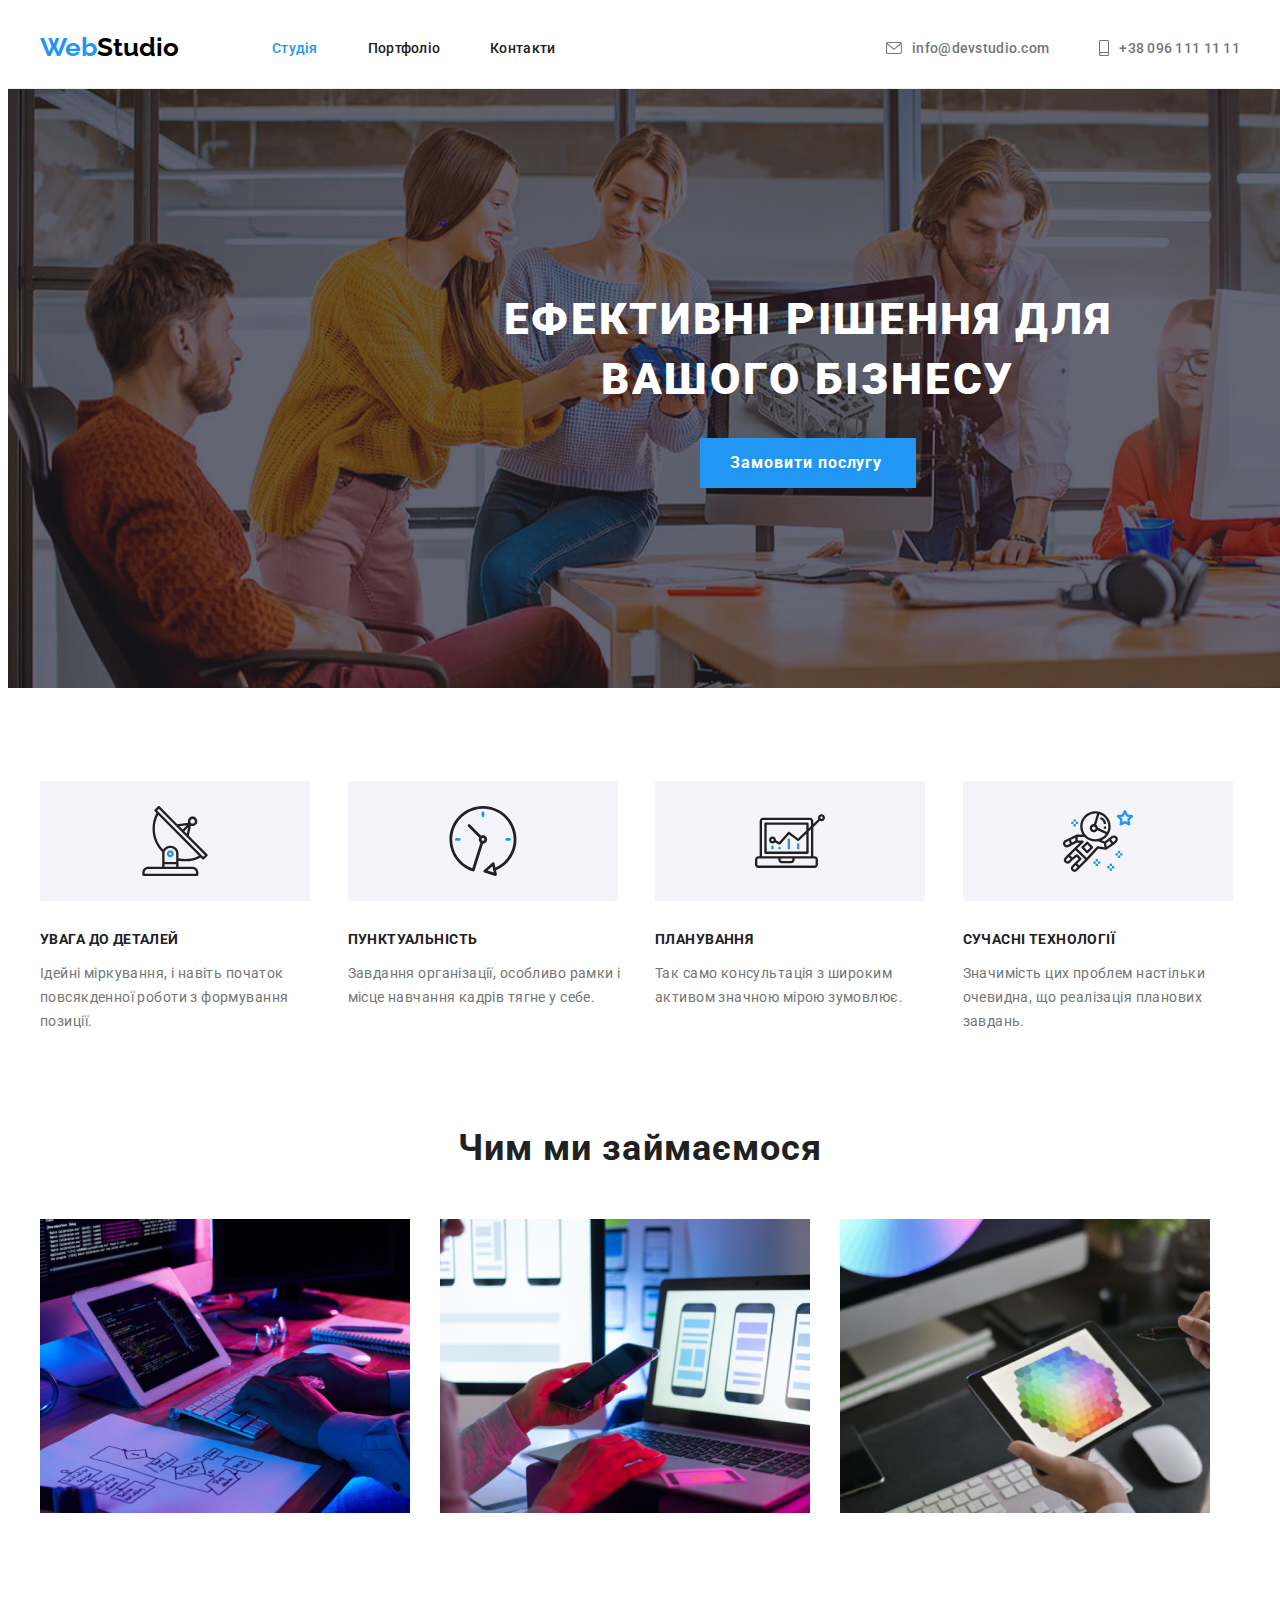
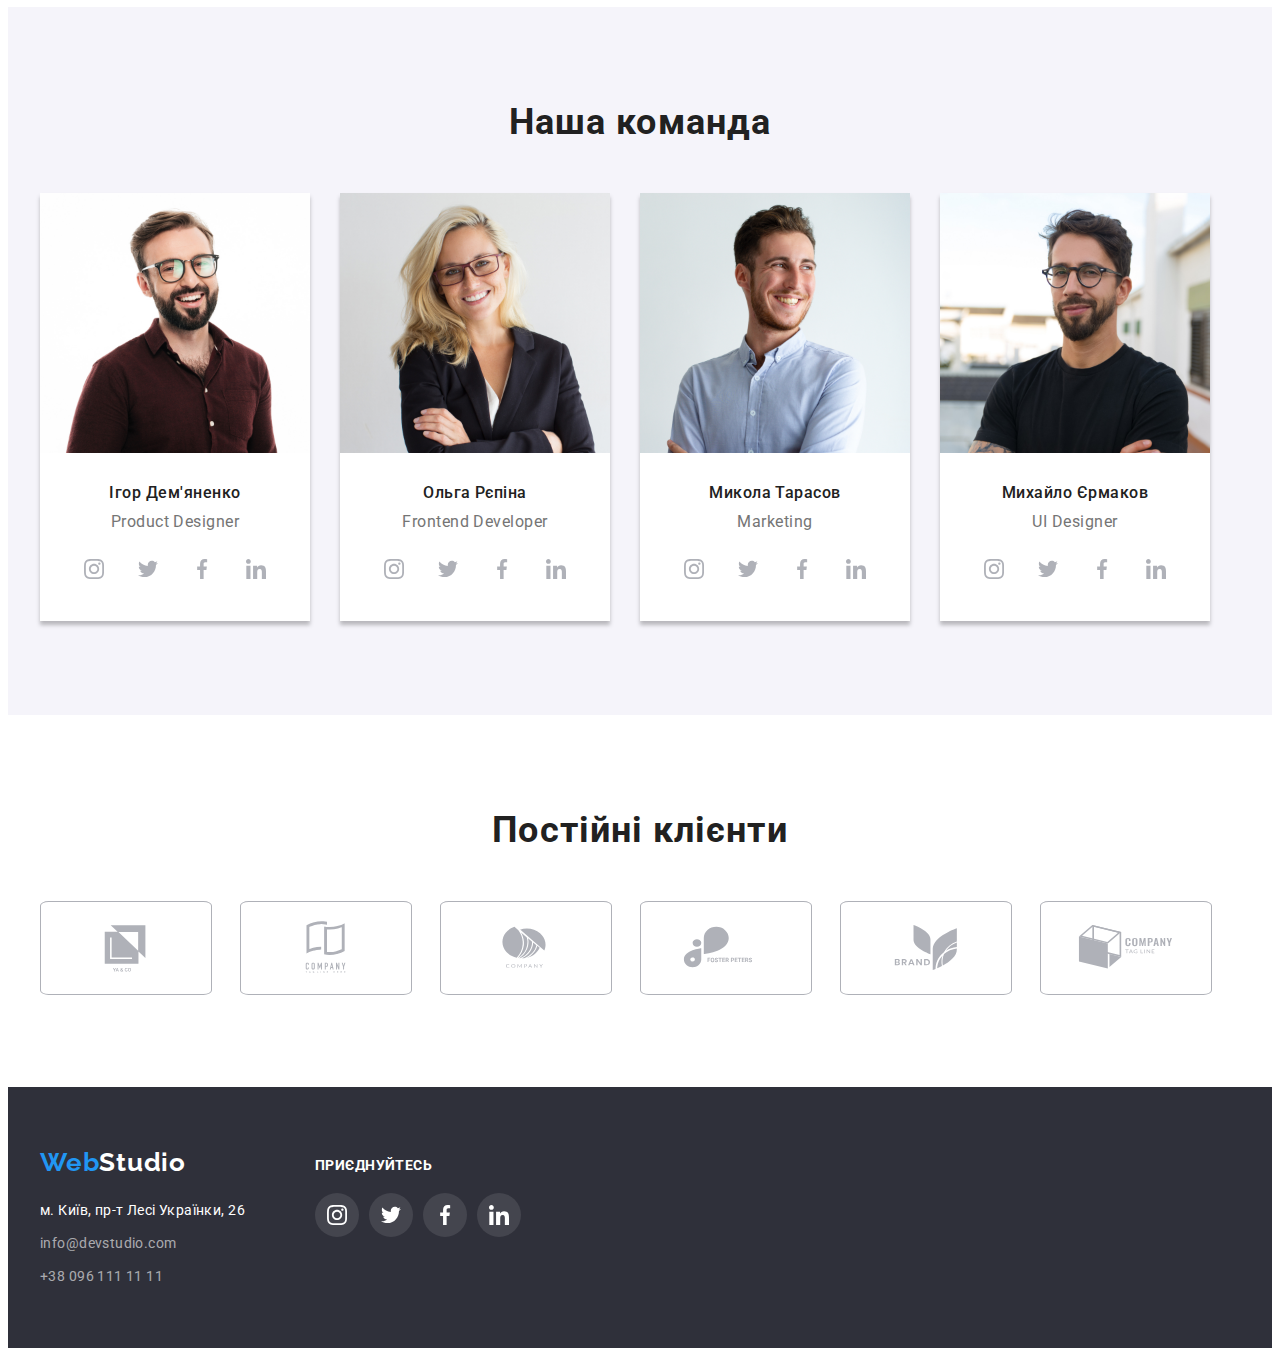
<file: index.html>
<!DOCTYPE html>
<html lang="uk">

<head>
  <meta charset="UTF-8" />
  <meta http-equiv="X-UA-Compatible" content="IE=edge" />
  <meta name="viewport" content="width=device-width, initial-scale=1.0" />
  <title>Web studio</title>
  <!-- Fonts -->
  <link rel="preconnect" href="https://fonts.googleapis.com">
  <link rel="preconnect" href="https://fonts.gstatic.com" crossorigin>
  <link href="https://fonts.googleapis.com/css2?family=Raleway:wght@700&family=Roboto:wght@400;500;700;900&display=swap"
    rel="stylesheet">
  <!-- Modern normalize -->
  <link rel="stylesheet" href="https://cdnjs.cloudflare.com/ajax/libs/modern-normalize/1.1.0/modern-normalize.min.css"
    integrity="sha512-wpPYUAdjBVSE4KJnH1VR1HeZfpl1ub8YT/NKx4PuQ5NmX2tKuGu6U/JRp5y+Y8XG2tV+wKQpNHVUX03MfMFn9Q=="
    crossorigin="anonymous" referrerpolicy="no-referrer" />

  <link rel="stylesheet" href="./css/styles.css">
</head>

<body class="page">
  <header class="header">
    <div class="container header-container">
      <a class="logo" lang="en" href="./index.html"><span class="accent">Web</span>Studio</a>
      <nav class="nav">
        <ul class="header-list list">
          <li class="header-item">
            <a class="header-link current" href="">Студія</a>
          </li>
          <li class="header-item">
            <a class="header-link" href="./portfolio.html">Портфоліо</a>
          </li>
          <li class="header-item">
            <a class="header-link" href="">Контакти</a>
          </li>
        </ul>
      </nav>
      <div class="header-link-block">
        <ul class="header-list list">
          <li class="header-item">
            <a class="header-link link-to" href="mailto:info@devstudio.com">
              <svg class="header-link-icon" width="16" height="12">
                <use href="./images/icons.svg#envelope"></use>
              </svg> info@devstudio.com</a>
          </li>
          <li class="header-item">
            <a class="header-link link-to" href="tel:+380961111111">
              <svg class="header-link-icon" width="10" height="16">
                <use href="./images/icons.svg#smartphone"></use>
              </svg> +38 096 111 11 11</a>
          </li>
        </ul>
      </div>
    </div>
  </header>
  <main>
    <!-- Герой -->
    <section class="section-hero">
      <div class="container">
        <h1 class="hero-title">Ефективні рішення для вашого бізнесу</h1>
        <button class="hero-btn" type="button">Замовити послугу</button>
      </div>
    </section>
    <!-- Особливості -->
    <section class="section-features">
      <div class="container">
        <h2 class="visually-hidden">Особливості</h2>
        <ul class="features-list list">
          <li class="features-item">
            <div class="features-icon"><svg class="" width="70" height="70">
                <use href="./images/icons.svg#antenna"></use>
              </svg></div>

            <h3 class="features-subtitles">УВАГА ДО ДЕТАЛЕЙ</h3>
            <p class="features-text">
              Ідейні міркування, і навіть початок повсякденної роботи з
              формування позиції.
            </p>
          </li>
          <li class="features-item">
            <div class="features-icon"><svg class="" width="70" height="70">
                <use href="./images/icons.svg#clock"></use>
              </svg></div>

            <h3 class="features-subtitles">ПУНКТУАЛЬНІСТЬ</h3>
            <p class="features-text">
              Завдання організації, особливо рамки і місце навчання кадрів тягне
              у себе.
            </p>
          </li>
          <li class="features-item">
            <div class="features-icon"><svg class="" width="70" height="70">
                <use href="./images/icons.svg#diagram"></use>
              </svg></div>

            <h3 class="features-subtitles">ПЛАНУВАННЯ</h3>
            <p class="features-text">
              Так само консультація з широким активом значною мірою зумовлює.
            </p>
          </li>
          <li class="features-item">
            <div class="features-icon"><svg class="" width="70" height="70">
                <use href="./images/icons.svg#astronaut"></use>
              </svg></div>

            <h3 class="features-subtitles">СУЧАСНІ ТЕХНОЛОГІЇ</h3>
            <p class="features-text">
              Значимість цих проблем настільки очевидна, що реалізація планових
              завдань.
            </p>
          </li>
        </ul>
      </div>
    </section>
    <!-- Чим займаємось -->
    <section class="section-work">
      <div class="container">
        <h2 class="work-title">Чим ми займаємося</h2>
        <ul class="work-list list">
          <li class="work-item">
            <img class="work-img" src="./images/section3/box1.jpeg" alt="Розробка програмного забезпечення" width="370"
              height="300" />
          </li>
          <li class="work-item">
            <img class="work-img" src="./images/section3/box2.jpeg" alt="Тестування мобільного додатку" width="370"
              height="300" />
          </li>
          <li class="work-item">
            <img class="work-img" src="./images/section3/box3.jpeg" alt="Робота з палітрою кольорів" width="370"
              height="300" />
          </li>
        </ul>
      </div>
    </section>
    <!-- Наша команда -->
    <section class="section-team">
      <div class="container team-container">
        <h2 class="team-title">Наша команда</h2>
        <ul class="team-list list">
          <li class="team-item">
            <img class="team-img" src="./images/section4/img.jpeg" alt="Ігор Демʼяненко" width="270" height="260" />
            <div class="team-worker">
              <h3 class="team-name">Ігор Дем'яненко</h3>
              <p class="team-profession" lang="en">Product Designer</p>
              <ul class="socials list">
                <li class="socials-item">
                  <a class="socials-link link" href="https://instagram.com" target="_blank" rel="noopener noreferrer"
                    aria-label="Instagram">
                    <svg class="socials-icon" width="20" height="20">
                      <use href="./images/icons.svg#instagram"></use>
                    </svg>
                  </a>
                </li>
                <li class="socials-item">
                  <a class="socials-link link" href="https://twitter.com" aria-label="Twitter" target="_blank"
                    rel="noopener noreferrer">
                    <svg class="socials-icon" width="20" height="20">
                      <use href="./images/icons.svg#twitter"></use>
                    </svg>
                  </a>
                </li>
                <li class="socials-item">
                  <a class="socials-link link" href="https://facebook.com" aria-label="Facebook" target="_blank"
                    rel="noopener noreferrer">
                    <svg class="socials-icon" width="20" height="20">
                      <use href="./images/icons.svg#facebook"></use>
                    </svg>
                  </a>
                </li>
                <li class="socials-item">
                  <a class="socials-link link" href="https://linkedin.com" aria-label="LinkedIn" target="_blank"
                    rel="noopener noreferrer">
                    <svg class="socials-icon" width="20" height="20">
                      <use href="./images/icons.svg#linkedin"></use>
                    </svg>
                  </a>
                </li>
              </ul>
            </div>
          </li>
          <li class="team-item">
            <img class="team-img" src="./images/section4/img2.jpeg" alt="Ольга Рєпіна" width="270" height="260" />
            <div class="team-worker">
              <h3 class="team-name">Ольга Рєпіна</h3>
              <p class="team-profession" lang="en">Frontend Developer</p>
              <ul class="socials list">
                <li class="socials-item">
                  <a class="socials-link link" href="https://instagram.com" target="_blank" rel="noopener noreferrer"
                    aria-label="Instagram">
                    <svg class="socials-icon" width="20" height="20">
                      <use href="./images/icons.svg#instagram"></use>
                    </svg>
                  </a>
                </li>
                <li class="socials-item">
                  <a class="socials-link link" href="https://twitter.com" aria-label="Twitter" target="_blank"
                    rel="noopener noreferrer">
                    <svg class="socials-icon" width="20" height="20">
                      <use href="./images/icons.svg#twitter"></use>
                    </svg>
                  </a>
                </li>
                <li class="socials-item">
                  <a class="socials-link link" href="https://facebook.com" aria-label="Facebook" target="_blank"
                    rel="noopener noreferrer">
                    <svg class="socials-icon" width="20" height="20">
                      <use href="./images/icons.svg#facebook"></use>
                    </svg>
                  </a>
                </li>
                <li class="socials-item">
                  <a class="socials-link link" href="https://linkedin.com" aria-label="LinkedIn" target="_blank"
                    rel="noopener noreferrer">
                    <svg class="socials-icon" width="20" height="20">
                      <use href="./images/icons.svg#linkedin"></use>
                    </svg>
                  </a>
                </li>
              </ul>
            </div>
          </li>
          <li class="team-item">
            <img class="team-img" src="./images/section4/img3.jpeg" alt="Микола Тарасов" width="270" height="260" />
            <div class="team-worker">
              <h3 class="team-name">Микола Тарасов</h3>
              <p class="team-profession" lang="en">Marketing</p>
              <ul class="socials list">
                <li class="socials-item">
                  <a class="socials-link link" href="https://instagram.com" target="_blank" rel="noopener noreferrer"
                    aria-label="Instagram">
                    <svg class="socials-icon" width="20" height="20">
                      <use href="./images/icons.svg#instagram"></use>
                    </svg>
                  </a>
                </li>
                <li class="socials-item">
                  <a class="socials-link link" href="https://twitter.com" aria-label="Twitter" target="_blank"
                    rel="noopener noreferrer">
                    <svg class="socials-icon" width="20" height="20">
                      <use href="./images/icons.svg#twitter"></use>
                    </svg>
                  </a>
                </li>
                <li class="socials-item">
                  <a class="socials-link link" href="https://facebook.com" aria-label="Facebook" target="_blank"
                    rel="noopener noreferrer">
                    <svg class="socials-icon" width="20" height="20">
                      <use href="./images/icons.svg#facebook"></use>
                    </svg>
                  </a>
                </li>
                <li class="socials-item">
                  <a class="socials-link link" href="https://linkedin.com" aria-label="LinkedIn" target="_blank"
                    rel="noopener noreferrer">
                    <svg class="socials-icon" width="20" height="20">
                      <use href="./images/icons.svg#linkedin"></use>
                    </svg>
                  </a>
                </li>
              </ul>
            </div>
          </li>
          <li class="team-item">
            <img class="team-img" src="./images/section4/img4.jpeg" alt="Михайло Єрмаков" width="270" height="260" />
            <div class="team-worker">
              <h3 class="team-name">Михайло Єрмаков</h3>
              <p class="team-profession" lang="en">UI Designer</p>
              <ul class="socials list">
                <li class="socials-item">
                  <a class="socials-link link" href="https://instagram.com" target="_blank" rel="noopener noreferrer"
                    aria-label="Instagram">
                    <svg class="socials-icon" width="20" height="20">
                      <use href="./images/icons.svg#instagram"></use>
                    </svg>
                  </a>
                </li>
                <li class="socials-item">
                  <a class="socials-link link" href="https://twitter.com" aria-label="Twitter" target="_blank"
                    rel="noopener noreferrer">
                    <svg class="socials-icon" width="20" height="20">
                      <use href="./images/icons.svg#twitter"></use>
                    </svg>
                  </a>
                </li>
                <li class="socials-item">
                  <a class="socials-link link" href="https://facebook.com" aria-label="Facebook" target="_blank"
                    rel="noopener noreferrer">
                    <svg class="socials-icon" width="20" height="20">
                      <use href="./images/icons.svg#facebook"></use>
                    </svg>
                  </a>
                </li>
                <li class="socials-item">
                  <a class="socials-link link" href="https://linkedin.com" aria-label="LinkedIn" target="_blank"
                    rel="noopener noreferrer">
                    <svg class="socials-icon" width="20" height="20">
                      <use href="./images/icons.svg#linkedin"></use>
                    </svg>
                  </a>
                </li>
              </ul>
            </div>
          </li>
        </ul>
      </div>
    </section>
    <!--  Постійні клієнти -->
    <section class="section-customers">
      <div class="container">
        <h2 class="customers-title">Постійні клієнти</h2>
        <ul class="customers-list list">
          <li class="customers-item">
            <a class="customers-link" href="">
              <svg class="customers-icon" width="106" height="60">
                <use href="./images/icons.svg#logo1"></use>
              </svg>
            </a>
          </li>
          <li class="customers-item">
            <a class="customers-link" href="">
              <svg class="customers-icon" width="106" height="60">
                <use href="./images/icons.svg#logo2"></use>
              </svg>
            </a>
          </li>
          <li class="customers-item">
            <a class="customers-link" href="">
              <svg class="customers-icon" width="106" height="60">
                <use href="./images/icons.svg#logo3"></use>
              </svg>
            </a>
          </li>
          <li class="customers-item">
            <a class="customers-link" href="">
              <svg class="customers-icon" width="106" height="60">
                <use href="./images/icons.svg#logo4"></use>
              </svg>
            </a>
          </li>
          <li class="customers-item">
            <a class="customers-link" href="">
              <svg class="customers-icon" width="106" height="60">
                <use href="./images/icons.svg#logo5"></use>
              </svg>
            </a>
          </li>
          <li class="customers-item">
            <a class="customers-link" href="">
              <svg class="customers-icon" width="106" height="60">
                <use href="./images/icons.svg#logo6"></use>
              </svg>
            </a>
          </li>
        </ul>
      </div>
    </section>
  </main>
  <footer class="footer">
    <div class="container footer-icon-main">
      <div class="footer-adress-div">
        <a class="footer-logo" lang="en" href=""><span class="accent">Web</span>Studio</a>
        <address class="footer-adress">
          <ul class="footer-list list">
            <li class="footer-item item-str">
              <a class="footer-link" href="https://goo.gl/maps/zwRMYUGouhkKtX1Y8" target="_blank"
                rel="noopener noreferrer">
                м. Київ, пр-т Лесі Українки, 26
              </a>
            </li>
            <li class="footer-item item-ml">
              <a class="footer-link link-cl" href="mailto:info@devstudio.com">info@devstudio.com</a>
            </li>
            <li class="footer-item item-tel">
              <a class="footer-link link-cl" href="tel:+380961111111">+38 096 111 11 11</a>
            </li>
          </ul>
        </address>
      </div>
      <div class="footer-icon-div">
        <h3 class="footer-icon-name">приєднуйтесь</h3>
        <ul class="footer-icon-list">
          <li class="footer-icon-item list">
            <a class="footer-link-icon link" href="https://instagram.com" target="_blank" rel="noopener noreferrer"
              aria-label="Instagram">
              <svg class="footer-icon" width="20" height="20">
                <use href="./images/icons.svg#instagram"></use>
              </svg>
            </a>
          </li>
          <li class="footer-icon-item list">
            <a class="footer-link-icon link" href="https://twitter.com" aria-label="Twitter" target="_blank"
              rel="noopener noreferrer">
              <svg class="footer-icon" width="20" height="20">
                <use href="./images/icons.svg#twitter"></use>
              </svg>
            </a>
          </li>
          <li class="footer-icon-item list">
            <a class="footer-link-icon link" href="https://facebook.com" aria-label="Facebook" target="_blank"
              rel="noopener noreferrer">
              <svg class="footer-icon" width="20" height="20">
                <use href="./images/icons.svg#facebook"></use>
              </svg>
            </a>
          </li>
          <li class="footer-icon-item list">
            <a class="footer-link-icon link" href="https://linkedin.com" aria-label="LinkedIn" target="_blank"
              rel="noopener noreferrer">
              <svg class="footer-icon" width="20" height="20">
                <use href="./images/icons.svg#linkedin"></use>
              </svg>
            </a>
          </li>
        </ul>
      </div>
    </div>

  </footer>
</body>

</html>
</file>
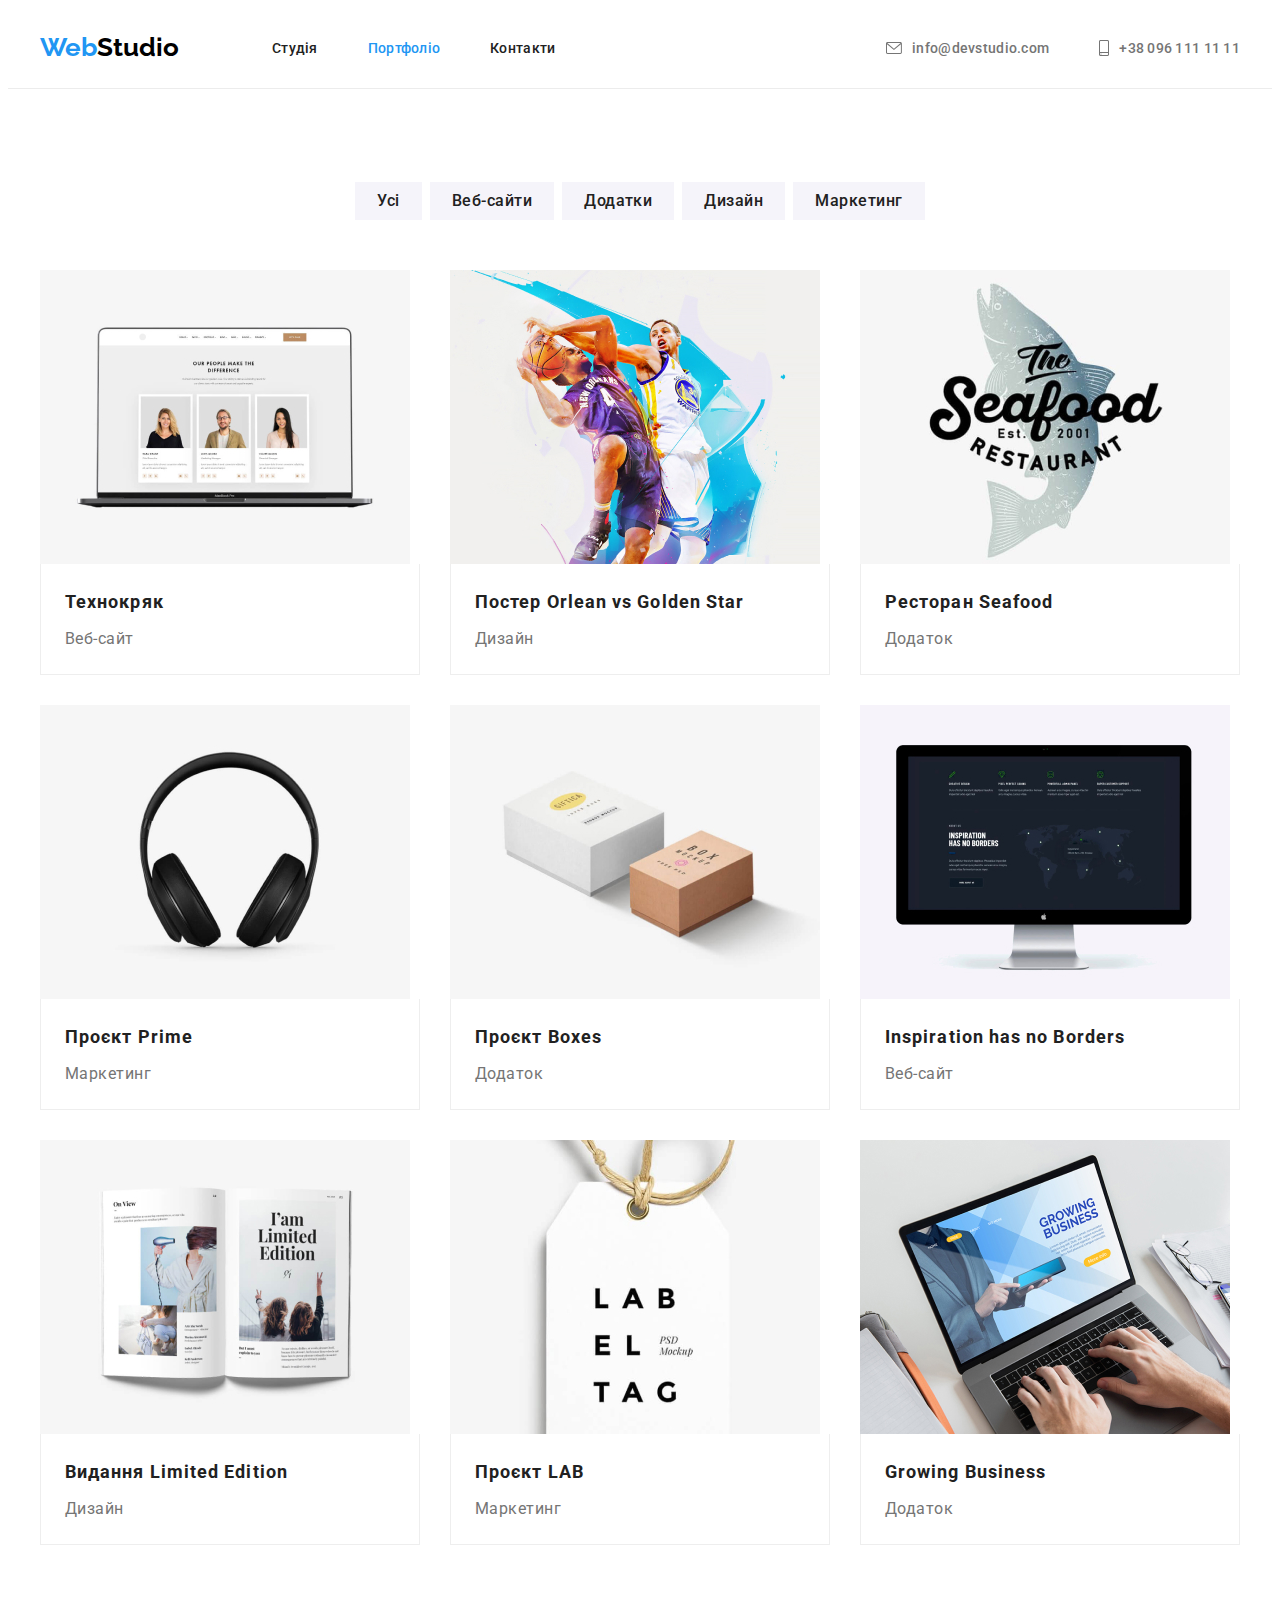
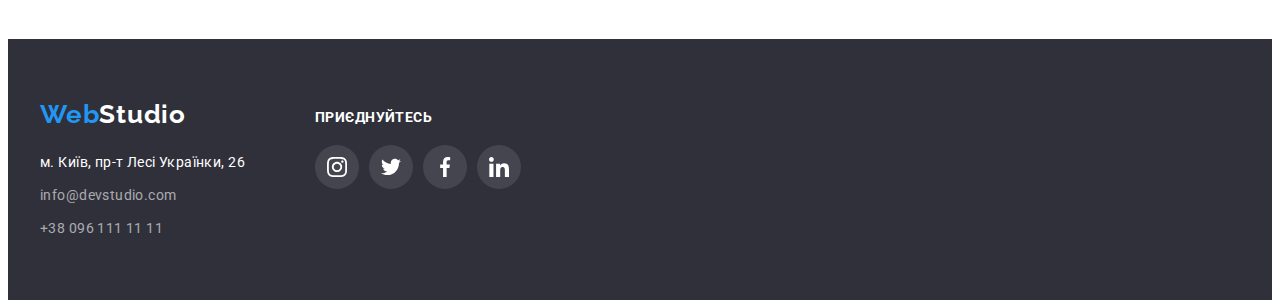
<file: portfolio.html>
<!DOCTYPE html>
<html lang="uk">

<head>
    <meta charset="UTF-8" />
    <meta http-equiv="X-UA-Compatible" content="IE=edge" />
    <meta name="viewport" content="width=device-width, initial-scale=1.0" />
    <title>Web studio</title>
    <!-- Fonts -->
    <link rel="preconnect" href="https://fonts.googleapis.com" />
    <link rel="preconnect" href="https://fonts.gstatic.com" crossorigin />
    <link
        href="https://fonts.googleapis.com/css2?family=Raleway:wght@700&family=Roboto:wght@400;500;700;900&display=swap"
        rel="stylesheet" />
    <!-- Modern normalize -->
    <link rel="stylesheet" href="https://cdnjs.cloudflare.com/ajax/libs/modern-normalize/1.1.0/modern-normalize.min.css"
        integrity="sha512-wpPYUAdjBVSE4KJnH1VR1HeZfpl1ub8YT/NKx4PuQ5NmX2tKuGu6U/JRp5y+Y8XG2tV+wKQpNHVUX03MfMFn9Q=="
        crossorigin="anonymous" referrerpolicy="no-referrer" />

    <link rel="stylesheet" href="./css/styles.css" />
</head>

<body class="page">
    <header class="header">
        <div class="container header-container">
            <a class="logo" lang="en" href="./index.html"><span class="accent">Web</span>Studio</a>
            <nav class="nav">
                <ul class="header-list list">
                    <li class="header-item">
                        <a class="header-link" href="./index.html">Студія</a>
                    </li>
                    <li class="header-item">
                        <a class="header-link current" href="">Портфоліо</a>
                    </li>
                    <li class="header-item">
                        <a class="header-link" href="">Контакти</a>
                    </li>
                </ul>
            </nav>
            <div class="header-link-block">
                <ul class="header-list list">
                    <li class="header-item">
                        <a class="header-link link-to mail-to" href="mailto:info@devstudio.com"><svg
                                class="header-link-icon" width="16" height="12">
                                <use href="./images/icons.svg#envelope"></use>
                            </svg> info@devstudio.com</a>
                    </li>
                    <li class="header-item">
                        <a class="header-link link-to" href="tel:+380961111111"><svg class="header-link-icon" width="10"
                                height="16">
                                <use href="./images/icons.svg#smartphone"></use>
                            </svg> +38 096 111 11 11</a>
                    </li>
                </ul>
            </div>
        </div>
    </header>
    <main>
        <!-- Проекти -->
        <section class="projects">
            <div class="container">
                <h1 class="visually-hidden">Проекти</h1>
                <ul class="filters-list list">
                    <li class="fiters-item">
                        <button class="filters-btn" type="button">Усі</button>
                    </li>
                    <li class="fiters-item">
                        <button class="filters-btn" type="button">Веб-сайти</button>
                    </li>
                    <li class="fiters-item">
                        <button class="filters-btn" type="button">Додатки</button>
                    </li>
                    <li class="fiters-item">
                        <button class="filters-btn" type="button">Дизайн</button>
                    </li>
                    <li class="fiters-item">
                        <button class="filters-btn" type="button">Маркетинг</button>
                    </li>
                </ul>
                <!-- <div class="project-cards"> -->
                <ul class="project-list list">
                    <li class="project-item">
                        <a href="" class="project-link link">
                            <img class="project-img" src="./images/portfolio/img1.jpeg" alt="Розкритий ноутбук"
                                width="370" />
                            <div class="cards-name">
                                <h2 class="project-name">Технокряк</h2>
                                <p class="project-filters">Веб-сайт</p>
                            </div>
                        </a>
                    </li>
                    <li class="project-item"><a href="" class="project-link link">
                            <img class="project-img" src="./images/portfolio/img2.jpeg" alt="Грають в баскетбол"
                                width="370" />
                            <div class="cards-name">
                                <h2 class="project-name">
                                    Постер <span lang="en">Orlean vs Golden Star</span>
                                </h2>
                                <p class="project-filters">Дизайн</p>
                            </div>
                        </a>
                    </li>
                    <li class="project-item"><a href="" class="project-link link">
                            <img class="project-img" src="./images/portfolio/img3.jpeg" alt="Логотип ресторану"
                                width="370" />
                            <div class="cards-name">
                                <h2 class="project-name">
                                    Ресторан <span lang="en">Seafood</span>
                                </h2>
                                <p class="project-filters">Додаток</p>
                            </div>
                        </a>
                    </li>
                    <li class="project-item"><a href="" class="project-link link">
                            <img class="project-img" src="./images/portfolio/img4.jpeg" alt="Навушники" width="370" />
                            <div class="cards-name">
                                <h2 class="project-name">Проєкт <span lang="en">Prime</span></h2>
                                <p class="project-filters">Маркетинг</p>
                            </div>
                        </a>
                    </li>
                    <li class="project-item"><a href="" class="project-link link">
                            <img class="project-img" src="./images/portfolio/img5.jpeg" alt="Дві коробочки"
                                width="370" />
                            <div class="cards-name">
                                <h2 class="project-name">Проєкт <span lang="en">Boxes</span></h2>
                                <p class="project-filters">Додаток</p>
                            </div>
                        </a>
                    </li>
                    <li class="project-item"><a href="" class="project-link link">
                            <img class="project-img" src="./images/portfolio/img6.jpeg" alt="Компьютерний дисплей"
                                width="370" />
                            <div class="cards-name">
                                <h2 class="project-name" lang="en">Inspiration has no Borders</h2>
                                <p class="project-filters">Веб-сайт</p>
                            </div>
                        </a>
                    </li>
                    <li class="project-item"><a href="" class="project-link link">
                            <img class="project-img" src="./images/portfolio/img7.jpeg" alt="Розгорнута книжка"
                                width="370" />
                            <div class="cards-name">
                                <h2 class="project-name">
                                    Видання <span lang="en">Limited Edition</span>
                                </h2>
                                <p class="project-filters">Дизайн</p>
                            </div>
                        </a>
                    </li>
                    <li class="project-item"><a href="" class="project-link link">
                            <img class="project-img" src="./images/portfolio/img8.jpeg" alt="Бирка з назвою проекта"
                                width="370" />
                            <div class="cards-name">
                                <h2 class="project-name">Проєкт <span lang="en">LAB</span></h2>
                                <p class="project-filters">Маркетинг</p>
                            </div>
                        </a>
                    </li>
                    <li class="project-item"><a href="" class="project-link link">
                            <img class="project-img" src="./images/portfolio/img9.jpeg" alt="Людина працюе на ноутбуці"
                                width="370" />
                            <div class="cards-name">
                                <h2 class="project-name" lang="en">Growing Business</h2>
                                <p class="project-filters">Додаток</p>
                            </div>
                        </a>
                    </li>
                </ul>
                <!-- </div> -->
            </div>
        </section>
    </main>
    <footer class="footer">
        <div class="container footer-icon-main">
            <div class="footer-adress-div">
                <a class="footer-logo" lang="en" href=""><span class="accent">Web</span>Studio</a>
                <address class="footer-adress">
                    <ul class="footer-list list">
                        <li class="footer-item item-str">
                            <a class="footer-link" href="https://goo.gl/maps/zwRMYUGouhkKtX1Y8" target="_blank"
                                rel="noopener noreferrer">
                                м. Київ, пр-т Лесі Українки, 26
                            </a>
                        </li>
                        <li class="footer-item item-ml">
                            <a class="footer-link link-cl" href="mailto:info@devstudio.com">info@devstudio.com</a>
                        </li>
                        <li class="footer-item item-tel">
                            <a class="footer-link link-cl" href="tel:+380961111111">+38 096 111 11 11</a>
                        </li>
                    </ul>
                </address>
            </div>
            <div class="footer-icon-div">
                <h3 class="footer-icon-name">приєднуйтесь</h3>
                <ul class="footer-icon-list">
                    <li class="footer-icon-item list">
                        <a class="footer-link-icon link" href="https://instagram.com" target="_blank"
                            rel="noopener noreferrer" aria-label="Instagram">
                            <svg class="footer-icon" width="20" height="20">
                                <use href="./images/icons.svg#instagram"></use>
                            </svg>
                        </a>
                    </li>
                    <li class="footer-icon-item list">
                        <a class="footer-link-icon link" href="https://twitter.com" aria-label="Twitter" target="_blank"
                            rel="noopener noreferrer">
                            <svg class="footer-icon" width="20" height="20">
                                <use href="./images/icons.svg#twitter"></use>
                            </svg>
                        </a>
                    </li>
                    <li class="footer-icon-item list">
                        <a class="footer-link-icon link" href="https://facebook.com" aria-label="Facebook"
                            target="_blank" rel="noopener noreferrer">
                            <svg class="footer-icon" width="20" height="20">
                                <use href="./images/icons.svg#facebook"></use>
                            </svg>
                        </a>
                    </li>
                    <li class="footer-icon-item list">
                        <a class="footer-link-icon link" href="https://linkedin.com" aria-label="LinkedIn"
                            target="_blank" rel="noopener noreferrer">
                            <svg class="footer-icon" width="20" height="20">
                                <use href="./images/icons.svg#linkedin"></use>
                            </svg>
                        </a>
                    </li>
                </ul>
            </div>
        </div>
    </footer>
</body>

</html>
</file>
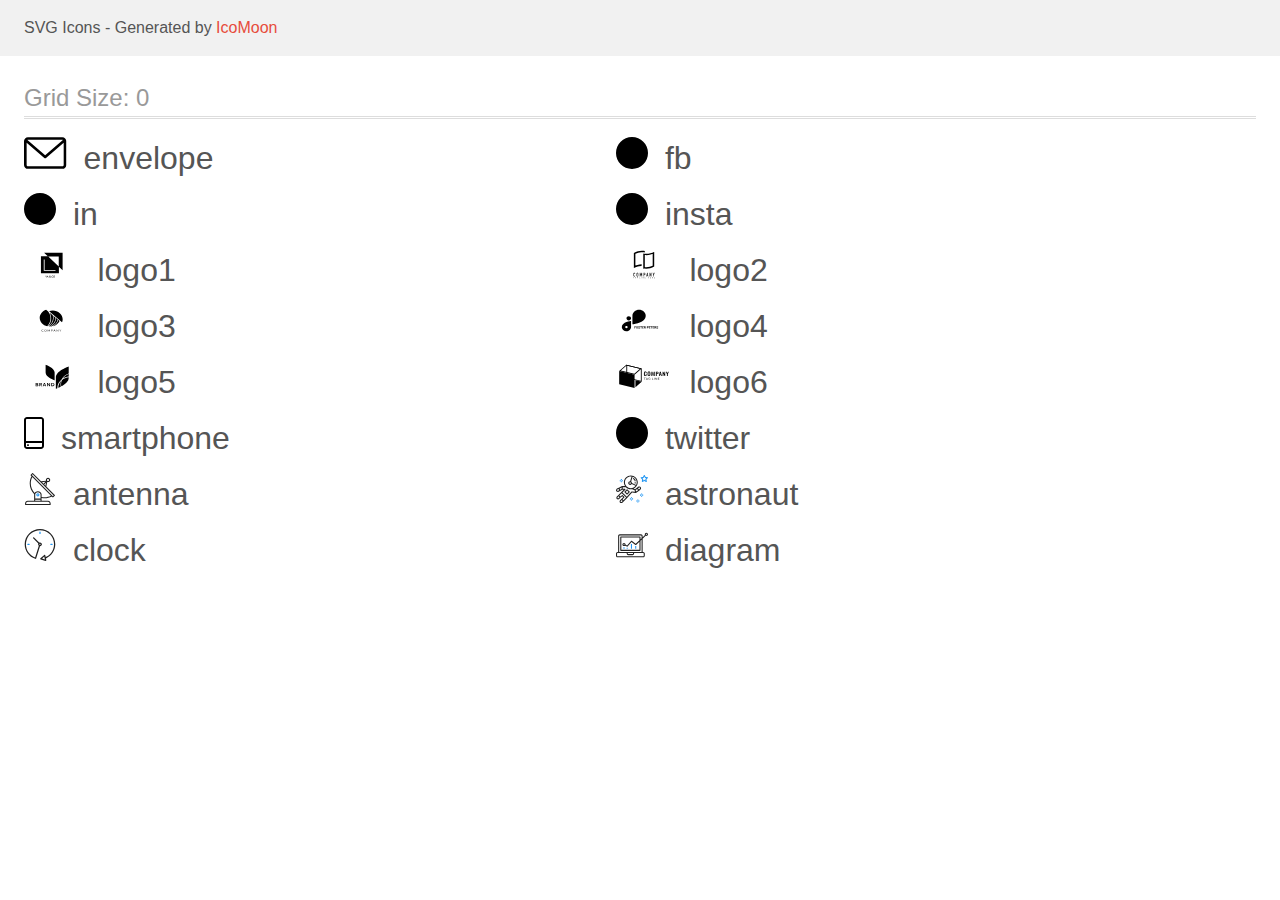
<file: images/icons/icomoon/demo.html>
<!doctype html>
<html>
<head>
    <title>IcoMoon - SVG Icons</title>
    <meta charset="utf-8">
    <meta name="viewport" content="width=device-width, initial-scale=1">
    <link rel="stylesheet" href="demo-files/demo.css">
    <link rel="stylesheet" href="style.css">
</head>
<body>
<svg aria-hidden="true" style="position: absolute; width: 0; height: 0; overflow: hidden;" version="1.1" xmlns="http://www.w3.org/2000/svg" xmlns:xlink="http://www.w3.org/1999/xlink">
<defs>
<symbol id="envelope" viewBox="0 0 43 32">
<path d="M38.667 0h-34.667c-2.205 0-4 1.795-4 4v24c0 2.205 1.795 4 4 4h34.667c2.205 0 4-1.795 4-4v-24c0-2.205-1.795-4-4-4zM38.667 2.667c0.181 0 0.355 0.037 0.512 0.104l-17.845 15.467-17.845-15.467c0.151-0.065 0.327-0.104 0.512-0.104h34.667zM38.667 29.333h-34.667c-0.736 0-1.333-0.597-1.333-1.333v0-22.413l17.792 15.421c0.233 0.203 0.539 0.327 0.875 0.327s0.642-0.124 0.876-0.328l-0.002 0.001 17.792-15.421v22.413c0 0.736-0.597 1.333-1.333 1.333v0z"></path>
</symbol>
<symbol id="fb" viewBox="0 0 32 32">
<path d="M32 16c0 0.006 0 0.013 0 0.020 0 4.412-1.791 8.405-4.686 11.293l-0 0c-2.888 2.895-6.881 4.687-11.293 4.687-0.007 0-0.014 0-0.021 0h0.001c-0.006 0-0.013 0-0.020 0-4.412 0-8.405-1.791-11.293-4.686l-0-0c-2.895-2.888-4.687-6.881-4.687-11.293 0-0.007 0-0.014 0-0.021v0.001c0-0.006 0-0.013 0-0.020 0-4.412 1.791-8.405 4.686-11.293l0-0c2.888-2.895 6.881-4.687 11.293-4.687 0.007 0 0.014 0 0.021 0h-0.001c0.006 0 0.013 0 0.020 0 4.412 0 8.405 1.791 11.293 4.686l0 0c2.895 2.888 4.687 6.881 4.687 11.293 0 0.007 0 0.014 0 0.021v-0.001z"></path>
<path d="M18.422 11.142h1.329v-2.313c-0.56-0.065-1.21-0.102-1.867-0.102-0.024 0-0.047 0-0.071 0h0.004c-1.915 0-3.226 1.204-3.226 3.418v2.036h-2.113v2.585h2.113v6.505h2.591v-6.505h2.027l0.322-2.585h-2.35v-1.782c0-0.747 0.201-1.258 1.243-1.258z"></path>
</symbol>
<symbol id="in" viewBox="0 0 32 32">
<path d="M32 16c0 0.006 0 0.013 0 0.020 0 4.412-1.791 8.405-4.686 11.293l-0 0c-2.888 2.895-6.881 4.687-11.293 4.687-0.007 0-0.014 0-0.021 0h0.001c-0.006 0-0.013 0-0.020 0-4.412 0-8.405-1.791-11.293-4.686l-0-0c-2.895-2.888-4.687-6.881-4.687-11.293 0-0.007 0-0.014 0-0.021v0.001c0-0.006 0-0.013 0-0.020 0-4.412 1.791-8.405 4.686-11.293l0-0c2.888-2.895 6.881-4.687 11.293-4.687 0.007 0 0.014 0 0.021 0h-0.001c0.006 0 0.013 0 0.020 0 4.412 0 8.405 1.791 11.293 4.686l0 0c2.895 2.888 4.687 6.881 4.687 11.293 0 0.007 0 0.014 0 0.021v-0.001z"></path>
<path d="M23.269 23.273h0.004v-5.335c0-2.609-0.561-4.62-3.612-4.62-1.467 0-2.451 0.804-2.853 1.567h-0.042v-1.324h-2.893v9.711h3.012v-4.808c0-1.266 0.24-2.491 1.808-2.491 1.545 0 1.568 1.445 1.568 2.572v4.728h3.009zM8.967 13.562h3.016v9.711h-3.016v-9.711zM10.474 8.727c-0.965 0-1.747 0.782-1.747 1.747v0c0 0.964 0.783 1.763 1.747 1.763s1.746-0.799 1.746-1.763c-0-0.964-0.782-1.746-1.746-1.747h-0z"></path>
</symbol>
<symbol id="insta" viewBox="0 0 32 32">
<path d="M32 16c0 0.006 0 0.013 0 0.020 0 4.412-1.791 8.405-4.686 11.293l-0 0c-2.888 2.895-6.881 4.687-11.293 4.687-0.007 0-0.014 0-0.021 0h0.001c-0.006 0-0.013 0-0.020 0-4.412 0-8.405-1.791-11.293-4.686l-0-0c-2.895-2.888-4.687-6.881-4.687-11.293 0-0.007 0-0.014 0-0.021v0.001c0-0.006 0-0.013 0-0.020 0-4.412 1.791-8.405 4.686-11.293l0-0c2.888-2.895 6.881-4.687 11.293-4.687 0.007 0 0.014 0 0.021 0h-0.001c0.006 0 0.013 0 0.020 0 4.412 0 8.405 1.791 11.293 4.686l0 0c2.895 2.888 4.687 6.881 4.687 11.293 0 0.007 0 0.014 0 0.021v-0.001z"></path>
<path d="M23.258 13.004c-0.033-0.773-0.159-1.304-0.337-1.764-0.193-0.505-0.479-0.936-0.841-1.29l-0.001-0.001c-0.354-0.36-0.784-0.645-1.263-0.83l-0.024-0.008c-0.463-0.179-0.991-0.304-1.764-0.337-0.778-0.037-1.025-0.046-3.001-0.046s-2.222 0.009-2.998 0.043c-0.773 0.033-1.304 0.159-1.764 0.338-0.505 0.193-0.936 0.479-1.29 0.84l-0.001 0.001c-0.36 0.354-0.645 0.784-0.83 1.263l-0.008 0.024c-0.18 0.463-0.304 0.991-0.338 1.764-0.037 0.778-0.046 1.025-0.046 3.001s0.009 2.222 0.043 2.998c0.034 0.773 0.159 1.304 0.338 1.764 0.194 0.505 0.48 0.935 0.84 1.29l0.001 0c0.364 0.369 0.804 0.656 1.287 0.838 0.463 0.18 0.992 0.305 1.764 0.338 0.776 0.034 1.023 0.043 2.998 0.043s2.222-0.009 2.998-0.043c0.773-0.033 1.304-0.159 1.764-0.337 0.981-0.386 1.742-1.148 2.12-2.104l0.009-0.025c0.179-0.463 0.304-0.992 0.338-1.764 0.034-0.776 0.042-1.023 0.042-2.998s-0.003-2.222-0.036-2.998zM21.949 18.943c-0.032 0.711-0.151 1.094-0.25 1.349-0.251 0.637-0.745 1.131-1.365 1.376l-0.016 0.006c-0.255 0.099-0.641 0.218-1.349 0.249-0.767 0.034-0.997 0.043-2.938 0.043s-2.174-0.009-2.938-0.043c-0.711-0.031-1.094-0.151-1.35-0.25-0.328-0.122-0.606-0.307-0.834-0.542l-0.001-0.001c-0.235-0.229-0.42-0.508-0.538-0.819l-0.005-0.016c-0.099-0.256-0.218-0.642-0.249-1.35-0.034-0.767-0.043-0.998-0.043-2.938s0.009-2.175 0.043-2.938c0.031-0.711 0.151-1.094 0.249-1.35 0.122-0.328 0.308-0.608 0.545-0.835l0.001-0.001c0.229-0.235 0.509-0.42 0.821-0.537l0.016-0.005c0.255-0.099 0.641-0.218 1.349-0.25 0.767-0.033 0.998-0.042 2.938-0.042 1.943 0 2.174 0.008 2.938 0.042 0.711 0.031 1.094 0.151 1.35 0.25 0.315 0.116 0.602 0.301 0.835 0.543 0.241 0.236 0.426 0.52 0.543 0.836 0.099 0.255 0.218 0.641 0.249 1.349 0.034 0.767 0.043 0.997 0.043 2.938s-0.009 2.167-0.043 2.935z"></path>
<path d="M16.027 12.265c-0 0-0 0-0.001 0-2.064 0-3.737 1.673-3.737 3.737s1.673 3.737 3.737 3.737c2.064 0 3.737-1.673 3.737-3.737 0-0 0-0 0-0.001v0c-0-2.064-1.673-3.736-3.737-3.737h-0zM16.027 18.425c-1.339-0-2.424-1.085-2.424-2.424s1.085-2.424 2.424-2.424c0 0 0 0 0 0h-0c1.339 0 2.424 1.085 2.424 2.424s-1.085 2.424-2.424 2.424v0zM20.784 12.117c0 0.482-0.391 0.873-0.873 0.873s-0.873-0.391-0.873-0.873v0c0-0.482 0.391-0.873 0.873-0.873s0.873 0.391 0.873 0.873v0z"></path>
</symbol>
<symbol id="logo1" viewBox="0 0 57 32">
<path d="M20.267 3.733l3.738 3.538-6.938-0.004v17.167h18.133v-6.564l3.733 3.534v-17.671h-18.667zM35.036 17.455l-10.597-10.032h10.597v10.032zM31.746 21.923h-11.81v-11.545h0.835v10.763h10.975v0.781zM22.725 26.72l-0.436 0.899-0.436-0.899h-0.366l0.637 1.198v0.698h0.331v-0.698l0.635-1.198h-0.364zM23.274 28.616l0.154-0.442h0.734l0.155 0.442h0.344l-0.717-1.896h-0.296l-0.716 1.896h0.342zM23.794 27.123l0.275 0.786h-0.549l0.275-0.787zM25.531 27.863c-0.045 0.067-0.071 0.149-0.071 0.238 0 0.001 0 0.002 0 0.003v-0c0 0.16 0.056 0.29 0.168 0.389s0.263 0.149 0.45 0.149c0.188 0 0.349-0.051 0.485-0.153l0.107 0.126h0.367l-0.278-0.33c0.109-0.149 0.164-0.341 0.164-0.574h-0.275c0 0.128-0.027 0.244-0.079 0.348l-0.366-0.432 0.129-0.094c0.078-0.053 0.144-0.119 0.195-0.195l0.002-0.003c0.038-0.061 0.060-0.136 0.060-0.216 0-0.001 0-0.002 0-0.003v0c0-0.002 0-0.005 0-0.007 0-0.117-0.051-0.221-0.132-0.293l-0-0c-0.084-0.076-0.197-0.123-0.32-0.123-0.007 0-0.013 0-0.020 0l0.001-0c-0.153 0-0.274 0.044-0.364 0.13s-0.135 0.203-0.135 0.352c0 0.061 0.014 0.123 0.043 0.189 0.030 0.065 0.082 0.144 0.155 0.237-0.14 0.101-0.235 0.188-0.282 0.261zM26.387 28.283c-0.081 0.066-0.185 0.106-0.299 0.107h-0c-0.005 0-0.010 0-0.015 0-0.082 0-0.156-0.031-0.212-0.083l0 0c-0.052-0.052-0.085-0.123-0.085-0.203 0-0.004 0-0.007 0-0.011l-0 0.001c0-0.101 0.052-0.192 0.156-0.271l0.041-0.029 0.414 0.489zM26.047 27.443c-0.090-0.11-0.134-0.202-0.134-0.275 0-0.063 0.019-0.116 0.055-0.157 0.034-0.039 0.084-0.063 0.139-0.063 0.003 0 0.005 0 0.008 0h-0c0.002-0 0.004-0 0.007-0 0.052 0 0.1 0.020 0.135 0.054l-0-0c0.037 0.035 0.056 0.077 0.056 0.126 0 0.002 0 0.005 0 0.007 0 0.071-0.031 0.134-0.080 0.177l-0 0-0.041 0.032-0.145 0.099zM29.133 28.473c0.13-0.114 0.205-0.272 0.224-0.474h-0.328c-0.018 0.135-0.059 0.232-0.124 0.29s-0.163 0.087-0.292 0.087c-0.141 0-0.249-0.054-0.323-0.162s-0.11-0.264-0.11-0.469v-0.167c0.002-0.203 0.041-0.355 0.117-0.46 0.077-0.105 0.188-0.157 0.331-0.157 0.123 0 0.217 0.030 0.28 0.091s0.104 0.158 0.12 0.294h0.328c-0.021-0.207-0.095-0.368-0.222-0.482s-0.296-0.171-0.506-0.171c-0.155 0-0.292 0.037-0.411 0.111-0.119 0.076-0.213 0.183-0.27 0.31l-0.002 0.005c-0.060 0.133-0.096 0.288-0.096 0.451 0 0.008 0 0.016 0 0.023l-0-0.001v0.177c0.003 0.174 0.035 0.327 0.098 0.46s0.151 0.234 0.266 0.306c0.116 0.071 0.249 0.107 0.4 0.107 0.216 0 0.389-0.056 0.519-0.169zM31.069 28.207c0.064-0.141 0.097-0.304 0.097-0.49v-0.105c0-0.006 0-0.013 0-0.020 0-0.169-0.036-0.329-0.102-0.473l0.003 0.007c-0.060-0.134-0.156-0.243-0.274-0.318l-0.003-0.002c-0.119-0.075-0.256-0.112-0.411-0.112s-0.291 0.037-0.411 0.113c-0.119 0.075-0.211 0.182-0.277 0.324-0.062 0.137-0.098 0.297-0.098 0.466 0 0.008 0 0.016 0 0.025l-0-0.001v0.107c0.001 0.181 0.034 0.341 0.099 0.48 0.066 0.139 0.159 0.246 0.279 0.322 0.121 0.075 0.258 0.112 0.411 0.112 0.156 0 0.293-0.037 0.412-0.112 0.119-0.076 0.212-0.183 0.276-0.323zM30.716 27.135c0.080 0.112 0.119 0.274 0.119 0.484v0.099c0 0.213-0.039 0.376-0.118 0.487-0.078 0.111-0.19 0.167-0.336 0.167-0.004 0-0.009 0-0.014 0-0.134 0-0.253-0.067-0.324-0.17l-0.001-0.001c-0.081-0.114-0.121-0.275-0.121-0.483v-0.109c0.002-0.204 0.043-0.362 0.122-0.473 0.071-0.102 0.188-0.168 0.321-0.168 0.005 0 0.010 0 0.014 0l-0.001-0c0.146 0 0.259 0.056 0.338 0.168z"></path>
</symbol>
<symbol id="logo2" viewBox="0 0 57 32">
<path d="M26.727 3.165h-0.073c-0.112-0.007-0.224-0.010-0.336-0.012h-0.243c-0.212 0-0.428 0.005-0.642 0.016-0.007-0.001-0.016-0.001-0.024-0.001s-0.017 0-0.025 0.001l0.001-0c-2.059 0.12-3.971 0.635-5.699 1.47l0.090-0.039-0.23 0.111v11.809l0.54-0.183c0.474-0.163 0.978-0.309 1.5-0.445 1.29-0.345 2.775-0.553 4.305-0.573l0.012-0v1.551c-0.193 0.001-0.38 0.006-0.568 0.016h-0.045c-1.212 0.068-2.348 0.25-3.442 0.537l0.12-0.027c-1.503 0.382-2.82 0.91-4.044 1.586l0.087-0.044v-15.145c1.195-0.711 2.578-1.29 4.042-1.665l0.11-0.024c1.173-0.315 2.52-0.499 3.909-0.505h0.231c0.273 0.007 0.539 0.019 0.788 0.038 0.658 0.046 1.31 0.15 1.949 0.311v1.527c-0.544-0.133-1.189-0.234-1.849-0.282l-0.039-0.002-0.039-0.003c-0.132-0.011-0.263-0.022-0.386-0.022zM29.415 4.726c0.339 0.026 0.69 0.038 1.044 0.038 1.464-0.006 2.881-0.198 4.231-0.554l-0.117 0.026c1.502-0.383 2.819-0.912 4.043-1.587l-0.087 0.044v14.875c-1.195 0.71-2.578 1.289-4.042 1.665l-0.11 0.024c-1.173 0.314-2.52 0.498-3.91 0.503h-0.004c-0.029 0-0.062 0-0.096 0-1.020 0-2.010-0.128-2.955-0.368l0.083 0.018v-14.972c0.229 0.053 0.466 0.102 0.706 0.142 0.394 0.067 0.81 0.115 1.214 0.145zM36.985 4.842l-0.54 0.181c-0.496 0.167-0.997 0.316-1.5 0.449-1.344 0.36-2.888 0.569-4.48 0.575h-0.004c-0.352 0-0.676-0.010-0.989-0.030l-0.43-0.028v12.148l0.37 0.032c0.342 0.030 0.696 0.045 1.052 0.045 1.257-0.006 2.473-0.172 3.631-0.48l-0.1 0.023c1.059-0.269 1.977-0.608 2.848-1.031l-0.088 0.039 0.23-0.111v-11.812z"></path>
<path d="M19.060 24.113c-0.145-0.15-0.348-0.243-0.572-0.243-0.010 0-0.020 0-0.030 0.001l0.001-0c-0.004-0-0.008-0-0.012-0-0.121 0-0.236 0.024-0.34 0.067l0.006-0.002c-0.205 0.082-0.364 0.243-0.442 0.444l-0.002 0.005c-0.043 0.107-0.063 0.22-0.062 0.335v2.023c-0.005 0.142 0.022 0.284 0.079 0.415 0.048 0.104 0.117 0.196 0.203 0.271 0.081 0.068 0.175 0.117 0.277 0.144 0.099 0.027 0.201 0.042 0.302 0.042 0.113 0.001 0.224-0.023 0.326-0.070 0.304-0.135 0.512-0.434 0.512-0.781v-0.226h-0.53v0.18c0 0.004 0 0.008 0 0.012 0 0.060-0.011 0.118-0.032 0.171l0.001-0.003c-0.018 0.045-0.044 0.083-0.077 0.114l-0 0c-0.061 0.047-0.137 0.076-0.221 0.077h-0c-0.009 0.001-0.020 0.002-0.031 0.002-0.089 0-0.168-0.043-0.216-0.11l-0.001-0.001c-0.044-0.071-0.071-0.158-0.071-0.251 0-0.007 0-0.014 0-0.021l-0 0.001v-1.887c-0.003-0.105 0.019-0.208 0.065-0.302 0.049-0.075 0.132-0.124 0.227-0.124 0.011 0 0.022 0.001 0.033 0.002l-0.001-0c0.003-0 0.006-0 0.010-0 0.092 0 0.174 0.045 0.226 0.114l0.001 0.001c0.055 0.071 0.088 0.162 0.088 0.26 0 0.004-0 0.008-0 0.012v-0.001 0.175h0.524v-0.206c0-0.003 0-0.006 0-0.009 0-0.124-0.024-0.243-0.067-0.352l0.002 0.006c-0.041-0.111-0.102-0.205-0.177-0.285l0 0zM22.202 24.091c-0.161-0.137-0.371-0.221-0.601-0.223h-0c-0.108 0-0.215 0.020-0.316 0.057-0.218 0.078-0.391 0.239-0.483 0.443l-0.002 0.005c-0.053 0.123-0.080 0.257-0.077 0.392v1.94c-0.004 0.137 0.023 0.272 0.077 0.397 0.048 0.105 0.117 0.197 0.205 0.271 0.081 0.075 0.176 0.133 0.279 0.171 0.101 0.037 0.208 0.057 0.316 0.057 0.231-0.001 0.442-0.087 0.603-0.229l-0.001 0.001c0.084-0.076 0.152-0.168 0.199-0.271 0.054-0.125 0.081-0.261 0.077-0.397v-1.941c0-0.005 0-0.011 0-0.017 0-0.135-0.029-0.264-0.080-0.381l0.002 0.006c-0.049-0.111-0.117-0.205-0.199-0.283l-0-0zM21.955 26.706c0.001 0.009 0.001 0.019 0.001 0.030 0 0.099-0.041 0.188-0.106 0.251l-0 0c-0.067 0.056-0.154 0.091-0.249 0.091s-0.182-0.034-0.25-0.091l0.001 0c-0.066-0.063-0.106-0.152-0.106-0.25 0-0.011 0-0.022 0.002-0.032l-0 0.001v-1.941c-0.001-0.009-0.001-0.019-0.001-0.030 0-0.098 0.041-0.187 0.106-0.25l0-0c0.067-0.056 0.154-0.091 0.249-0.091s0.182 0.034 0.25 0.091l-0.001-0c0.066 0.063 0.106 0.152 0.106 0.25 0 0.011-0 0.021-0.001 0.032l0-0.001v1.941zM26.329 27.573v-3.675h-0.508l-0.668 1.945h-0.009l-0.674-1.945h-0.503v3.674h0.525v-2.235h0.010l0.514 1.58h0.262l0.518-1.58h0.010v2.235h0.525zM29.311 24.157c-0.081-0.091-0.183-0.16-0.297-0.201-0.108-0.036-0.232-0.057-0.361-0.057-0.007 0-0.014 0-0.021 0h-0.779v3.675h0.524v-1.435h0.269c0.164 0.007 0.326-0.027 0.473-0.1 0.12-0.068 0.217-0.163 0.286-0.278l0.002-0.003c0.060-0.098 0.101-0.206 0.12-0.32 0.018-0.116 0.028-0.249 0.028-0.385 0-0.012-0-0.023-0-0.035l0 0.002c0.005-0.176-0.012-0.353-0.051-0.525-0.037-0.132-0.104-0.246-0.193-0.338l0 0zM29.041 25.277c-0.002 0.070-0.020 0.136-0.050 0.194l0.001-0.003c-0.030 0.056-0.077 0.101-0.133 0.128l-0.002 0.001c-0.065 0.030-0.14 0.047-0.22 0.047-0.010 0-0.019-0-0.028-0.001l0.001 0h-0.239v-1.249h0.27c0.008-0 0.016-0.001 0.025-0.001 0.077 0 0.149 0.017 0.214 0.048l-0.003-0.001c0.054 0.031 0.096 0.078 0.122 0.134l0.001 0.002c0.029 0.065 0.044 0.134 0.046 0.205v0.244c0 0.085 0.005 0.174 0 0.252h-0.005zM31.791 23.899h-0.429l-0.81 3.675h0.524l0.154-0.789h0.714l0.154 0.789h0.523l-0.829-3.675zM31.308 26.283l0.258-1.332h0.010l0.256 1.332h-0.523zM35.173 26.112h-0.010l-0.79-2.213h-0.503v3.675h0.523v-2.21h0.011l0.8 2.209h0.493v-3.674h-0.523v2.213zM38.372 23.899l-0.421 1.461h-0.011l-0.421-1.461h-0.554l0.719 2.122v1.553h0.524v-1.553l0.719-2.121h-0.555zM17.6 28.611h0.252v0.708h0.171v-0.708h0.251v-0.145h-0.674v0.146zM19.721 28.465l-0.331 0.853h0.182l0.070-0.194h0.34l0.073 0.194h0.187l-0.339-0.853h-0.182zM19.694 28.981l0.116-0.316 0.116 0.316h-0.232zM21.818 29.004h0.197v0.11c-0.055 0.044-0.126 0.072-0.203 0.072h-0c-0.004 0-0.008 0-0.012 0-0.068 0-0.129-0.032-0.169-0.081l-0-0c-0.040-0.057-0.063-0.127-0.063-0.203 0-0.007 0-0.013 0.001-0.020l-0 0.001c0-0.19 0.082-0.285 0.245-0.285 0.006-0.001 0.012-0.001 0.018-0.001 0.084 0 0.155 0.058 0.174 0.136l0 0.001 0.169-0.033c-0.036-0.166-0.156-0.251-0.362-0.251-0.003-0-0.007-0-0.011-0-0.11 0-0.211 0.042-0.287 0.11l0-0c-0.076 0.075-0.124 0.18-0.124 0.296 0 0.011 0 0.022 0.001 0.033l-0-0.001c-0 0.006-0 0.013-0 0.020 0 0.115 0.041 0.22 0.11 0.301l-0.001-0.001c0.075 0.078 0.181 0.126 0.297 0.126 0.009 0 0.018-0 0.027-0.001l-0.001 0c0.004 0 0.009 0 0.014 0 0.134 0 0.257-0.052 0.348-0.137l-0 0v-0.336h-0.37v0.144zM23.959 28.465h-0.173v0.853h0.597v-0.145h-0.425v-0.708zM25.77 28.465h-0.173v0.853h0.173v-0.853zM27.539 29.035l-0.349-0.57h-0.167v0.853h0.16v-0.557l0.343 0.557h0.172v-0.853h-0.158v0.57zM29.14 28.942h0.425v-0.145h-0.425v-0.187h0.457v-0.146h-0.63v0.853h0.647v-0.145h-0.475v-0.231zM33.020 28.802h-0.336v-0.336h-0.171v0.853h0.171v-0.373h0.336v0.373h0.172v-0.853h-0.172v0.337zM34.629 28.942h0.427v-0.145h-0.427v-0.187h0.459v-0.146h-0.629v0.853h0.646v-0.145h-0.475v-0.231zM36.812 28.943c0.149-0.023 0.224-0.102 0.224-0.237 0.001-0.007 0.001-0.015 0.001-0.024 0-0.068-0.033-0.128-0.085-0.166l-0.001-0c-0.063-0.032-0.137-0.051-0.216-0.051-0.012 0-0.023 0-0.035 0.001l0.002-0h-0.362v0.853h0.172v-0.357h0.034c0.004-0 0.009-0 0.014-0 0.034 0 0.066 0.007 0.094 0.020l-0.001-0.001c0.025 0.015 0.046 0.037 0.061 0.062l0.186 0.271h0.205l-0.104-0.166c-0.047-0.083-0.111-0.152-0.187-0.203l-0.002-0.001zM36.639 28.825h-0.126v-0.214h0.135c0.011-0.001 0.023-0.001 0.036-0.001 0.049 0 0.097 0.008 0.141 0.023l-0.003-0.001c0.023 0.021 0.037 0.050 0.037 0.083 0 0.037-0.018 0.069-0.045 0.090l-0 0c-0.043 0.014-0.092 0.021-0.142 0.021-0.011 0-0.022-0-0.033-0.001l0.002 0zM38.459 28.942h0.425v-0.145h-0.425v-0.187h0.459v-0.146h-0.631v0.853h0.647v-0.145h-0.475v-0.231z"></path>
</symbol>
<symbol id="logo3" viewBox="0 0 57 32">
<path d="M19.417 26.187c0.009 0 0.017 0.002 0.025 0.005s0.015 0.007 0.021 0.013l-0-0 0.116 0.111c-0.091 0.090-0.202 0.162-0.327 0.211-0.129 0.048-0.278 0.076-0.434 0.076-0.011 0-0.021-0-0.032-0l0.002 0c-0.149 0.003-0.298-0.021-0.436-0.071-0.128-0.046-0.237-0.114-0.33-0.2l0.001 0.001c-0.090-0.085-0.161-0.188-0.21-0.302l-0.002-0.006c-0.047-0.114-0.075-0.246-0.075-0.385 0-0.004 0-0.008 0-0.012v0.001c-0-0.006-0-0.013-0-0.020 0-0.272 0.118-0.516 0.305-0.684l0.001-0.001c0.099-0.087 0.218-0.155 0.349-0.201 0.143-0.048 0.296-0.072 0.45-0.070 0.008-0 0.018-0 0.028-0 0.139 0 0.273 0.024 0.398 0.067l-0.009-0.003c0.115 0.044 0.221 0.104 0.313 0.179l-0.098 0.118c-0.007 0.008-0.015 0.015-0.024 0.021l-0 0c-0.010 0.006-0.021 0.009-0.034 0.009-0.002 0-0.004-0-0.006-0l0 0c-0.016-0.001-0.030-0.005-0.043-0.012l0 0-0.052-0.032-0.073-0.041c-0.066-0.032-0.144-0.057-0.225-0.070l-0.005-0.001c-0.048-0.008-0.104-0.013-0.161-0.013-0.004 0-0.009 0-0.013 0h0.001c-0.003-0-0.007-0-0.011-0-0.112 0-0.219 0.020-0.319 0.055l0.007-0.002c-0.098 0.034-0.182 0.085-0.254 0.15l0.001-0.001c-0.073 0.068-0.128 0.149-0.164 0.237-0.038 0.089-0.059 0.193-0.059 0.302 0 0.004 0 0.008 0 0.011v-0.001c-0 0.004-0 0.008-0 0.013 0 0.11 0.022 0.215 0.061 0.311l-0.002-0.005c0.036 0.087 0.091 0.167 0.162 0.236 0.067 0.064 0.149 0.115 0.242 0.147 0.095 0.034 0.196 0.051 0.299 0.051 0.059 0.001 0.119-0.003 0.178-0.010 0.148-0.015 0.28-0.074 0.385-0.164l-0.001 0.001c0.015-0.012 0.034-0.020 0.055-0.020h0zM22.775 25.629c0 0.003 0 0.008 0 0.012 0 0.138-0.029 0.269-0.081 0.387l0.002-0.006c-0.052 0.12-0.126 0.222-0.218 0.304l-0.001 0.001c-0.097 0.086-0.211 0.154-0.337 0.198l-0.007 0.002c-0.132 0.045-0.284 0.071-0.442 0.071s-0.31-0.026-0.452-0.074l0.010 0.003c-0.132-0.047-0.245-0.115-0.342-0.202l0.001 0.001c-0.093-0.084-0.168-0.187-0.219-0.303l-0.002-0.006c-0.050-0.116-0.078-0.251-0.078-0.393s0.029-0.277 0.081-0.4l-0.003 0.007c0.050-0.115 0.125-0.22 0.221-0.309 0.097-0.085 0.213-0.15 0.341-0.194 0.132-0.046 0.284-0.072 0.442-0.072s0.31 0.026 0.452 0.075l-0.010-0.003c0.129 0.045 0.246 0.114 0.343 0.201 0.096 0.088 0.171 0.192 0.22 0.305 0.054 0.127 0.081 0.261 0.078 0.396zM22.47 25.629c0-0.005 0-0.011 0-0.017 0-0.108-0.020-0.211-0.058-0.305l0.002 0.006c-0.071-0.182-0.216-0.322-0.396-0.384l-0.005-0.001c-0.096-0.033-0.206-0.052-0.321-0.052s-0.225 0.019-0.329 0.054l0.007-0.002c-0.096 0.034-0.178 0.085-0.246 0.15l0-0c-0.068 0.064-0.122 0.143-0.156 0.232l-0.001 0.004c-0.035 0.094-0.055 0.202-0.055 0.316s0.020 0.222 0.058 0.322l-0.002-0.006c0.071 0.182 0.217 0.322 0.399 0.383l0.005 0.001c0.207 0.068 0.435 0.068 0.643 0 0.093-0.033 0.177-0.083 0.245-0.148 0.070-0.069 0.123-0.149 0.156-0.236 0.039-0.101 0.058-0.209 0.055-0.316zM25.067 25.96l0.031 0.070c0.011-0.025 0.021-0.048 0.033-0.070 0.013-0.027 0.026-0.050 0.039-0.072l-0.002 0.003 0.743-1.174c0.015-0.020 0.028-0.033 0.043-0.037s0.033-0.007 0.051-0.007c0.003 0 0.007 0 0.010 0l-0-0h0.22v1.909h-0.26v-1.463c-0.001-0.010-0.001-0.021-0.001-0.033s0-0.023 0.001-0.035l-0 0.002-0.748 1.19c-0.010 0.018-0.025 0.033-0.043 0.043l-0.001 0c-0.018 0.010-0.040 0.016-0.063 0.016-0 0-0.001 0-0.001 0h-0.042c-0 0-0.001 0-0.002 0-0.023 0-0.044-0.006-0.063-0.016l0.001 0c-0.018-0.010-0.033-0.025-0.043-0.043l-0-0.001-0.77-1.198v1.532h-0.251v-1.905h0.219c0.003-0 0.007-0 0.010-0 0.018 0 0.036 0.002 0.052 0.007l-0.001-0c0.018 0.008 0.032 0.021 0.041 0.037l0.759 1.175c0.014 0.020 0.026 0.042 0.037 0.066l0.001 0.003zM27.863 25.865v0.715h-0.29v-1.906h0.649c0.123-0.002 0.244 0.012 0.362 0.042 0.094 0.023 0.181 0.064 0.256 0.119 0.062 0.049 0.111 0.112 0.144 0.184l0.001 0.003c0.035 0.078 0.051 0.161 0.050 0.244 0 0.003 0 0.008 0 0.012 0 0.172-0.082 0.325-0.209 0.422l-0.001 0.001c-0.075 0.057-0.163 0.1-0.258 0.126-0.098 0.028-0.211 0.044-0.327 0.044-0.008 0-0.016-0-0.024-0l-0.351-0.005zM27.863 25.66h0.352c0.076 0.001 0.153-0.009 0.226-0.029 0.062-0.018 0.116-0.046 0.164-0.083l-0.001 0.001c0.082-0.068 0.133-0.169 0.133-0.282 0-0.002 0-0.003-0-0.005v0c0-0.006 0.001-0.013 0.001-0.021 0-0.049-0.011-0.095-0.030-0.137l0.001 0.002c-0.024-0.052-0.059-0.095-0.101-0.13l-0.001-0.001c-0.097-0.065-0.217-0.104-0.345-0.104-0.016 0-0.032 0.001-0.048 0.002l0.002-0h-0.352v0.786zM31.772 26.582h-0.229c-0.001 0-0.003 0-0.004 0-0.022 0-0.043-0.007-0.060-0.018l0 0c-0.016-0.011-0.029-0.026-0.038-0.044l-0-0.001-0.197-0.461h-0.994l-0.205 0.461c-0.018 0.037-0.055 0.062-0.099 0.062-0.001 0-0.002 0-0.003-0h-0.23l0.873-1.909h0.302l0.884 1.909zM30.332 25.874h0.82l-0.346-0.777c-0.027-0.059-0.048-0.118-0.066-0.179l-0.034 0.1c-0.010 0.030-0.021 0.059-0.032 0.081l-0.343 0.775zM33.029 24.683c0.017 0.008 0.032 0.020 0.043 0.034l1.273 1.439v-1.482h0.26v1.909h-0.145c-0.001 0-0.002 0-0.003 0-0.020 0-0.040-0.004-0.057-0.012l0.001 0c-0.018-0.009-0.034-0.021-0.047-0.035l-0-0-1.27-1.438c0.001 0.010 0.001 0.021 0.001 0.033s-0 0.023-0.001 0.034l0-0.002v1.419h-0.26v-1.909h0.154c0.018 0 0.036 0.003 0.052 0.009zM36.748 25.823v0.758h-0.291v-0.757l-0.804-1.15h0.26c0.002-0 0.004-0 0.006-0 0.021 0 0.040 0.006 0.056 0.016l-0-0c0.016 0.013 0.029 0.027 0.039 0.043l0.503 0.742c0.020 0.032 0.038 0.061 0.052 0.089s0.027 0.054 0.037 0.081l0.037-0.082c0.014-0.030 0.031-0.059 0.050-0.087l0.496-0.747c0.011-0.015 0.023-0.029 0.037-0.040l0-0c0.016-0.012 0.036-0.019 0.057-0.019 0.002 0 0.004 0 0.006 0h0.263l-0.805 1.155zM24.923 21.47c0.126 0.014 0.254 0.025 0.384 0.035 1.962-0.763 3.622-2.011 4.772-3.588s1.739-3.415 1.694-5.282l-2.162-1.878c0.439 1.988 0.234 4.043-0.594 5.935s-2.245 3.547-4.094 4.779z"></path>
<path d="M24.151 21.382l0.058 0.011c1.975-1.228 3.481-2.942 4.323-4.922s0.981-4.133 0.4-6.181l-3.080-2.676c1.245 2.199 1.747 4.661 1.445 7.099-0.301 2.437-1.392 4.75-3.147 6.669zM34.596 14.841c-0.523 2.052-1.794 3.902-3.623 5.276-0.5 0.38-1.064 0.737-1.658 1.043l-0.065 0.030c1.49-0.38 2.859-1.053 4.003-1.966s2.030-2.042 2.592-3.3l-1.249-1.084z"></path>
<path d="M34.106 14.539l-1.778-1.545c-0.034 1.762-0.611 3.483-1.669 4.986s-2.562 2.732-4.352 3.559h0.009c0.399 0 0.797-0.021 1.194-0.062 1.673-0.594 3.151-1.538 4.302-2.748s1.94-2.65 2.295-4.189zM24.409 6.485l-2.122-1.845c-1.897 0.637-3.527 1.756-4.68 3.212s-1.772 3.179-1.778 4.946c0.007 1.952 0.763 3.846 2.149 5.383 1.385 1.536 3.321 2.628 5.501 3.101 1.946-2.060 3.085-4.605 3.252-7.266s-0.647-5.299-2.323-7.531zM39.008 14.254c-0.007-2.316-1.070-4.535-2.955-6.173s-4.439-2.561-7.105-2.567c-0.006 0-0.014-0-0.021-0-1.281 0-2.512 0.213-3.66 0.606l0.079-0.024 12.989 11.286c0.423-0.919 0.671-1.995 0.672-3.128v-0z"></path>
</symbol>
<symbol id="logo4" viewBox="0 0 57 32">
<path d="M12.878 11.255h-0.002c-1.279 0-2.316 0.921-2.316 2.058v0.002c0 1.137 1.037 2.058 2.316 2.058h0.002c1.279 0 2.316-0.922 2.316-2.058v-0.001c0-1.137-1.037-2.059-2.316-2.059zM29.971 10.597c-0.004-1.579-0.711-3.092-1.967-4.209s-2.958-1.745-4.734-1.749c-1.777 0.003-3.481 0.631-4.737 1.748s-1.964 2.63-1.968 4.209v8.706s13.405-1.327 13.406-8.704v-0.002zM5.867 22.16c0.003 1.099 0.496 2.151 1.37 2.928s2.058 1.214 3.294 1.218c1.236-0.003 2.42-0.441 3.294-1.218s1.366-1.829 1.37-2.927v-6.058s-9.327 0.924-9.327 6.057zM10.53 23.245c-0.242 0-0.477-0.063-0.678-0.183-0.195-0.115-0.35-0.281-0.447-0.48l-0.003-0.007c-0.059-0.121-0.093-0.264-0.093-0.415 0-0.075 0.009-0.148 0.025-0.219l-0.001 0.007c0.047-0.211 0.163-0.404 0.334-0.556s0.388-0.255 0.625-0.297c0.072-0.013 0.154-0.021 0.239-0.021 0.168 0 0.328 0.030 0.476 0.085l-0.009-0.003c0.223 0.082 0.414 0.221 0.548 0.4s0.206 0.388 0.206 0.603c0.001 0.143-0.030 0.285-0.092 0.417-0.066 0.139-0.155 0.256-0.263 0.352l-0.001 0.001c-0.113 0.101-0.248 0.181-0.397 0.236-0.139 0.053-0.3 0.083-0.467 0.083-0 0-0.001 0-0.001 0h0v-0.004zM19.956 22.647h-0.9v0.93h-0.469v-2.276h1.482v0.38h-1.013v0.588h0.9v0.378zM22.209 22.491c0 0.224-0.039 0.42-0.118 0.589s-0.193 0.299-0.341 0.391c-0.139 0.086-0.308 0.138-0.489 0.138-0.006 0-0.012-0-0.018-0h0.001c-0.189 0-0.357-0.045-0.505-0.136-0.149-0.094-0.267-0.226-0.341-0.382l-0.002-0.006c-0.078-0.165-0.123-0.358-0.123-0.561 0-0.007 0-0.014 0-0.021v0.001-0.112c0-0.224 0.040-0.421 0.12-0.591 0.081-0.171 0.195-0.302 0.342-0.392 0.148-0.092 0.316-0.138 0.506-0.138s0.357 0.046 0.505 0.138c0.148 0.091 0.262 0.221 0.342 0.392 0.081 0.17 0.122 0.366 0.122 0.589v0.101zM21.734 22.388c0-0.238-0.043-0.42-0.128-0.544-0.076-0.113-0.203-0.186-0.348-0.186-0.006 0-0.013 0-0.019 0l0.001-0c-0.005-0-0.012-0-0.018-0-0.144 0-0.271 0.073-0.346 0.183l-0.001 0.001c-0.085 0.122-0.129 0.301-0.13 0.538v0.111c0 0.232 0.043 0.412 0.128 0.54s0.208 0.192 0.369 0.192c0.006 0 0.012 0 0.018 0 0.143 0 0.269-0.073 0.343-0.183l0.001-0.001c0.084-0.124 0.127-0.304 0.128-0.541v-0.111zM23.729 22.98c0-0.004 0-0.009 0-0.013 0-0.077-0.037-0.145-0.093-0.189l-0.001-0c-0.062-0.048-0.175-0.098-0.338-0.15-0.15-0.047-0.278-0.1-0.399-0.163l0.014 0.006c-0.259-0.14-0.388-0.328-0.388-0.564 0-0.123 0.034-0.233 0.103-0.328 0.070-0.097 0.17-0.172 0.299-0.227 0.13-0.054 0.276-0.081 0.437-0.081 0.163 0 0.307 0.029 0.435 0.089 0.127 0.059 0.226 0.141 0.295 0.249 0.071 0.107 0.107 0.229 0.107 0.365h-0.469c0-0.104-0.032-0.185-0.098-0.242-0.066-0.059-0.158-0.087-0.276-0.087-0.115 0-0.204 0.025-0.267 0.074-0.058 0.042-0.096 0.109-0.096 0.185 0 0.002 0 0.004 0 0.006v-0c0 0.074 0.037 0.136 0.111 0.186 0.075 0.050 0.185 0.097 0.33 0.14 0.267 0.080 0.461 0.18 0.583 0.299s0.183 0.267 0.183 0.444c0 0.197-0.075 0.352-0.224 0.464s-0.349 0.167-0.601 0.167c-0.175 0-0.334-0.032-0.478-0.096-0.135-0.057-0.247-0.148-0.328-0.261l-0.002-0.002c-0.070-0.105-0.112-0.234-0.112-0.373 0-0.005 0-0.010 0-0.015v0.001h0.47c0 0.251 0.15 0.377 0.45 0.377 0.111 0 0.198-0.022 0.261-0.067 0.057-0.041 0.093-0.107 0.093-0.182 0-0.003-0-0.006-0-0.009v0zM26.231 21.682h-0.697v1.895h-0.469v-1.895h-0.686v-0.38h1.853v0.38zM27.868 22.591h-0.9v0.61h1.056v0.377h-1.525v-2.276h1.522v0.38h-1.053v0.542h0.9v0.367zM29.142 22.744h-0.373v0.833h-0.469v-2.276h0.845c0.269 0 0.476 0.060 0.622 0.18s0.219 0.289 0.219 0.508c0 0.155-0.034 0.285-0.101 0.389-0.075 0.109-0.179 0.194-0.3 0.245l-0.005 0.002 0.492 0.93v0.021h-0.503l-0.427-0.832zM28.769 22.364h0.379c0.117 0 0.208-0.029 0.273-0.089 0.060-0.059 0.097-0.141 0.097-0.231 0-0.006-0-0.012-0-0.018l0 0.001c0-0.108-0.030-0.192-0.092-0.253s-0.154-0.092-0.28-0.092h-0.377v0.683zM31.609 22.775v0.802h-0.469v-2.276h0.887c0.171 0 0.321 0.031 0.45 0.094 0.13 0.062 0.23 0.151 0.3 0.267 0.069 0.115 0.105 0.245 0.105 0.392 0 0.223-0.077 0.399-0.229 0.528-0.153 0.128-0.363 0.193-0.633 0.193h-0.411zM31.609 22.396h0.419c0.124 0 0.219-0.029 0.283-0.087 0.066-0.059 0.099-0.142 0.099-0.25 0-0.005 0-0.011 0-0.017 0-0.098-0.037-0.187-0.099-0.254l0 0c-0.066-0.068-0.156-0.104-0.272-0.106h-0.43v0.715zM34.574 22.591h-0.9v0.61h1.056v0.377h-1.525v-2.276h1.522v0.38h-1.053v0.542h0.9v0.367zM36.75 21.682h-0.697v1.895h-0.469v-1.895h-0.687v-0.38h1.853v0.38zM38.387 22.591h-0.899v0.61h1.056v0.377h-1.525v-2.276h1.522v0.38h-1.053v0.542h0.9v0.367zM39.661 22.744h-0.373v0.833h-0.469v-2.276h0.846c0.269 0 0.476 0.060 0.622 0.18s0.219 0.289 0.219 0.508c0 0.155-0.034 0.285-0.101 0.389-0.075 0.109-0.179 0.194-0.301 0.245l-0.005 0.002 0.492 0.93v0.021h-0.503l-0.427-0.832zM39.287 22.364h0.378c0.117 0 0.209-0.029 0.273-0.089 0.060-0.059 0.097-0.141 0.097-0.232 0-0.006-0-0.012-0-0.018l0 0.001c0-0.108-0.030-0.192-0.092-0.253-0.060-0.061-0.154-0.092-0.279-0.092h-0.377v0.683zM42.042 22.98c0-0.004 0-0.009 0-0.013 0-0.077-0.037-0.146-0.094-0.189l-0.001-0c-0.062-0.048-0.175-0.098-0.338-0.15-0.15-0.047-0.278-0.1-0.399-0.163l0.014 0.006c-0.259-0.14-0.388-0.328-0.388-0.564 0-0.123 0.035-0.233 0.103-0.328 0.070-0.097 0.17-0.172 0.299-0.227 0.13-0.054 0.276-0.081 0.437-0.081 0.163 0 0.307 0.029 0.435 0.089 0.127 0.059 0.226 0.141 0.295 0.249 0.071 0.107 0.107 0.229 0.107 0.365h-0.469c0-0.104-0.032-0.185-0.098-0.242-0.066-0.059-0.158-0.087-0.276-0.087-0.115 0-0.204 0.025-0.267 0.074-0.058 0.042-0.096 0.109-0.096 0.186 0 0.002 0 0.003 0 0.005v-0c0 0.074 0.037 0.136 0.111 0.186s0.185 0.097 0.33 0.14c0.267 0.080 0.461 0.18 0.583 0.299s0.183 0.267 0.183 0.444c0 0.197-0.075 0.352-0.224 0.464s-0.349 0.167-0.601 0.167c-0.175 0-0.334-0.032-0.478-0.096-0.135-0.057-0.247-0.148-0.328-0.261l-0.002-0.002c-0.070-0.105-0.112-0.234-0.112-0.373 0-0.005 0-0.010 0-0.015v0.001h0.47c0 0.251 0.15 0.377 0.45 0.377 0.111 0 0.198-0.022 0.261-0.067 0.057-0.041 0.094-0.107 0.094-0.182 0-0.003-0-0.006-0-0.009v0z"></path>
</symbol>
<symbol id="logo5" viewBox="0 0 57 32">
<path d="M14.27 23.859c0.13 0.147 0.199 0.332 0.196 0.521 0.001 0.012 0.001 0.026 0.001 0.039 0 0.117-0.026 0.227-0.073 0.326l0.002-0.005c-0.056 0.119-0.135 0.218-0.232 0.296l-0.002 0.001c-0.221 0.152-0.494 0.243-0.789 0.243-0.032 0-0.064-0.001-0.096-0.003l0.004 0h-1.549v-3.301h1.517c0.027-0.002 0.058-0.003 0.090-0.003 0.279 0 0.539 0.083 0.756 0.225l-0.005-0.003c0.098 0.076 0.176 0.171 0.227 0.277 0.051 0.108 0.074 0.224 0.068 0.341 0.009 0.181-0.053 0.361-0.176 0.505-0.118 0.131-0.281 0.222-0.462 0.258 0.205 0.034 0.391 0.134 0.523 0.283zM12.454 23.361h0.649c0.147 0.010 0.293-0.029 0.412-0.11 0.047-0.039 0.085-0.088 0.109-0.144l0.001-0.003c0.019-0.043 0.030-0.092 0.030-0.145 0-0.011-0.001-0.022-0.001-0.033l0 0.001c0.001-0.008 0.001-0.018 0.001-0.028 0-0.053-0.011-0.104-0.031-0.15l0.001 0.002c-0.025-0.058-0.062-0.108-0.108-0.147l-0.001-0c-0.105-0.071-0.234-0.113-0.373-0.113-0.018 0-0.036 0.001-0.054 0.002l0.002-0h-0.638v0.867zM13.578 24.627c0.051-0.040 0.091-0.091 0.118-0.149l0.001-0.003c0.022-0.046 0.034-0.101 0.034-0.158 0-0.009-0-0.018-0.001-0.027l0 0.001c0-0.007 0.001-0.016 0.001-0.024 0-0.059-0.013-0.115-0.037-0.165l0.001 0.002c-0.029-0.061-0.070-0.112-0.121-0.151l-0.001-0.001c-0.112-0.076-0.249-0.121-0.397-0.121-0.015 0-0.030 0-0.045 0.001l0.002-0h-0.68v0.908h0.689c0.155 0.008 0.308-0.032 0.435-0.115zM17.371 25.278l-0.843-1.291h-0.317v1.291h-0.726v-3.302h1.374c0.029-0.002 0.064-0.003 0.098-0.003 0.323 0 0.622 0.107 0.862 0.287l-0.004-0.003c0.192 0.179 0.308 0.415 0.327 0.666 0.002 0.021 0.002 0.045 0.002 0.069 0 0.241-0.086 0.461-0.228 0.633l0.001-0.002c-0.171 0.175-0.396 0.296-0.649 0.335l-0.006 0.001 0.899 1.319h-0.789zM16.21 23.538h0.594c0.412 0 0.619-0.166 0.619-0.5 0-0.008 0.001-0.017 0.001-0.027 0-0.063-0.013-0.122-0.035-0.176l0.001 0.003c-0.028-0.067-0.068-0.124-0.118-0.171l-0-0c-0.113-0.085-0.255-0.136-0.41-0.136-0.020 0-0.040 0.001-0.060 0.003l0.003-0h-0.601l0.007 1.005zM21.339 24.613h-1.446l-0.255 0.665h-0.761l1.328-3.265h0.823l1.323 3.265h-0.761l-0.25-0.665zM21.145 24.114l-0.529-1.394-0.529 1.394h1.057zM26.305 25.278h-0.72l-1.616-2.245v2.245h-0.719v-3.302h0.719l1.616 2.259v-2.259h0.72v3.302zM30.418 24.488c-0.149 0.249-0.376 0.452-0.652 0.582-0.28 0.132-0.608 0.209-0.955 0.209-0.021 0-0.041-0-0.062-0.001l0.003 0h-1.282v-3.302h1.283c0.018-0 0.039-0.001 0.060-0.001 0.345 0 0.673 0.075 0.968 0.209l-0.015-0.006c0.276 0.128 0.503 0.329 0.652 0.576 0.148 0.269 0.226 0.565 0.226 0.867s-0.077 0.597-0.226 0.866zM29.593 24.409c0.196-0.205 0.317-0.482 0.318-0.788v-0c0-0.289-0.113-0.569-0.318-0.788-0.223-0.177-0.509-0.284-0.82-0.284-0.029 0-0.058 0.001-0.086 0.003l0.004-0h-0.5v2.138h0.5c0.025 0.002 0.054 0.003 0.083 0.003 0.311 0 0.596-0.107 0.822-0.285l-0.003 0.002zM21.79 3.609s9.3 3.215 9.103 7.867v7.869s-9.294-3.216-9.1-7.869l-0.003-7.867zM39.179 17.503c1.757-1.107 3.788-1.792 5.909-1.994v-2.464c-2.444 0.863-4.517 2.427-5.909 4.458z"></path>
<path d="M38.124 18.245c1.437-2.651 3.93-4.696 6.964-5.716v-7.098s-13.245 4.58-12.965 11.205v11.203s0.59-0.205 1.519-0.589c0-0.358 0-0.719 0.043-1.083 0.274-3.075 1.87-5.925 4.439-7.924z"></path>
<path d="M36.864 22.407c0.069-0.777 0.225-1.546 0.463-2.294-1.599 1.725-2.568 3.867-2.769 6.122-0.020 0.213-0.030 0.426-0.036 0.645 1.105-0.483 1.942-0.895 2.761-1.334l-0.214 0.105c-0.235-1.067-0.304-2.159-0.206-3.244zM37.391 22.447c-0.026 0.273-0.041 0.589-0.041 0.909 0 0.718 0.074 1.419 0.216 2.094l-0.012-0.066c3.619-1.983 7.685-5.046 7.528-8.748v-0.323c-2.586 0.265-5.004 1.3-6.885 2.946-0.415 0.932-0.702 2.014-0.804 3.148l-0.003 0.040z"></path>
</symbol>
<symbol id="logo6" viewBox="0 0 57 32">
<path d="M28.493 14.618c-0.203-0.262-0.326-0.596-0.326-0.958 0-0.036 0.001-0.071 0.004-0.107l-0 0.005v-1.538c0-0.471 0.107-0.829 0.321-1.075 0.213-0.245 0.581-0.367 1.101-0.366 0.489 0 0.837 0.105 1.042 0.313 0.224 0.266 0.333 0.591 0.308 0.919v0.362h-0.875v-0.366c0.003-0.119-0.005-0.239-0.026-0.358-0.015-0.087-0.060-0.161-0.125-0.212l-0.001-0.001c-0.079-0.053-0.175-0.084-0.279-0.084-0.013 0-0.026 0.001-0.039 0.001l0.002-0c-0.011-0.001-0.025-0.001-0.038-0.001-0.11 0-0.212 0.033-0.297 0.090l0.002-0.001c-0.072 0.058-0.124 0.139-0.145 0.232l-0 0.003c-0.022 0.105-0.035 0.226-0.035 0.351 0 0.010 0 0.021 0 0.031l-0-0.002v1.866c-0.014 0.18 0.025 0.36 0.112 0.524 0.045 0.056 0.104 0.1 0.172 0.126l0.003 0.001c0.051 0.020 0.111 0.032 0.173 0.032 0.019 0 0.037-0.001 0.055-0.003l-0.002 0c0.011 0.001 0.024 0.001 0.037 0.001 0.102 0 0.197-0.032 0.274-0.087l-0.002 0.001c0.068-0.056 0.115-0.135 0.13-0.224l0-0.002c0.020-0.124 0.030-0.249 0.027-0.374v-0.379h0.875v0.346c0.002 0.027 0.003 0.059 0.003 0.091 0 0.332-0.115 0.638-0.308 0.878l0.002-0.003c-0.201 0.228-0.544 0.342-1.047 0.342s-0.884-0.122-1.1-0.375zM32.137 14.634c-0.221-0.24-0.332-0.588-0.332-1.050v-1.618c0-0.457 0.11-0.803 0.332-1.037s0.59-0.351 1.109-0.35c0.515 0 0.882 0.117 1.103 0.35 0.221 0.235 0.333 0.58 0.333 1.037v1.617c0 0.457-0.112 0.807-0.337 1.049s-0.59 0.361-1.1 0.361-0.886-0.122-1.109-0.359zM33.653 14.245c0.079-0.149 0.115-0.314 0.105-0.478v-1.981c0.001-0.016 0.002-0.035 0.002-0.053 0-0.152-0.039-0.296-0.107-0.421l0.002 0.005c-0.046-0.057-0.107-0.101-0.176-0.128l-0.003-0.001c-0.051-0.020-0.11-0.031-0.171-0.031-0.021 0-0.042 0.001-0.062 0.004l0.002-0c-0.018-0.002-0.038-0.004-0.059-0.004-0.062 0-0.121 0.011-0.176 0.032l0.003-0.001c-0.072 0.027-0.133 0.071-0.179 0.128l-0.001 0.001c-0.080 0.147-0.116 0.308-0.105 0.469v1.99c-0.011 0.165 0.025 0.329 0.105 0.479 0.051 0.050 0.114 0.091 0.185 0.118 0.067 0.027 0.144 0.042 0.225 0.042s0.158-0.016 0.229-0.044l-0.004 0.001c0.071-0.028 0.133-0.068 0.185-0.118v-0.010zM35.735 10.626h0.942l0.708 2.984 0.725-2.984h0.916l0.093 4.307h-0.678l-0.073-2.994-0.699 2.994h-0.544l-0.724-3.005-0.067 3.005h-0.685l0.085-4.307zM40.176 10.626h1.468c0.845 0 1.268 0.407 1.268 1.223 0 0.781-0.445 1.171-1.335 1.17h-0.5v1.914h-0.906l0.005-4.308zM41.43 12.467c0.090 0.010 0.18 0.003 0.267-0.021 0.085-0.023 0.165-0.062 0.231-0.115 0.104-0.146 0.15-0.316 0.131-0.486 0.001-0.014 0.001-0.031 0.001-0.047 0-0.122-0.016-0.241-0.047-0.353l0.002 0.009c-0.014-0.046-0.037-0.085-0.067-0.119l0 0c-0.032-0.035-0.070-0.064-0.112-0.085l-0.002-0.001c-0.105-0.045-0.228-0.071-0.357-0.071-0.017 0-0.033 0-0.050 0.001l0.002-0h-0.351v1.287h0.352zM44.219 10.626h0.973l0.998 4.307h-0.845l-0.197-0.993h-0.868l-0.203 0.993h-0.857l0.998-4.307zM45.050 13.442l-0.339-1.808-0.339 1.808h0.677zM46.996 10.626h0.635l1.213 2.457v-2.457h0.752v4.307h-0.603l-1.221-2.565v2.565h-0.777l0.002-4.307zM51.357 13.291l-1.009-2.659h0.85l0.616 1.708 0.578-1.708h0.832l-0.997 2.659v1.642h-0.869v-1.643zM29.892 16.817v0.225h-0.739v1.75h-0.31v-1.75h-0.743v-0.225h1.792zM32.21 18.793h-0.239c-0.002 0-0.004 0-0.007 0-0.023 0-0.044-0.007-0.061-0.019l0 0c-0.017-0.011-0.031-0.026-0.039-0.045l-0-0.001-0.214-0.469h-1.026l-0.213 0.469c-0.007 0.021-0.018 0.039-0.033 0.053l-0 0c-0.017 0.012-0.039 0.019-0.062 0.019-0.002 0-0.004-0-0.006-0h-0.239l0.906-1.975h0.315l0.917 1.968zM30.709 18.059h0.855l-0.363-0.804c-0.023-0.051-0.046-0.112-0.064-0.176l-0.003-0.010c-0.013 0.037-0.023 0.074-0.034 0.105l-0.033 0.083-0.358 0.803zM33.771 18.598c0.057 0.003 0.114 0.003 0.171 0 0.049-0.004 0.097-0.012 0.145-0.023 0.044-0.009 0.088-0.021 0.131-0.036 0.040-0.014 0.080-0.031 0.121-0.049v-0.444h-0.362c-0.001 0-0.002 0-0.003 0-0.017 0-0.033-0.006-0.046-0.016l0 0c-0.006-0.004-0.010-0.010-0.014-0.016l-0-0c-0.003-0.005-0.004-0.011-0.004-0.018 0-0.001 0-0.001 0-0.002v0-0.151h0.703v0.757c-0.11 0.068-0.237 0.123-0.372 0.158l-0.010 0.002c-0.075 0.019-0.15 0.033-0.227 0.041-0.088 0.009-0.176 0.012-0.265 0.012-0.003 0-0.007 0-0.011 0-0.159 0-0.312-0.027-0.455-0.077l0.010 0.003c-0.14-0.049-0.26-0.119-0.364-0.208l0.002 0.001c-0.097-0.086-0.176-0.19-0.231-0.307l-0.002-0.006c-0.053-0.117-0.083-0.253-0.083-0.397 0-0.004 0-0.009 0-0.013v0.001c-0-0.004-0-0.008-0-0.012 0-0.145 0.030-0.283 0.084-0.407l-0.003 0.007c0.052-0.117 0.132-0.224 0.234-0.313 0.103-0.089 0.227-0.158 0.363-0.205 0.155-0.051 0.32-0.076 0.485-0.074 0.084 0 0.169 0.005 0.252 0.017 0.074 0.011 0.146 0.027 0.215 0.050 0.064 0.020 0.124 0.047 0.181 0.078 0.055 0.031 0.108 0.065 0.158 0.103l-0.087 0.122c-0.007 0.011-0.017 0.020-0.029 0.026l-0 0c-0.012 0.007-0.026 0.010-0.042 0.011h-0c-0.021-0-0.040-0.006-0.057-0.016l0.001 0c-0.037-0.017-0.066-0.033-0.094-0.050l0.005 0.003c-0.034-0.019-0.074-0.037-0.115-0.052l-0.006-0.002c-0.046-0.017-0.102-0.032-0.16-0.043l-0.007-0.001c-0.065-0.011-0.141-0.017-0.218-0.017-0.004 0-0.008 0-0.013 0h0.001c-0.003-0-0.007-0-0.011-0-0.121 0-0.238 0.020-0.346 0.057l0.008-0.002c-0.101 0.035-0.192 0.088-0.267 0.156-0.072 0.067-0.129 0.149-0.166 0.241l-0.002 0.005c-0.038 0.098-0.061 0.211-0.061 0.329s0.022 0.232 0.063 0.336l-0.002-0.006c0.039 0.093 0.101 0.178 0.181 0.249 0.074 0.068 0.164 0.121 0.264 0.156 0.115 0.034 0.237 0.047 0.359 0.039zM36.659 18.567h0.989v0.225h-1.291v-1.975h0.309l-0.007 1.75zM38.677 18.793h-0.309v-1.975h0.309v1.975zM39.83 16.827c0.019 0.009 0.034 0.021 0.047 0.036l0 0 1.324 1.489c-0.001-0.011-0.001-0.023-0.001-0.035s0-0.025 0.001-0.037l-0 0.002v-1.472h0.27v1.984h-0.156c-0.003 0-0.007 0-0.010 0-0.021 0-0.040-0.004-0.058-0.012l0.001 0c-0.019-0.010-0.035-0.022-0.048-0.037l-0-0-1.323-1.488v1.536h-0.259v-1.975h0.161c0.018 0 0.035 0.003 0.051 0.009zM43.753 16.817v0.217h-1.098v0.652h0.89v0.21h-0.89v0.674h1.098v0.218h-1.417v-1.971h1.417zM11.286 4.617l13.757 3.372v11.818l-13.757-3.371v-11.82zM10.404 3.609v13.401l15.52 3.806v-13.399l-15.52-3.807z"></path>
<path d="M18.722 27.036l-15.522-3.809v-13.399l15.522 3.807v13.401z"></path>
<path d="M10.661 4.465l13.578 3.33-5.774 4.987-13.579-3.332 5.776-4.986zM10.404 3.609l-7.204 6.219 15.522 3.808 7.202-6.22-15.52-3.807zM19.595 26.282l6.329-5.466-6.33-1.552v7.019z"></path>
</symbol>
<symbol id="smartphone" viewBox="0 0 20 32">
<path d="M17 0h-14c-1.654 0-3 1.346-3 3v26c0 1.654 1.346 3 3 3h14c1.654 0 3-1.346 3-3v-26c0-1.654-1.346-3-3-3zM3 2h14c0.552 0 1 0.448 1 1v0 21h-16v-21c0-0.552 0.448-1 1-1v0zM17 30h-14c-0.552 0-1-0.448-1-1v0-3h16v3c0 0.552-0.448 1-1 1v0z"></path>
<path d="M4.708 27.478c0.18 0.163 0.293 0.399 0.293 0.66s-0.113 0.497-0.292 0.659l-0.001 0.001c-0.186 0.17-0.435 0.275-0.708 0.275s-0.522-0.104-0.709-0.275l0.001 0.001c-0.18-0.163-0.293-0.399-0.293-0.66s0.113-0.497 0.292-0.659l0.001-0.001c0.186-0.17 0.435-0.275 0.708-0.275s0.522 0.104 0.709 0.275l-0.001-0.001z"></path>
</symbol>
<symbol id="twitter" viewBox="0 0 32 32">
<path d="M32 16c0 0.006 0 0.013 0 0.020 0 4.412-1.791 8.405-4.686 11.293l-0 0c-2.888 2.895-6.881 4.687-11.293 4.687-0.007 0-0.014 0-0.021 0h0.001c-0.006 0-0.013 0-0.020 0-4.412 0-8.405-1.791-11.293-4.686l-0-0c-2.895-2.888-4.687-6.881-4.687-11.293 0-0.007 0-0.014 0-0.021v0.001c0-0.006 0-0.013 0-0.020 0-4.412 1.791-8.405 4.686-11.293l0-0c2.888-2.895 6.881-4.687 11.293-4.687 0.007 0 0.014 0 0.021 0h-0.001c0.006 0 0.013 0 0.020 0 4.412 0 8.405 1.791 11.293 4.686l0 0c2.895 2.888 4.687 6.881 4.687 11.293 0 0.007 0 0.014 0 0.021v-0.001z"></path>
<path d="M23.273 11.49c-0.5 0.224-1.080 0.39-1.688 0.467l-0.031 0.003c0.618-0.371 1.083-0.945 1.306-1.627l0.006-0.021c-0.544 0.328-1.178 0.579-1.853 0.715l-0.038 0.006c-0.545-0.582-1.319-0.945-2.177-0.945-1.646 0-2.981 1.335-2.981 2.981 0 0.001 0 0.002 0 0.003v-0c0 0.236 0.020 0.464 0.070 0.68-2.479-0.121-4.673-1.309-6.147-3.119-0.256 0.432-0.407 0.952-0.407 1.508v0c0 1.033 0.531 1.948 1.324 2.478-0.496-0.014-0.958-0.148-1.362-0.375l0.015 0.008v0.033c0.001 1.439 1.017 2.64 2.37 2.927l0.020 0.003c-0.227 0.062-0.487 0.098-0.756 0.098-0.009 0-0.018-0-0.028-0h0.001c-0.014 0-0.030 0-0.047 0-0.183 0-0.362-0.019-0.534-0.054l0.017 0.003c0.386 1.181 1.483 2.049 2.786 2.078-1.006 0.793-2.292 1.271-3.69 1.271-0.003 0-0.005 0-0.008 0h0c-0.012 0-0.026 0-0.039 0-0.238 0-0.472-0.015-0.701-0.044l0.027 0.003c1.285 0.839 2.858 1.338 4.547 1.338 0.010 0 0.019-0 0.029-0h-0.002c5.487 0 8.487-4.545 8.487-8.486 0-0.131-0.004-0.259-0.011-0.385 0.59-0.425 1.087-0.938 1.481-1.526l0.014-0.021z"></path>
</symbol>
<symbol id="antenna" viewBox="0 0 32 32">
<path fill="#212121" style="fill: var(--color1, #212121)" d="M30.773 22.098l-8.443-8.505 0.937-4.616c0.225 0.090 0.485 0.144 0.758 0.146h0.007c0.008 0 0.017 0 0.026 0 1.192 0 2.159-0.967 2.159-2.159s-0.967-2.159-2.159-2.159c-1.192 0-2.159 0.967-2.159 2.159 0 0.259 0.046 0.508 0.13 0.739l-0.005-0.015-4.96 0.606-8.091-8.133c-0.096-0.098-0.229-0.159-0.376-0.16h-0c-0.14 0.001-0.274 0.057-0.373 0.155l-1.512 1.504c-0.096 0.097-0.156 0.23-0.156 0.377s0.060 0.281 0.156 0.377v0l0.814 0.825c-1.143 2.062-1.816 4.522-1.816 7.139 0 4.106 1.656 7.824 4.336 10.525l-0.001-0.001c0.043 0.041 0.092 0.074 0.146 0.097-0.032 0.164-0.051 0.353-0.052 0.546v6.188h-6.4c-1.472 0.001-2.666 1.194-2.667 2.666v1.067c0 0.295 0.239 0.534 0.534 0.534h24.534c0.294 0 0.533-0.239 0.533-0.534v-1.067c-0.002-1.472-1.195-2.665-2.666-2.666h-6.4v-2.742c1.003 0.21 2.024 0.317 3.049 0.32 2.58-0.003 5.005-0.663 7.117-1.822l-0.077 0.039 0.818 0.823c0.099 0.101 0.235 0.159 0.376 0.16 0.14-0.001 0.274-0.057 0.373-0.155l1.512-1.504c0.096-0.097 0.156-0.23 0.156-0.377s-0.060-0.281-0.156-0.377v0zM23.28 6.233c0.193-0.192 0.459-0.31 0.752-0.31 0.589 0 1.067 0.478 1.067 1.066s-0.477 1.066-1.067 1.066c-0 0-0 0-0 0h-0.004c-0.587-0.003-1.061-0.479-1.061-1.066 0-0.295 0.12-0.563 0.314-0.756l0-0h-0.002zM22.024 9.737l-0.598 2.946-1.175-1.183 1.774-1.763zM21.419 8.835l-1.92 1.909-1.486-1.493 3.406-0.416zM24.004 28.8c0.884 0 1.6 0.716 1.6 1.6v0 0.534h-23.466v-0.534c0-0.884 0.716-1.6 1.6-1.6v0h20.267zM16.538 26.666v1.067h-5.334v-1.067h5.334zM11.204 25.6v-4.053c0-1.294 1.196-2.346 2.667-2.346s2.667 1.053 2.667 2.346v4.053h-5.334zM17.604 23.904v-2.357c0-1.882-1.675-3.413-3.733-3.413-0.017-0-0.038-0-0.058-0-1.353 0-2.54 0.707-3.213 1.771l-0.009 0.016c-2.36-2.482-3.812-5.846-3.812-9.55 0-2.314 0.567-4.496 1.569-6.414l-0.036 0.077 18.602 18.709c-1.823 0.947-3.979 1.502-6.266 1.502-1.079 0-2.128-0.124-3.136-0.357l0.093 0.018zM28.893 23.22l-21.057-21.181 0.754-0.752 7.935 7.98c0.004 0 0.006 0.007 0.010 0.010l13.114 13.191-0.757 0.752z"></path>
<path fill="#2196f3" style="fill: var(--color2, #2196f3)" d="M13.876 20.267h-0.005c-0.001 0-0.002 0-0.002 0-0.884 0-1.6 0.716-1.6 1.6s0.715 1.599 1.597 1.6h0.005c0.001 0 0.001 0 0.002 0 0.884 0 1.6-0.716 1.6-1.6s-0.715-1.599-1.598-1.6h-0zM14.249 22.245c-0.096 0.096-0.229 0.155-0.376 0.155-0.295 0-0.534-0.239-0.534-0.534s0.238-0.533 0.532-0.533h0c0.293 0.001 0.531 0.239 0.531 0.533 0 0.148-0.060 0.282-0.157 0.378l-0 0h0.005z"></path>
</symbol>
<symbol id="astronaut" viewBox="0 0 32 32">
<path fill="#2196f3" style="fill: var(--color2, #2196f3)" d="M31.974 4.524c-0.064-0.191-0.227-0.332-0.427-0.362l-0.003-0-1.911-0.278-0.855-1.731c-0.179-0.365-0.777-0.365-0.956 0l-0.855 1.731-1.911 0.278c-0.26 0.039-0.457 0.26-0.457 0.528 0 0.15 0.062 0.285 0.161 0.382l1.383 1.348-0.326 1.903c-0.034 0.2 0.048 0.402 0.212 0.522 0.166 0.12 0.383 0.135 0.562 0.040l1.709-0.899 1.709 0.899c0.072 0.038 0.157 0.061 0.247 0.061 0.295 0 0.534-0.239 0.534-0.534 0-0.031-0.003-0.062-0.008-0.092l0 0.003-0.326-1.903 1.383-1.348c0.099-0.097 0.161-0.233 0.161-0.382 0-0.059-0.009-0.115-0.027-0.168l0.001 0.004zM29.511 5.851c-0.126 0.122-0.183 0.299-0.153 0.472l0.191 1.114-1-0.526c-0.072-0.039-0.158-0.062-0.249-0.062s-0.177 0.023-0.252 0.063l0.003-0.001-1 0.526 0.191-1.114c0.005-0.027 0.008-0.059 0.008-0.091 0-0.149-0.061-0.285-0.16-0.381l-0-0-0.811-0.79 1.119-0.162c0.174-0.025 0.324-0.134 0.402-0.292l0.5-1.013 0.5 1.013c0.078 0.158 0.228 0.267 0.402 0.292l1.119 0.162-0.809 0.79zM26.134 20.522h-1.067v1.067h1.067v-1.067zM26.134 22.656h-1.067v1.066h1.067v-1.066zM27.2 21.589h-1.067v1.067h1.067v-1.067zM25.067 21.589h-1.067v1.067h1.067v-1.067zM22.4 26.389h-1.067v1.067h1.067v-1.067zM22.4 28.523h-1.067v1.067h1.067v-1.067zM23.467 27.456h-1.067v1.067h1.067v-1.067zM21.334 27.456h-1.067v1.067h1.067v-1.067zM16 24.256h-1.066v1.067h1.066v-1.067zM16 26.389h-1.066v1.067h1.066v-1.067zM17.067 25.322h-1.067v1.067h1.067v-1.067zM14.934 25.322h-1.067v1.067h1.067v-1.067zM5.867 6.122h-1.066v1.066h1.066v-1.066zM5.867 8.256h-1.066v1.066h1.066v-1.066zM6.933 7.189h-1.067v1.067h1.066v-1.067zM4.8 7.189h-1.067v1.067h1.067v-1.067z"></path>
<path fill="#212121" style="fill: var(--color1, #212121)" d="M24.715 14.16c-0.28-0.376-0.698-0.636-1.179-0.703l-0.009-0.001c-0.076-0.012-0.164-0.018-0.254-0.018-0.411 0-0.789 0.139-1.090 0.373l0.004-0.003-1.253 0.96-1.898 1.417-1.358-0.541c2.421-1.086 4.113-3.508 4.113-6.32 0-3.823-3.122-6.934-6.961-6.934s-6.961 3.11-6.961 6.934c0 1.386 0.415 2.674 1.12 3.759l-2.768-0.024c-0.009 0-0.016 0.005-0.023 0.005-0.057 0.003-0.11 0.014-0.159 0.033l0.004-0.001c-0.013 0.005-0.026 0.007-0.038 0.013-0.006 0.003-0.013 0.003-0.019 0.006l-3.233 1.596c-0 0-0.001 0-0.001 0.001l-1.893 0.91c-0.024 0.011-0.045 0.023-0.065 0.036l0.001-0.001c-0.482 0.324-0.795 0.867-0.795 1.483 0 0.297 0.073 0.577 0.201 0.823l-0.005-0.010c0.22 0.424 0.592 0.742 1.043 0.885l0.013 0.003c0.161 0.053 0.345 0.083 0.537 0.083 0.308 0 0.598-0.078 0.851-0.216l-0.009 0.005 1.388-0.738 2.264-1.169 1.357-0.008-5.442 5.415c0 0.001-0.001 0.001-0.001 0.001l-1.339 1.333c-0.303 0.299-0.491 0.714-0.491 1.173 0 0.002 0 0.003 0 0.005v-0c0.002 0.919 0.748 1.664 1.667 1.664 0.001 0 0.002 0 0.002 0h-0c0.428 0 0.854-0.162 1.18-0.485l1.314-1.309 1.741-1.3 0.901 0.897-3.102 3.088c-0.303 0.299-0.491 0.714-0.491 1.173 0 0.001 0 0.003 0 0.004v-0c0 0.445 0.174 0.864 0.49 1.179 0.302 0.3 0.717 0.485 1.176 0.485 0.001 0 0.002 0 0.003 0h-0c0.427 0 0.855-0.162 1.18-0.485l4.488-4.472c0.007-0.006 0.016-0.009 0.022-0.016l5.166-5.658 3.471 0.494c0.025 0.004 0.050 0.006 0.075 0.006 0.064 0 0.127-0.016 0.187-0.038 0.017-0.006 0.032-0.015 0.049-0.023 0.019-0.010 0.039-0.015 0.058-0.027l3.213-2.133c0.012-0.008 0.018-0.021 0.029-0.030 0.013-0.010 0.029-0.014 0.041-0.026l1.271-1.191c0.348-0.326 0.564-0.787 0.564-1.3 0-0.4-0.132-0.769-0.355-1.066l0.003 0.005zM2.13 17.77c-0.098 0.054-0.215 0.086-0.34 0.086-0.078 0-0.153-0.013-0.224-0.036l0.005 0.001c-0.294-0.093-0.504-0.364-0.504-0.683 0-0.235 0.114-0.444 0.289-0.575l0.002-0.001 1.314-0.632 0.316 0.924 0.133 0.389-0.992 0.527zM5.627 15.942l-1.548 0.8-0.255-0.746-0.184-0.537 2.027-1.001-0.040 1.484zM20.727 9.322c0 0.918-0.219 1.785-0.599 2.56l-4.181-1.899c-0.044-0.575-0.342-1.072-0.782-1.384l-0.006-0.004 1.464-4.861c2.377 0.757 4.104 2.975 4.104 5.588zM8.938 9.322c0-3.235 2.644-5.867 5.894-5.867 0.253 0 0.5 0.022 0.745 0.053l-1.432 4.753c-0.019 0-0.037-0.006-0.057-0.006-0 0-0.001 0-0.001 0-1.032 0-1.869 0.835-1.872 1.867v0c0.003 1.031 0.84 1.867 1.872 1.867 0 0 0 0 0.001 0h-0c0.695 0 1.295-0.383 1.618-0.944l3.863 1.755c-1.075 1.447-2.795 2.39-4.737 2.39-3.25 0-5.894-2.632-5.894-5.867zM14.895 10.122c0 0.441-0.362 0.8-0.806 0.8-0 0-0.001 0-0.001 0-0.443 0-0.802-0.358-0.804-0.8v-0c0-0.441 0.361-0.8 0.806-0.8s0.806 0.359 0.806 0.8zM2.464 25.146c-0.11 0.109-0.261 0.176-0.428 0.176s-0.317-0.067-0.427-0.175l0 0c-0.109-0.108-0.176-0.257-0.176-0.422s0.067-0.314 0.176-0.422l0-0 0.962-0.959 0.852 0.848-0.959 0.954zM5.678 28.88c-0.11 0.109-0.261 0.176-0.428 0.176s-0.317-0.067-0.427-0.175l0 0c-0.109-0.108-0.176-0.257-0.176-0.422s0.067-0.314 0.176-0.422l0-0 0.963-0.959 0.852 0.848-0.96 0.955zM9.16 25.411l-0.001 0.001-1.765 1.76-0.852-0.848 1.765-1.757c0.040-0.040 0.065-0.088 0.090-0.136 0.007-0.014 0.020-0.026 0.026-0.040 0.016-0.041 0.019-0.085 0.026-0.128 0.003-0.025 0.014-0.048 0.014-0.073 0-0.035-0.013-0.070-0.020-0.105-0.006-0.032-0.006-0.064-0.019-0.096-0.025-0.053-0.055-0.098-0.092-0.138l0 0c-0.010-0.012-0.014-0.026-0.025-0.038h-0.001s0-0.001-0.001-0.002l-1.607-1.6c-0.017-0.017-0.039-0.024-0.058-0.038-0.025-0.021-0.054-0.040-0.084-0.056l-0.003-0.001c-0.026-0.012-0.058-0.023-0.090-0.031l-0.003-0.001c-0.030-0.009-0.065-0.017-0.101-0.020l-0.002-0c-0.007-0-0.015-0-0.023-0-0.026 0-0.051 0.002-0.075 0.005l0.003-0c-0.036 0.005-0.069 0.009-0.104 0.021s-0.064 0.027-0.094 0.045c-0.020 0.011-0.043 0.015-0.061 0.029l-1.774 1.324-0.901-0.897 2.399-2.386 4.36 4.289-0.928 0.919zM15.979 18.394c-0.016-0.002-0.030 0.004-0.046 0.003-0.008-0-0.017-0.001-0.027-0.001-0.031 0-0.062 0.003-0.092 0.008l0.003-0c-0.070 0.011-0.132 0.035-0.187 0.070l0.002-0.001c-0.030 0.018-0.057 0.037-0.083 0.061-0.013 0.011-0.028 0.016-0.040 0.029l-4.698 5.146-4.328-4.256 2.833-2.818c0.096-0.097 0.156-0.23 0.156-0.377 0-0.295-0.239-0.534-0.534-0.534-0.001 0-0.001 0-0.002 0h0l-2.219 0.013 0.028-1.607 3.104 0.027c1.264 1.297 3.027 2.101 4.978 2.101 0.001 0 0.002 0 0.003 0h-0c0.438 0 0.864-0.046 1.28-0.122 0.040 0.032 0.080 0.064 0.129 0.085l2.41 0.96 0.152 0.758 0.178 0.886-3.003-0.427zM20.020 18.572l-0.313-1.558 1.446-1.080 0.946 1.257-2.080 1.381zM23.773 15.741l-0.837 0.785-0.931-1.236 0.831-0.637c0.155-0.119 0.351-0.168 0.543-0.143 0.193 0.027 0.364 0.128 0.48 0.284 0.088 0.117 0.141 0.265 0.141 0.426 0 0.206-0.087 0.391-0.226 0.521l-0 0z"></path>
<path fill="#212121" style="fill: var(--color1, #212121)" d="M13.602 18.544l-2.143-2.134c-0.096-0.096-0.229-0.155-0.376-0.155s-0.28 0.059-0.376 0.155l-2.143 2.133c-0.097 0.097-0.156 0.23-0.156 0.378s0.060 0.281 0.156 0.378l-0-0 2.142 2.134c0.096 0.096 0.229 0.156 0.376 0.156s0.28-0.059 0.376-0.156v0l2.143-2.134c0.097-0.097 0.157-0.23 0.157-0.378s-0.060-0.281-0.157-0.378l-0-0zM11.083 20.303l-1.387-1.381 1.386-1.381 1.387 1.381-1.387 1.381zM17.164 5.071l-0.258 1.036c0.071 0.018 1.738 0.452 1.738 2.149h1.067c0-2.017-1.666-2.965-2.547-3.184zM19.711 9.322h-1.067v1.066h1.067v-1.066z"></path>
</symbol>
<symbol id="clock" viewBox="0 0 32 32">
<path fill="#212121" style="fill: var(--color1, #212121)" d="M31.296 15.301c-0.001-8.452-6.855-15.303-15.308-15.301s-15.303 6.855-15.301 15.308c0.002 6.788 4.422 12.543 10.541 14.545l0.108 0.031c0.061 0.019 0.123 0.029 0.187 0.029 0.12 0 0.238-0.032 0.342-0.094 0.135-0.080 0.236-0.207 0.283-0.357l3.865-12.25c1.054-0.004 1.906-0.859 1.906-1.913 0-1.056-0.856-1.913-1.913-1.913-0.303 0-0.59 0.071-0.845 0.196l0.011-0.005-5.106-5.107c-0.114-0.11-0.271-0.179-0.443-0.179-0.352 0-0.638 0.286-0.638 0.638 0 0.172 0.068 0.328 0.179 0.443l-0-0 5.103 5.109c-0.121 0.241-0.191 0.525-0.191 0.826 0 0.602 0.283 1.137 0.723 1.48l0.004 0.003-3.682 11.673c-7.278-2.681-11.004-10.754-8.324-18.032s10.754-11.004 18.032-8.323c7.278 2.681 11.004 10.754 8.323 18.032-1.345 3.581-4.003 6.406-7.374 7.938l-0.088 0.036-0.398-1.874c-0.063-0.291-0.318-0.506-0.624-0.506-0.164 0-0.313 0.062-0.426 0.163l0.001-0.001-3.837 3.426c-0.132 0.117-0.214 0.287-0.214 0.477 0 0.283 0.185 0.524 0.441 0.606l0.005 0.001 4.899 1.563c0.058 0.020 0.126 0.031 0.196 0.031 0.352 0 0.637-0.285 0.637-0.637 0-0.047-0.005-0.093-0.015-0.138l0.001 0.004-0.391-1.839c5.528-2.374 9.329-7.772 9.329-14.057 0-0.011 0-0.023-0-0.034v0.002zM15.992 14.664c0.352 0 0.638 0.286 0.638 0.638s-0.285 0.638-0.638 0.638v0c-0.352 0-0.638-0.286-0.638-0.638s0.286-0.638 0.638-0.638v0zM18.092 29.528l2.184-1.948 0.603 2.84-2.787-0.892z"></path>
<path fill="#2196f3" style="fill: var(--color2, #2196f3)" d="M15.354 3.185v1.275c0 0.352 0.286 0.638 0.638 0.638s0.638-0.285 0.638-0.638v0-1.275c0-0.352-0.285-0.638-0.638-0.638s-0.638 0.285-0.638 0.638v0zM3.876 14.664c-0.352 0-0.638 0.286-0.638 0.638s0.285 0.638 0.638 0.638h1.275c0.352 0 0.638-0.286 0.638-0.638s-0.285-0.638-0.638-0.638h-1.275zM28.108 15.939c0.352 0 0.638-0.286 0.638-0.638s-0.285-0.638-0.638-0.638h-1.275c-0.352 0-0.638 0.286-0.638 0.638s0.285 0.638 0.638 0.638h1.275z"></path>
</symbol>
<symbol id="diagram" viewBox="0 0 32 32">
<path fill="#2196f3" style="fill: var(--color2, #2196f3)" d="M14.926 14.965h1.066v4.798h-1.066v-4.798zM19.19 17.097h1.066v2.665h-1.066v-2.665zM10.661 18.696h1.066v1.066h-1.066v-1.066zM7.463 18.163h1.066v1.599h-1.066v-1.599z"></path>
<path fill="#212121" style="fill: var(--color1, #212121)" d="M1.599 28.291h25.586c0 0 0 0 0 0 0.883 0 1.599-0.716 1.599-1.599v0-2.132c0-0.883-0.716-1.599-1.599-1.599v0h-0.533v-13.294l3.028-2.868c0.207 0.104 0.452 0.166 0.711 0.166 0.888 0 1.608-0.72 1.608-1.608s-0.72-1.608-1.608-1.608c-0.888 0-1.608 0.72-1.608 1.608 0 0.247 0.056 0.481 0.155 0.69l-0.004-0.010-2.281 2.162v-1.23c0-0.883-0.716-1.599-1.599-1.599v0h-21.323c-0.883 0-1.599 0.716-1.599 1.599v0 15.992h-0.533c-0.883 0-1.599 0.716-1.599 1.599v0 2.132c0 0.883 0.716 1.599 1.599 1.599v0zM30.384 4.837c0.294 0 0.533 0.239 0.533 0.533s-0.239 0.533-0.533 0.533v0c-0.294 0-0.533-0.239-0.533-0.533s0.239-0.533 0.533-0.533v0zM3.198 6.969c0-0.294 0.239-0.533 0.533-0.533h21.323c0.294 0 0.533 0.239 0.533 0.533v2.239l-1.066 1.013v-2.185c0-0.295-0.239-0.534-0.534-0.534h-19.189c-0.294 0-0.534 0.239-0.534 0.533v13.327c0 0.294 0.239 0.533 0.534 0.533h19.189c0.295 0 0.534-0.239 0.534-0.533v-9.675l1.066-1.010v12.283h-22.389v-15.991zM7.996 13.899c-0.001 0-0.003 0-0.005 0-0.883 0-1.599 0.716-1.599 1.599s0.716 1.599 1.599 1.599c0.432 0 0.824-0.172 1.112-0.45l-0 0 1.853 0.93c0.215 0.107 0.476 0.057 0.636-0.122l3.939-4.432 3.872 2.902c0.208 0.155 0.498 0.139 0.686-0.039l3.365-3.188v8.131h-18.123v-12.261h18.123v2.661l-3.771 3.572-3.904-2.927c-0.088-0.067-0.2-0.107-0.32-0.107-0.158 0-0.3 0.069-0.398 0.178l-0 0.001-3.993 4.493-1.493-0.746c0.011-0.064 0.017-0.128 0.020-0.193 0-0.883-0.716-1.599-1.599-1.599v0zM8.529 15.498c0 0.294-0.239 0.533-0.533 0.533s-0.533-0.239-0.533-0.533v0c0-0.294 0.239-0.533 0.533-0.533s0.533 0.239 0.533 0.533v0zM11.727 24.026h5.33v0.533c0 0.294-0.238 0.533-0.533 0.533h-4.265c-0.294 0-0.533-0.239-0.533-0.533v0-0.533zM1.067 24.56c0-0.294 0.238-0.533 0.533-0.533h9.062v0.533c0 0.883 0.716 1.599 1.599 1.599v0h4.265c0.883 0 1.599-0.716 1.599-1.599v0-0.533h9.062c0.294 0 0.533 0.239 0.533 0.533v2.132c0 0.294-0.239 0.533-0.533 0.533h-25.586c-0 0-0 0-0 0-0.294 0-0.533-0.239-0.533-0.533 0 0 0 0 0 0v0-2.132z"></path>
</symbol>
</defs>
</svg>

<header class="bgc1 clearfix">
<div class="mhl">
    <p>SVG Icons - Generated by <a href="https://icomoon.io/app">IcoMoon</a></p>
</div>
</header>
    <div class="clearfix mhl ptl">
        <h1 class="mvm mtn fgc1">Grid Size: 0</h1>
        <div class="glyph fs1">
            <div class="clearfix pbs">
                <svg class="icon envelope"><use xlink:href="#envelope"></use></svg><span class="name"> envelope</span>
            </div>
        </div>
        <div class="glyph fs1">
            <div class="clearfix pbs">
                <svg class="icon fb"><use xlink:href="#fb"></use></svg><span class="name"> fb</span>
            </div>
        </div>
        <div class="glyph fs1">
            <div class="clearfix pbs">
                <svg class="icon in"><use xlink:href="#in"></use></svg><span class="name"> in</span>
            </div>
        </div>
        <div class="glyph fs1">
            <div class="clearfix pbs">
                <svg class="icon insta"><use xlink:href="#insta"></use></svg><span class="name"> insta</span>
            </div>
        </div>
        <div class="glyph fs1">
            <div class="clearfix pbs">
                <svg class="icon logo1"><use xlink:href="#logo1"></use></svg><span class="name"> logo1</span>
            </div>
        </div>
        <div class="glyph fs1">
            <div class="clearfix pbs">
                <svg class="icon logo2"><use xlink:href="#logo2"></use></svg><span class="name"> logo2</span>
            </div>
        </div>
        <div class="glyph fs1">
            <div class="clearfix pbs">
                <svg class="icon logo3"><use xlink:href="#logo3"></use></svg><span class="name"> logo3</span>
            </div>
        </div>
        <div class="glyph fs1">
            <div class="clearfix pbs">
                <svg class="icon logo4"><use xlink:href="#logo4"></use></svg><span class="name"> logo4</span>
            </div>
        </div>
        <div class="glyph fs1">
            <div class="clearfix pbs">
                <svg class="icon logo5"><use xlink:href="#logo5"></use></svg><span class="name"> logo5</span>
            </div>
        </div>
        <div class="glyph fs1">
            <div class="clearfix pbs">
                <svg class="icon logo6"><use xlink:href="#logo6"></use></svg><span class="name"> logo6</span>
            </div>
        </div>
        <div class="glyph fs1">
            <div class="clearfix pbs">
                <svg class="icon smartphone"><use xlink:href="#smartphone"></use></svg><span class="name"> smartphone</span>
            </div>
        </div>
        <div class="glyph fs1">
            <div class="clearfix pbs">
                <svg class="icon twitter"><use xlink:href="#twitter"></use></svg><span class="name"> twitter</span>
            </div>
        </div>
        <div class="glyph fs1">
            <div class="clearfix pbs">
                <svg class="icon antenna"><use xlink:href="#antenna"></use></svg><span class="name"> antenna</span>
            </div>
        </div>
        <div class="glyph fs1">
            <div class="clearfix pbs">
                <svg class="icon astronaut"><use xlink:href="#astronaut"></use></svg><span class="name"> astronaut</span>
            </div>
        </div>
        <div class="glyph fs1">
            <div class="clearfix pbs">
                <svg class="icon clock"><use xlink:href="#clock"></use></svg><span class="name"> clock</span>
            </div>
        </div>
        <div class="glyph fs1">
            <div class="clearfix pbs">
                <svg class="icon diagram"><use xlink:href="#diagram"></use></svg><span class="name"> diagram</span>
            </div>
        </div>
  </div>
<script defer src="svgxuse.js"></script>
</body>
</html>
</file>
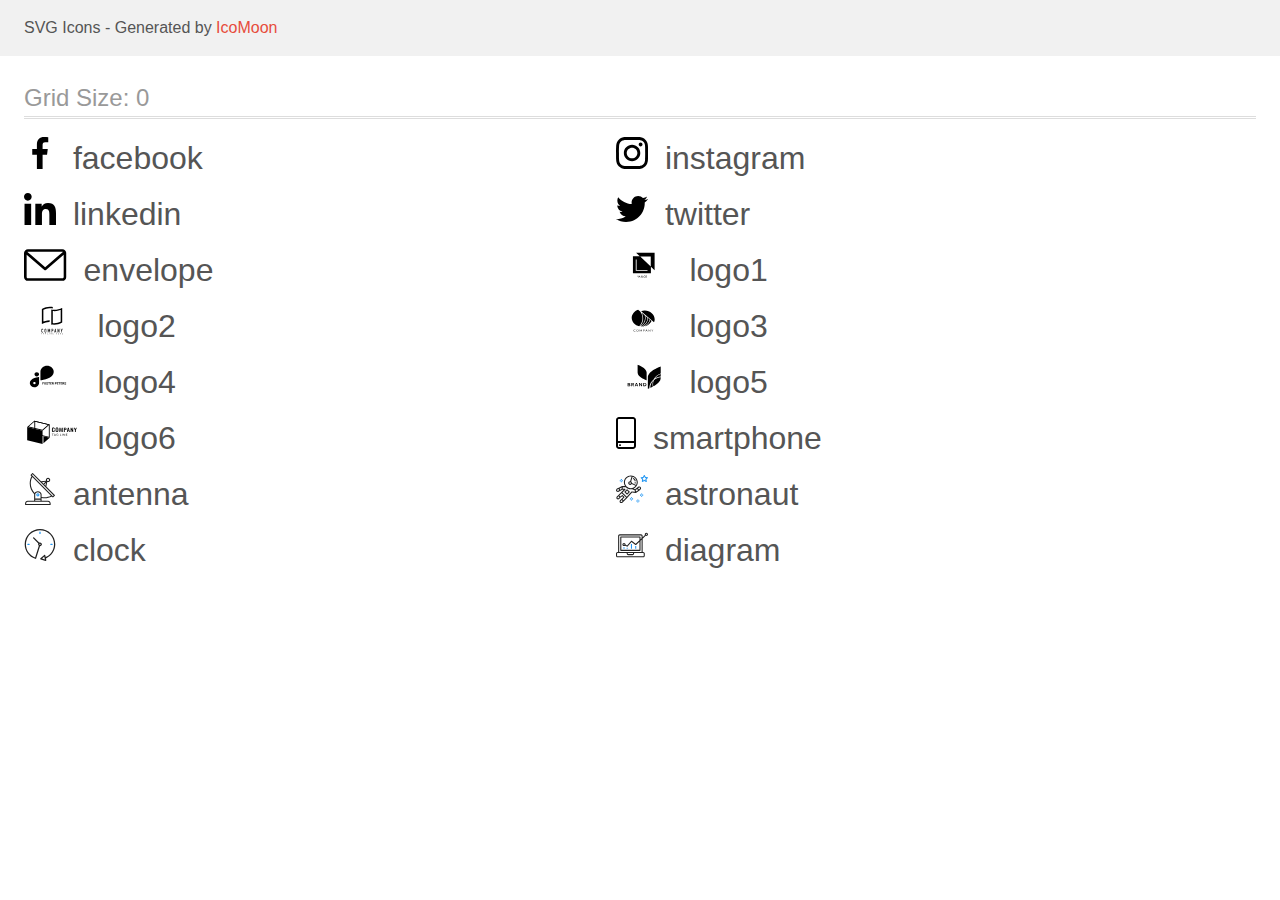
<file: images/icons/icomoon1/demo.html>
<!doctype html>
<html>
<head>
    <title>IcoMoon - SVG Icons</title>
    <meta charset="utf-8">
    <meta name="viewport" content="width=device-width, initial-scale=1">
    <link rel="stylesheet" href="demo-files/demo.css">
    <link rel="stylesheet" href="style.css">
</head>
<body>
<svg aria-hidden="true" style="position: absolute; width: 0; height: 0; overflow: hidden;" version="1.1" xmlns="http://www.w3.org/2000/svg" xmlns:xlink="http://www.w3.org/1999/xlink">
<defs>
<symbol id="facebook" viewBox="0 0 32 32">
<path d="M21.328 5.312h2.923v-5.088c-1.232-0.143-2.66-0.224-4.107-0.224-0.052 0-0.104 0-0.157 0l0.008-0c-4.213 0-7.099 2.65-7.099 7.52v4.48h-4.646v5.688h4.646v14.312h5.699v-14.31h4.459l0.709-5.688h-5.17v-3.922c0-1.643 0.443-2.768 2.734-2.768z"></path>
</symbol>
<symbol id="instagram" viewBox="0 0 32 32">
<path d="M31.968 9.408c-0.074-1.701-0.349-2.869-0.742-3.882-0.424-1.111-1.054-2.059-1.85-2.837l-0.001-0.001c-0.78-0.792-1.724-1.419-2.778-1.827l-0.054-0.018c-1.019-0.394-2.181-0.667-3.882-0.742-1.712-0.082-2.256-0.101-6.602-0.101-4.344 0-4.888 0.019-6.595 0.094-1.699 0.074-2.869 0.349-3.88 0.742-1.112 0.424-2.060 1.054-2.839 1.85l-0.001 0.001c-0.791 0.78-1.418 1.724-1.825 2.778l-0.018 0.054c-0.395 1.019-0.669 2.181-0.744 3.882-0.082 1.712-0.101 2.256-0.101 6.602 0 4.344 0.019 4.888 0.094 6.595 0.075 1.701 0.35 2.869 0.744 3.882 0.426 1.11 1.055 2.057 1.849 2.837l0.001 0.001c0.8 0.813 1.77 1.443 2.832 1.843 1.019 0.395 2.182 0.67 3.882 0.744 1.707 0.075 2.251 0.094 6.595 0.094 4.346 0 4.89-0.019 6.595-0.094 1.701-0.074 2.869-0.349 3.882-0.742 2.157-0.85 3.833-2.526 4.664-4.628l0.019-0.055c0.394-1.019 0.669-2.182 0.744-3.882 0.075-1.707 0.093-2.251 0.093-6.595s-0.006-4.888-0.080-6.595zM29.088 22.474c-0.070 1.563-0.333 2.406-0.55 2.97-0.552 1.399-1.64 2.486-3.004 3.024l-0.036 0.012c-0.56 0.219-1.411 0.482-2.968 0.55-1.688 0.075-2.194 0.094-6.464 0.094-4.269 0-4.782-0.019-6.464-0.094-1.563-0.069-2.406-0.331-2.97-0.55-0.721-0.269-1.334-0.676-1.836-1.192l-0.001-0.001c-0.517-0.503-0.924-1.117-1.184-1.803l-0.011-0.034c-0.218-0.563-0.48-1.413-0.549-2.97-0.075-1.688-0.094-2.195-0.094-6.464 0-4.27 0.019-4.784 0.094-6.464 0.069-1.563 0.331-2.406 0.549-2.97 0.269-0.722 0.678-1.337 1.198-1.837l0.002-0.002c0.504-0.517 1.119-0.923 1.806-1.182l0.034-0.011c0.56-0.219 1.411-0.48 2.968-0.55 1.688-0.074 2.195-0.093 6.464-0.093 4.275 0 4.782 0.019 6.464 0.093 1.563 0.069 2.406 0.331 2.97 0.55 0.693 0.256 1.325 0.662 1.837 1.194 0.531 0.52 0.938 1.144 1.195 1.84 0.218 0.56 0.48 1.411 0.549 2.968 0.075 1.688 0.094 2.194 0.094 6.464 0 4.269-0.019 4.768-0.094 6.458z"></path>
<path d="M16.059 7.782c-4.539 0.002-8.218 3.682-8.219 8.221v0c0 0 0 0.001 0 0.002 0 4.541 3.681 8.222 8.222 8.222s8.222-3.681 8.222-8.222c0-4.541-3.681-8.222-8.222-8.222-0.001 0-0.001 0-0.002 0h0zM16.059 21.334c-2.945-0-5.332-2.388-5.332-5.333s2.388-5.333 5.333-5.333c0 0 0.001 0 0.001 0h-0c2.946 0 5.334 2.388 5.334 5.334s-2.388 5.334-5.334 5.334v0zM26.525 7.458c0 1.060-0.86 1.92-1.92 1.92s-1.92-0.86-1.92-1.92v0c0-1.060 0.86-1.92 1.92-1.92s1.92 0.86 1.92 1.92v0z"></path>
</symbol>
<symbol id="linkedin" viewBox="0 0 32 32">
<path d="M31.992 32h0.008v-11.738c0-5.741-1.237-10.163-7.947-10.163-3.227 0-5.392 1.77-6.277 3.45h-0.093v-2.914h-6.365v21.363h6.627v-10.578c0-2.786 0.528-5.48 3.978-5.48 3.398 0 3.448 3.179 3.448 5.658v10.402h6.621zM0.528 10.635h6.635v21.365h-6.635v-21.365zM3.843 0c-2.123 0-3.843 1.721-3.843 3.843v0c0 2.12 1.722 3.878 3.843 3.878 2.12 0 3.842-1.757 3.842-3.878s-1.72-3.841-3.841-3.843h-0z"></path>
</symbol>
<symbol id="twitter" viewBox="0 0 32 32">
<path d="M32 6.078c-1.1 0.493-2.376 0.857-3.713 1.028l-0.068 0.007c1.36-0.817 2.382-2.078 2.873-3.579l0.013-0.046c-1.197 0.722-2.591 1.273-4.076 1.573l-0.084 0.014c-1.2-1.279-2.9-2.076-4.787-2.076-3.622 0-6.558 2.936-6.558 6.558 0 0.001 0 0.003 0 0.004v-0c0 0.52 0.043 1.021 0.152 1.496-5.454-0.266-10.28-2.88-13.522-6.861-0.564 0.949-0.899 2.092-0.902 3.313v0.001c0 2.272 1.171 4.286 2.914 5.451-1.091-0.030-2.107-0.325-2.994-0.823l0.033 0.017v0.072c0.003 3.165 2.236 5.807 5.213 6.44l0.043 0.008c-0.499 0.136-1.071 0.215-1.662 0.215-0.020 0-0.041-0-0.061-0l0.003 0c-0.419 0-0.843-0.024-1.242-0.112 0.85 2.598 3.261 4.509 6.13 4.57-2.215 1.746-5.045 2.8-8.122 2.8-0.004 0-0.008 0-0.013 0h0.001c-0.018 0-0.040 0-0.062 0-0.531 0-1.055-0.034-1.569-0.099l0.061 0.006c2.826 1.846 6.287 2.944 10.004 2.944 0.021 0 0.042-0 0.063-0h-0.003c12.072 0 18.672-10 18.672-18.669 0-0.288-0.010-0.57-0.024-0.848 1.299-0.936 2.39-2.064 3.258-3.355l0.030-0.047z"></path>
</symbol>
<symbol id="envelope" viewBox="0 0 43 32">
<path d="M38.667 0h-34.667c-2.205 0-4 1.795-4 4v24c0 2.205 1.795 4 4 4h34.667c2.205 0 4-1.795 4-4v-24c0-2.205-1.795-4-4-4zM38.667 2.667c0.181 0 0.355 0.037 0.512 0.104l-17.845 15.467-17.845-15.467c0.151-0.065 0.327-0.104 0.512-0.104h34.667zM38.667 29.333h-34.667c-0.736 0-1.333-0.597-1.333-1.333v0-22.413l17.792 15.421c0.233 0.203 0.539 0.327 0.875 0.327s0.642-0.124 0.876-0.328l-0.002 0.001 17.792-15.421v22.413c0 0.736-0.597 1.333-1.333 1.333v0z"></path>
</symbol>
<symbol id="logo1" viewBox="0 0 57 32">
<path d="M20.267 3.733l3.738 3.538-6.938-0.004v17.167h18.133v-6.564l3.733 3.534v-17.671h-18.667zM35.036 17.455l-10.597-10.032h10.597v10.032zM31.746 21.923h-11.81v-11.545h0.835v10.763h10.975v0.781zM22.725 26.72l-0.436 0.899-0.436-0.899h-0.366l0.637 1.198v0.698h0.331v-0.698l0.635-1.198h-0.364zM23.274 28.616l0.154-0.442h0.734l0.155 0.442h0.344l-0.717-1.896h-0.296l-0.716 1.896h0.342zM23.794 27.123l0.275 0.786h-0.549l0.275-0.787zM25.531 27.863c-0.045 0.067-0.071 0.149-0.071 0.238 0 0.001 0 0.002 0 0.003v-0c0 0.16 0.056 0.29 0.168 0.389s0.263 0.149 0.45 0.149c0.188 0 0.349-0.051 0.485-0.153l0.107 0.126h0.367l-0.278-0.33c0.109-0.149 0.164-0.341 0.164-0.574h-0.275c0 0.128-0.027 0.244-0.079 0.348l-0.366-0.432 0.129-0.094c0.078-0.053 0.144-0.119 0.195-0.195l0.002-0.003c0.038-0.061 0.060-0.136 0.060-0.216 0-0.001 0-0.002 0-0.003v0c0-0.002 0-0.005 0-0.007 0-0.117-0.051-0.221-0.132-0.293l-0-0c-0.084-0.076-0.197-0.123-0.32-0.123-0.007 0-0.013 0-0.020 0l0.001-0c-0.153 0-0.274 0.044-0.364 0.13s-0.135 0.203-0.135 0.352c0 0.061 0.014 0.123 0.043 0.189 0.030 0.065 0.082 0.144 0.155 0.237-0.14 0.101-0.235 0.188-0.282 0.261zM26.387 28.283c-0.081 0.066-0.185 0.106-0.299 0.107h-0c-0.005 0-0.010 0-0.015 0-0.082 0-0.156-0.031-0.212-0.083l0 0c-0.052-0.052-0.085-0.123-0.085-0.203 0-0.004 0-0.007 0-0.011l-0 0.001c0-0.101 0.052-0.192 0.156-0.271l0.041-0.029 0.414 0.489zM26.047 27.443c-0.090-0.11-0.134-0.202-0.134-0.275 0-0.063 0.019-0.116 0.055-0.157 0.034-0.039 0.084-0.063 0.139-0.063 0.003 0 0.005 0 0.008 0h-0c0.002-0 0.004-0 0.007-0 0.052 0 0.1 0.020 0.135 0.054l-0-0c0.037 0.035 0.056 0.077 0.056 0.126 0 0.002 0 0.005 0 0.007 0 0.071-0.031 0.134-0.080 0.177l-0 0-0.041 0.032-0.145 0.099zM29.133 28.473c0.13-0.114 0.205-0.272 0.224-0.474h-0.328c-0.018 0.135-0.059 0.232-0.124 0.29s-0.163 0.087-0.292 0.087c-0.141 0-0.249-0.054-0.323-0.162s-0.11-0.264-0.11-0.469v-0.167c0.002-0.203 0.041-0.355 0.117-0.46 0.077-0.105 0.188-0.157 0.331-0.157 0.123 0 0.217 0.030 0.28 0.091s0.104 0.158 0.12 0.294h0.328c-0.021-0.207-0.095-0.368-0.222-0.482s-0.296-0.171-0.506-0.171c-0.155 0-0.292 0.037-0.411 0.111-0.119 0.076-0.213 0.183-0.27 0.31l-0.002 0.005c-0.060 0.133-0.096 0.288-0.096 0.451 0 0.008 0 0.016 0 0.023l-0-0.001v0.177c0.003 0.174 0.035 0.327 0.098 0.46s0.151 0.234 0.266 0.306c0.116 0.071 0.249 0.107 0.4 0.107 0.216 0 0.389-0.056 0.519-0.169zM31.069 28.207c0.064-0.141 0.097-0.304 0.097-0.49v-0.105c0-0.006 0-0.013 0-0.020 0-0.169-0.036-0.329-0.102-0.473l0.003 0.007c-0.060-0.134-0.156-0.243-0.274-0.318l-0.003-0.002c-0.119-0.075-0.256-0.112-0.411-0.112s-0.291 0.037-0.411 0.113c-0.119 0.075-0.211 0.182-0.277 0.324-0.062 0.137-0.098 0.297-0.098 0.466 0 0.008 0 0.016 0 0.025l-0-0.001v0.107c0.001 0.181 0.034 0.341 0.099 0.48 0.066 0.139 0.159 0.246 0.279 0.322 0.121 0.075 0.258 0.112 0.411 0.112 0.156 0 0.293-0.037 0.412-0.112 0.119-0.076 0.212-0.183 0.276-0.323zM30.716 27.135c0.080 0.112 0.119 0.274 0.119 0.484v0.099c0 0.213-0.039 0.376-0.118 0.487-0.078 0.111-0.19 0.167-0.336 0.167-0.004 0-0.009 0-0.014 0-0.134 0-0.253-0.067-0.324-0.17l-0.001-0.001c-0.081-0.114-0.121-0.275-0.121-0.483v-0.109c0.002-0.204 0.043-0.362 0.122-0.473 0.071-0.102 0.188-0.168 0.321-0.168 0.005 0 0.010 0 0.014 0l-0.001-0c0.146 0 0.259 0.056 0.338 0.168z"></path>
</symbol>
<symbol id="logo2" viewBox="0 0 57 32">
<path d="M26.727 3.165h-0.073c-0.112-0.007-0.224-0.010-0.336-0.012h-0.243c-0.212 0-0.428 0.005-0.642 0.016-0.007-0.001-0.016-0.001-0.024-0.001s-0.017 0-0.025 0.001l0.001-0c-2.059 0.12-3.971 0.635-5.699 1.47l0.090-0.039-0.23 0.111v11.809l0.54-0.183c0.474-0.163 0.978-0.309 1.5-0.445 1.29-0.345 2.775-0.553 4.305-0.573l0.012-0v1.551c-0.193 0.001-0.38 0.006-0.568 0.016h-0.045c-1.212 0.068-2.348 0.25-3.442 0.537l0.12-0.027c-1.503 0.382-2.82 0.91-4.044 1.586l0.087-0.044v-15.145c1.195-0.711 2.578-1.29 4.042-1.665l0.11-0.024c1.173-0.315 2.52-0.499 3.909-0.505h0.231c0.273 0.007 0.539 0.019 0.788 0.038 0.658 0.046 1.31 0.15 1.949 0.311v1.527c-0.544-0.133-1.189-0.234-1.849-0.282l-0.039-0.002-0.039-0.003c-0.132-0.011-0.263-0.022-0.386-0.022zM29.415 4.726c0.339 0.026 0.69 0.038 1.044 0.038 1.464-0.006 2.881-0.198 4.231-0.554l-0.117 0.026c1.502-0.383 2.819-0.912 4.043-1.587l-0.087 0.044v14.875c-1.195 0.71-2.578 1.289-4.042 1.665l-0.11 0.024c-1.173 0.314-2.52 0.498-3.91 0.503h-0.004c-0.029 0-0.062 0-0.096 0-1.020 0-2.010-0.128-2.955-0.368l0.083 0.018v-14.972c0.229 0.053 0.466 0.102 0.706 0.142 0.394 0.067 0.81 0.115 1.214 0.145zM36.985 4.842l-0.54 0.181c-0.496 0.167-0.997 0.316-1.5 0.449-1.344 0.36-2.888 0.569-4.48 0.575h-0.004c-0.352 0-0.676-0.010-0.989-0.030l-0.43-0.028v12.148l0.37 0.032c0.342 0.030 0.696 0.045 1.052 0.045 1.257-0.006 2.473-0.172 3.631-0.48l-0.1 0.023c1.059-0.269 1.977-0.608 2.848-1.031l-0.088 0.039 0.23-0.111v-11.812z"></path>
<path d="M19.060 24.113c-0.145-0.15-0.348-0.243-0.572-0.243-0.010 0-0.020 0-0.030 0.001l0.001-0c-0.004-0-0.008-0-0.012-0-0.121 0-0.236 0.024-0.34 0.067l0.006-0.002c-0.205 0.082-0.364 0.243-0.442 0.444l-0.002 0.005c-0.043 0.107-0.063 0.22-0.062 0.335v2.023c-0.005 0.142 0.022 0.284 0.079 0.415 0.048 0.104 0.117 0.196 0.203 0.271 0.081 0.068 0.175 0.117 0.277 0.144 0.099 0.027 0.201 0.042 0.302 0.042 0.113 0.001 0.224-0.023 0.326-0.070 0.304-0.135 0.512-0.434 0.512-0.781v-0.226h-0.53v0.18c0 0.004 0 0.008 0 0.012 0 0.060-0.011 0.118-0.032 0.171l0.001-0.003c-0.018 0.045-0.044 0.083-0.077 0.114l-0 0c-0.061 0.047-0.137 0.076-0.221 0.077h-0c-0.009 0.001-0.020 0.002-0.031 0.002-0.089 0-0.168-0.043-0.216-0.11l-0.001-0.001c-0.044-0.071-0.071-0.158-0.071-0.251 0-0.007 0-0.014 0-0.021l-0 0.001v-1.887c-0.003-0.105 0.019-0.208 0.065-0.302 0.049-0.075 0.132-0.124 0.227-0.124 0.011 0 0.022 0.001 0.033 0.002l-0.001-0c0.003-0 0.006-0 0.010-0 0.092 0 0.174 0.045 0.226 0.114l0.001 0.001c0.055 0.071 0.088 0.162 0.088 0.26 0 0.004-0 0.008-0 0.012v-0.001 0.175h0.524v-0.206c0-0.003 0-0.006 0-0.009 0-0.124-0.024-0.243-0.067-0.352l0.002 0.006c-0.041-0.111-0.102-0.205-0.177-0.285l0 0zM22.202 24.091c-0.161-0.137-0.371-0.221-0.601-0.223h-0c-0.108 0-0.215 0.020-0.316 0.057-0.218 0.078-0.391 0.239-0.483 0.443l-0.002 0.005c-0.053 0.123-0.080 0.257-0.077 0.392v1.94c-0.004 0.137 0.023 0.272 0.077 0.397 0.048 0.105 0.117 0.197 0.205 0.271 0.081 0.075 0.176 0.133 0.279 0.171 0.101 0.037 0.208 0.057 0.316 0.057 0.231-0.001 0.442-0.087 0.603-0.229l-0.001 0.001c0.084-0.076 0.152-0.168 0.199-0.271 0.054-0.125 0.081-0.261 0.077-0.397v-1.941c0-0.005 0-0.011 0-0.017 0-0.135-0.029-0.264-0.080-0.381l0.002 0.006c-0.049-0.111-0.117-0.205-0.199-0.283l-0-0zM21.955 26.706c0.001 0.009 0.001 0.019 0.001 0.030 0 0.099-0.041 0.188-0.106 0.251l-0 0c-0.067 0.056-0.154 0.091-0.249 0.091s-0.182-0.034-0.25-0.091l0.001 0c-0.066-0.063-0.106-0.152-0.106-0.25 0-0.011 0-0.022 0.002-0.032l-0 0.001v-1.941c-0.001-0.009-0.001-0.019-0.001-0.030 0-0.098 0.041-0.187 0.106-0.25l0-0c0.067-0.056 0.154-0.091 0.249-0.091s0.182 0.034 0.25 0.091l-0.001-0c0.066 0.063 0.106 0.152 0.106 0.25 0 0.011-0 0.021-0.001 0.032l0-0.001v1.941zM26.329 27.573v-3.675h-0.508l-0.668 1.945h-0.009l-0.674-1.945h-0.503v3.674h0.525v-2.235h0.010l0.514 1.58h0.262l0.518-1.58h0.010v2.235h0.525zM29.311 24.157c-0.081-0.091-0.183-0.16-0.297-0.201-0.108-0.036-0.232-0.057-0.361-0.057-0.007 0-0.014 0-0.021 0h-0.779v3.675h0.524v-1.435h0.269c0.164 0.007 0.326-0.027 0.473-0.1 0.12-0.068 0.217-0.163 0.286-0.278l0.002-0.003c0.060-0.098 0.101-0.206 0.12-0.32 0.018-0.116 0.028-0.249 0.028-0.385 0-0.012-0-0.023-0-0.035l0 0.002c0.005-0.176-0.012-0.353-0.051-0.525-0.037-0.132-0.104-0.246-0.193-0.338l0 0zM29.041 25.277c-0.002 0.070-0.020 0.136-0.050 0.194l0.001-0.003c-0.030 0.056-0.077 0.101-0.133 0.128l-0.002 0.001c-0.065 0.030-0.14 0.047-0.22 0.047-0.010 0-0.019-0-0.028-0.001l0.001 0h-0.239v-1.249h0.27c0.008-0 0.016-0.001 0.025-0.001 0.077 0 0.149 0.017 0.214 0.048l-0.003-0.001c0.054 0.031 0.096 0.078 0.122 0.134l0.001 0.002c0.029 0.065 0.044 0.134 0.046 0.205v0.244c0 0.085 0.005 0.174 0 0.252h-0.005zM31.791 23.899h-0.429l-0.81 3.675h0.524l0.154-0.789h0.714l0.154 0.789h0.523l-0.829-3.675zM31.308 26.283l0.258-1.332h0.010l0.256 1.332h-0.523zM35.173 26.112h-0.010l-0.79-2.213h-0.503v3.675h0.523v-2.21h0.011l0.8 2.209h0.493v-3.674h-0.523v2.213zM38.372 23.899l-0.421 1.461h-0.011l-0.421-1.461h-0.554l0.719 2.122v1.553h0.524v-1.553l0.719-2.121h-0.555zM17.6 28.611h0.252v0.708h0.171v-0.708h0.251v-0.145h-0.674v0.146zM19.721 28.465l-0.331 0.853h0.182l0.070-0.194h0.34l0.073 0.194h0.187l-0.339-0.853h-0.182zM19.694 28.981l0.116-0.316 0.116 0.316h-0.232zM21.818 29.004h0.197v0.11c-0.055 0.044-0.126 0.072-0.203 0.072h-0c-0.004 0-0.008 0-0.012 0-0.068 0-0.129-0.032-0.169-0.081l-0-0c-0.040-0.057-0.063-0.127-0.063-0.203 0-0.007 0-0.013 0.001-0.020l-0 0.001c0-0.19 0.082-0.285 0.245-0.285 0.006-0.001 0.012-0.001 0.018-0.001 0.084 0 0.155 0.058 0.174 0.136l0 0.001 0.169-0.033c-0.036-0.166-0.156-0.251-0.362-0.251-0.003-0-0.007-0-0.011-0-0.11 0-0.211 0.042-0.287 0.11l0-0c-0.076 0.075-0.124 0.18-0.124 0.296 0 0.011 0 0.022 0.001 0.033l-0-0.001c-0 0.006-0 0.013-0 0.020 0 0.115 0.041 0.22 0.11 0.301l-0.001-0.001c0.075 0.078 0.181 0.126 0.297 0.126 0.009 0 0.018-0 0.027-0.001l-0.001 0c0.004 0 0.009 0 0.014 0 0.134 0 0.257-0.052 0.348-0.137l-0 0v-0.336h-0.37v0.144zM23.959 28.465h-0.173v0.853h0.597v-0.145h-0.425v-0.708zM25.77 28.465h-0.173v0.853h0.173v-0.853zM27.539 29.035l-0.349-0.57h-0.167v0.853h0.16v-0.557l0.343 0.557h0.172v-0.853h-0.158v0.57zM29.14 28.942h0.425v-0.145h-0.425v-0.187h0.457v-0.146h-0.63v0.853h0.647v-0.145h-0.475v-0.231zM33.020 28.802h-0.336v-0.336h-0.171v0.853h0.171v-0.373h0.336v0.373h0.172v-0.853h-0.172v0.337zM34.629 28.942h0.427v-0.145h-0.427v-0.187h0.459v-0.146h-0.629v0.853h0.646v-0.145h-0.475v-0.231zM36.812 28.943c0.149-0.023 0.224-0.102 0.224-0.237 0.001-0.007 0.001-0.015 0.001-0.024 0-0.068-0.033-0.128-0.085-0.166l-0.001-0c-0.063-0.032-0.137-0.051-0.216-0.051-0.012 0-0.023 0-0.035 0.001l0.002-0h-0.362v0.853h0.172v-0.357h0.034c0.004-0 0.009-0 0.014-0 0.034 0 0.066 0.007 0.094 0.020l-0.001-0.001c0.025 0.015 0.046 0.037 0.061 0.062l0.186 0.271h0.205l-0.104-0.166c-0.047-0.083-0.111-0.152-0.187-0.203l-0.002-0.001zM36.639 28.825h-0.126v-0.214h0.135c0.011-0.001 0.023-0.001 0.036-0.001 0.049 0 0.097 0.008 0.141 0.023l-0.003-0.001c0.023 0.021 0.037 0.050 0.037 0.083 0 0.037-0.018 0.069-0.045 0.090l-0 0c-0.043 0.014-0.092 0.021-0.142 0.021-0.011 0-0.022-0-0.033-0.001l0.002 0zM38.459 28.942h0.425v-0.145h-0.425v-0.187h0.459v-0.146h-0.631v0.853h0.647v-0.145h-0.475v-0.231z"></path>
</symbol>
<symbol id="logo3" viewBox="0 0 57 32">
<path d="M19.417 26.187c0.009 0 0.017 0.002 0.025 0.005s0.015 0.007 0.021 0.013l-0-0 0.116 0.111c-0.091 0.090-0.202 0.162-0.327 0.211-0.129 0.048-0.278 0.076-0.434 0.076-0.011 0-0.021-0-0.032-0l0.002 0c-0.149 0.003-0.298-0.021-0.436-0.071-0.128-0.046-0.237-0.114-0.33-0.2l0.001 0.001c-0.090-0.085-0.161-0.188-0.21-0.302l-0.002-0.006c-0.047-0.114-0.075-0.246-0.075-0.385 0-0.004 0-0.008 0-0.012v0.001c-0-0.006-0-0.013-0-0.020 0-0.272 0.118-0.516 0.305-0.684l0.001-0.001c0.099-0.087 0.218-0.155 0.349-0.201 0.143-0.048 0.296-0.072 0.45-0.070 0.008-0 0.018-0 0.028-0 0.139 0 0.273 0.024 0.398 0.067l-0.009-0.003c0.115 0.044 0.221 0.104 0.313 0.179l-0.098 0.118c-0.007 0.008-0.015 0.015-0.024 0.021l-0 0c-0.010 0.006-0.021 0.009-0.034 0.009-0.002 0-0.004-0-0.006-0l0 0c-0.016-0.001-0.030-0.005-0.043-0.012l0 0-0.052-0.032-0.073-0.041c-0.066-0.032-0.144-0.057-0.225-0.070l-0.005-0.001c-0.048-0.008-0.104-0.013-0.161-0.013-0.004 0-0.009 0-0.013 0h0.001c-0.003-0-0.007-0-0.011-0-0.112 0-0.219 0.020-0.319 0.055l0.007-0.002c-0.098 0.034-0.182 0.085-0.254 0.15l0.001-0.001c-0.073 0.068-0.128 0.149-0.164 0.237-0.038 0.089-0.059 0.193-0.059 0.302 0 0.004 0 0.008 0 0.011v-0.001c-0 0.004-0 0.008-0 0.013 0 0.11 0.022 0.215 0.061 0.311l-0.002-0.005c0.036 0.087 0.091 0.167 0.162 0.236 0.067 0.064 0.149 0.115 0.242 0.147 0.095 0.034 0.196 0.051 0.299 0.051 0.059 0.001 0.119-0.003 0.178-0.010 0.148-0.015 0.28-0.074 0.385-0.164l-0.001 0.001c0.015-0.012 0.034-0.020 0.055-0.020h0zM22.775 25.629c0 0.003 0 0.008 0 0.012 0 0.138-0.029 0.269-0.081 0.387l0.002-0.006c-0.052 0.12-0.126 0.222-0.218 0.304l-0.001 0.001c-0.097 0.086-0.211 0.154-0.337 0.198l-0.007 0.002c-0.132 0.045-0.284 0.071-0.442 0.071s-0.31-0.026-0.452-0.074l0.010 0.003c-0.132-0.047-0.245-0.115-0.342-0.202l0.001 0.001c-0.093-0.084-0.168-0.187-0.219-0.303l-0.002-0.006c-0.050-0.116-0.078-0.251-0.078-0.393s0.029-0.277 0.081-0.4l-0.003 0.007c0.050-0.115 0.125-0.22 0.221-0.309 0.097-0.085 0.213-0.15 0.341-0.194 0.132-0.046 0.284-0.072 0.442-0.072s0.31 0.026 0.452 0.075l-0.010-0.003c0.129 0.045 0.246 0.114 0.343 0.201 0.096 0.088 0.171 0.192 0.22 0.305 0.054 0.127 0.081 0.261 0.078 0.396zM22.47 25.629c0-0.005 0-0.011 0-0.017 0-0.108-0.020-0.211-0.058-0.305l0.002 0.006c-0.071-0.182-0.216-0.322-0.396-0.384l-0.005-0.001c-0.096-0.033-0.206-0.052-0.321-0.052s-0.225 0.019-0.329 0.054l0.007-0.002c-0.096 0.034-0.178 0.085-0.246 0.15l0-0c-0.068 0.064-0.122 0.143-0.156 0.232l-0.001 0.004c-0.035 0.094-0.055 0.202-0.055 0.316s0.020 0.222 0.058 0.322l-0.002-0.006c0.071 0.182 0.217 0.322 0.399 0.383l0.005 0.001c0.207 0.068 0.435 0.068 0.643 0 0.093-0.033 0.177-0.083 0.245-0.148 0.070-0.069 0.123-0.149 0.156-0.236 0.039-0.101 0.058-0.209 0.055-0.316zM25.067 25.96l0.031 0.070c0.011-0.025 0.021-0.048 0.033-0.070 0.013-0.027 0.026-0.050 0.039-0.072l-0.002 0.003 0.743-1.174c0.015-0.020 0.028-0.033 0.043-0.037s0.033-0.007 0.051-0.007c0.003 0 0.007 0 0.010 0l-0-0h0.22v1.909h-0.26v-1.463c-0.001-0.010-0.001-0.021-0.001-0.033s0-0.023 0.001-0.035l-0 0.002-0.748 1.19c-0.010 0.018-0.025 0.033-0.043 0.043l-0.001 0c-0.018 0.010-0.040 0.016-0.063 0.016-0 0-0.001 0-0.001 0h-0.042c-0 0-0.001 0-0.002 0-0.023 0-0.044-0.006-0.063-0.016l0.001 0c-0.018-0.010-0.033-0.025-0.043-0.043l-0-0.001-0.77-1.198v1.532h-0.251v-1.905h0.219c0.003-0 0.007-0 0.010-0 0.018 0 0.036 0.002 0.052 0.007l-0.001-0c0.018 0.008 0.032 0.021 0.041 0.037l0.759 1.175c0.014 0.020 0.026 0.042 0.037 0.066l0.001 0.003zM27.863 25.865v0.715h-0.29v-1.906h0.649c0.123-0.002 0.244 0.012 0.362 0.042 0.094 0.023 0.181 0.064 0.256 0.119 0.062 0.049 0.111 0.112 0.144 0.184l0.001 0.003c0.035 0.078 0.051 0.161 0.050 0.244 0 0.003 0 0.008 0 0.012 0 0.172-0.082 0.325-0.209 0.422l-0.001 0.001c-0.075 0.057-0.163 0.1-0.258 0.126-0.098 0.028-0.211 0.044-0.327 0.044-0.008 0-0.016-0-0.024-0l-0.351-0.005zM27.863 25.66h0.352c0.076 0.001 0.153-0.009 0.226-0.029 0.062-0.018 0.116-0.046 0.164-0.083l-0.001 0.001c0.082-0.068 0.133-0.169 0.133-0.282 0-0.002 0-0.003-0-0.005v0c0-0.006 0.001-0.013 0.001-0.021 0-0.049-0.011-0.095-0.030-0.137l0.001 0.002c-0.024-0.052-0.059-0.095-0.101-0.13l-0.001-0.001c-0.097-0.065-0.217-0.104-0.345-0.104-0.016 0-0.032 0.001-0.048 0.002l0.002-0h-0.352v0.786zM31.772 26.582h-0.229c-0.001 0-0.003 0-0.004 0-0.022 0-0.043-0.007-0.060-0.018l0 0c-0.016-0.011-0.029-0.026-0.038-0.044l-0-0.001-0.197-0.461h-0.994l-0.205 0.461c-0.018 0.037-0.055 0.062-0.099 0.062-0.001 0-0.002 0-0.003-0h-0.23l0.873-1.909h0.302l0.884 1.909zM30.332 25.874h0.82l-0.346-0.777c-0.027-0.059-0.048-0.118-0.066-0.179l-0.034 0.1c-0.010 0.030-0.021 0.059-0.032 0.081l-0.343 0.775zM33.029 24.683c0.017 0.008 0.032 0.020 0.043 0.034l1.273 1.439v-1.482h0.26v1.909h-0.145c-0.001 0-0.002 0-0.003 0-0.020 0-0.040-0.004-0.057-0.012l0.001 0c-0.018-0.009-0.034-0.021-0.047-0.035l-0-0-1.27-1.438c0.001 0.010 0.001 0.021 0.001 0.033s-0 0.023-0.001 0.034l0-0.002v1.419h-0.26v-1.909h0.154c0.018 0 0.036 0.003 0.052 0.009zM36.748 25.823v0.758h-0.291v-0.757l-0.804-1.15h0.26c0.002-0 0.004-0 0.006-0 0.021 0 0.040 0.006 0.056 0.016l-0-0c0.016 0.013 0.029 0.027 0.039 0.043l0.503 0.742c0.020 0.032 0.038 0.061 0.052 0.089s0.027 0.054 0.037 0.081l0.037-0.082c0.014-0.030 0.031-0.059 0.050-0.087l0.496-0.747c0.011-0.015 0.023-0.029 0.037-0.040l0-0c0.016-0.012 0.036-0.019 0.057-0.019 0.002 0 0.004 0 0.006 0h0.263l-0.805 1.155zM24.923 21.47c0.126 0.014 0.254 0.025 0.384 0.035 1.962-0.763 3.622-2.011 4.772-3.588s1.739-3.415 1.694-5.282l-2.162-1.878c0.439 1.988 0.234 4.043-0.594 5.935s-2.245 3.547-4.094 4.779z"></path>
<path d="M24.151 21.382l0.058 0.011c1.975-1.228 3.481-2.942 4.323-4.922s0.981-4.133 0.4-6.181l-3.080-2.676c1.245 2.199 1.747 4.661 1.445 7.099-0.301 2.437-1.392 4.75-3.147 6.669zM34.596 14.841c-0.523 2.052-1.794 3.902-3.623 5.276-0.5 0.38-1.064 0.737-1.658 1.043l-0.065 0.030c1.49-0.38 2.859-1.053 4.003-1.966s2.030-2.042 2.592-3.3l-1.249-1.084z"></path>
<path d="M34.106 14.539l-1.778-1.545c-0.034 1.762-0.611 3.483-1.669 4.986s-2.562 2.732-4.352 3.559h0.009c0.399 0 0.797-0.021 1.194-0.062 1.673-0.594 3.151-1.538 4.302-2.748s1.94-2.65 2.295-4.189zM24.409 6.485l-2.122-1.845c-1.897 0.637-3.527 1.756-4.68 3.212s-1.772 3.179-1.778 4.946c0.007 1.952 0.763 3.846 2.149 5.383 1.385 1.536 3.321 2.628 5.501 3.101 1.946-2.060 3.085-4.605 3.252-7.266s-0.647-5.299-2.323-7.531zM39.008 14.254c-0.007-2.316-1.070-4.535-2.955-6.173s-4.439-2.561-7.105-2.567c-0.006 0-0.014-0-0.021-0-1.281 0-2.512 0.213-3.66 0.606l0.079-0.024 12.989 11.286c0.423-0.919 0.671-1.995 0.672-3.128v-0z"></path>
</symbol>
<symbol id="logo4" viewBox="0 0 57 32">
<path d="M12.878 11.255h-0.002c-1.279 0-2.316 0.921-2.316 2.058v0.002c0 1.137 1.037 2.058 2.316 2.058h0.002c1.279 0 2.316-0.922 2.316-2.058v-0.001c0-1.137-1.037-2.059-2.316-2.059zM29.971 10.597c-0.004-1.579-0.711-3.092-1.967-4.209s-2.958-1.745-4.734-1.749c-1.777 0.003-3.481 0.631-4.737 1.748s-1.964 2.63-1.968 4.209v8.706s13.405-1.327 13.406-8.704v-0.002zM5.867 22.16c0.003 1.099 0.496 2.151 1.37 2.928s2.058 1.214 3.294 1.218c1.236-0.003 2.42-0.441 3.294-1.218s1.366-1.829 1.37-2.927v-6.058s-9.327 0.924-9.327 6.057zM10.53 23.245c-0.242 0-0.477-0.063-0.678-0.183-0.195-0.115-0.35-0.281-0.447-0.48l-0.003-0.007c-0.059-0.121-0.093-0.264-0.093-0.415 0-0.075 0.009-0.148 0.025-0.219l-0.001 0.007c0.047-0.211 0.163-0.404 0.334-0.556s0.388-0.255 0.625-0.297c0.072-0.013 0.154-0.021 0.239-0.021 0.168 0 0.328 0.030 0.476 0.085l-0.009-0.003c0.223 0.082 0.414 0.221 0.548 0.4s0.206 0.388 0.206 0.603c0.001 0.143-0.030 0.285-0.092 0.417-0.066 0.139-0.155 0.256-0.263 0.352l-0.001 0.001c-0.113 0.101-0.248 0.181-0.397 0.236-0.139 0.053-0.3 0.083-0.467 0.083-0 0-0.001 0-0.001 0h0v-0.004zM19.956 22.647h-0.9v0.93h-0.469v-2.276h1.482v0.38h-1.013v0.588h0.9v0.378zM22.209 22.491c0 0.224-0.039 0.42-0.118 0.589s-0.193 0.299-0.341 0.391c-0.139 0.086-0.308 0.138-0.489 0.138-0.006 0-0.012-0-0.018-0h0.001c-0.189 0-0.357-0.045-0.505-0.136-0.149-0.094-0.267-0.226-0.341-0.382l-0.002-0.006c-0.078-0.165-0.123-0.358-0.123-0.561 0-0.007 0-0.014 0-0.021v0.001-0.112c0-0.224 0.040-0.421 0.12-0.591 0.081-0.171 0.195-0.302 0.342-0.392 0.148-0.092 0.316-0.138 0.506-0.138s0.357 0.046 0.505 0.138c0.148 0.091 0.262 0.221 0.342 0.392 0.081 0.17 0.122 0.366 0.122 0.589v0.101zM21.734 22.388c0-0.238-0.043-0.42-0.128-0.544-0.076-0.113-0.203-0.186-0.348-0.186-0.006 0-0.013 0-0.019 0l0.001-0c-0.005-0-0.012-0-0.018-0-0.144 0-0.271 0.073-0.346 0.183l-0.001 0.001c-0.085 0.122-0.129 0.301-0.13 0.538v0.111c0 0.232 0.043 0.412 0.128 0.54s0.208 0.192 0.369 0.192c0.006 0 0.012 0 0.018 0 0.143 0 0.269-0.073 0.343-0.183l0.001-0.001c0.084-0.124 0.127-0.304 0.128-0.541v-0.111zM23.729 22.98c0-0.004 0-0.009 0-0.013 0-0.077-0.037-0.145-0.093-0.189l-0.001-0c-0.062-0.048-0.175-0.098-0.338-0.15-0.15-0.047-0.278-0.1-0.399-0.163l0.014 0.006c-0.259-0.14-0.388-0.328-0.388-0.564 0-0.123 0.034-0.233 0.103-0.328 0.070-0.097 0.17-0.172 0.299-0.227 0.13-0.054 0.276-0.081 0.437-0.081 0.163 0 0.307 0.029 0.435 0.089 0.127 0.059 0.226 0.141 0.295 0.249 0.071 0.107 0.107 0.229 0.107 0.365h-0.469c0-0.104-0.032-0.185-0.098-0.242-0.066-0.059-0.158-0.087-0.276-0.087-0.115 0-0.204 0.025-0.267 0.074-0.058 0.042-0.096 0.109-0.096 0.185 0 0.002 0 0.004 0 0.006v-0c0 0.074 0.037 0.136 0.111 0.186 0.075 0.050 0.185 0.097 0.33 0.14 0.267 0.080 0.461 0.18 0.583 0.299s0.183 0.267 0.183 0.444c0 0.197-0.075 0.352-0.224 0.464s-0.349 0.167-0.601 0.167c-0.175 0-0.334-0.032-0.478-0.096-0.135-0.057-0.247-0.148-0.328-0.261l-0.002-0.002c-0.070-0.105-0.112-0.234-0.112-0.373 0-0.005 0-0.010 0-0.015v0.001h0.47c0 0.251 0.15 0.377 0.45 0.377 0.111 0 0.198-0.022 0.261-0.067 0.057-0.041 0.093-0.107 0.093-0.182 0-0.003-0-0.006-0-0.009v0zM26.231 21.682h-0.697v1.895h-0.469v-1.895h-0.686v-0.38h1.853v0.38zM27.868 22.591h-0.9v0.61h1.056v0.377h-1.525v-2.276h1.522v0.38h-1.053v0.542h0.9v0.367zM29.142 22.744h-0.373v0.833h-0.469v-2.276h0.845c0.269 0 0.476 0.060 0.622 0.18s0.219 0.289 0.219 0.508c0 0.155-0.034 0.285-0.101 0.389-0.075 0.109-0.179 0.194-0.3 0.245l-0.005 0.002 0.492 0.93v0.021h-0.503l-0.427-0.832zM28.769 22.364h0.379c0.117 0 0.208-0.029 0.273-0.089 0.060-0.059 0.097-0.141 0.097-0.231 0-0.006-0-0.012-0-0.018l0 0.001c0-0.108-0.030-0.192-0.092-0.253s-0.154-0.092-0.28-0.092h-0.377v0.683zM31.609 22.775v0.802h-0.469v-2.276h0.887c0.171 0 0.321 0.031 0.45 0.094 0.13 0.062 0.23 0.151 0.3 0.267 0.069 0.115 0.105 0.245 0.105 0.392 0 0.223-0.077 0.399-0.229 0.528-0.153 0.128-0.363 0.193-0.633 0.193h-0.411zM31.609 22.396h0.419c0.124 0 0.219-0.029 0.283-0.087 0.066-0.059 0.099-0.142 0.099-0.25 0-0.005 0-0.011 0-0.017 0-0.098-0.037-0.187-0.099-0.254l0 0c-0.066-0.068-0.156-0.104-0.272-0.106h-0.43v0.715zM34.574 22.591h-0.9v0.61h1.056v0.377h-1.525v-2.276h1.522v0.38h-1.053v0.542h0.9v0.367zM36.75 21.682h-0.697v1.895h-0.469v-1.895h-0.687v-0.38h1.853v0.38zM38.387 22.591h-0.899v0.61h1.056v0.377h-1.525v-2.276h1.522v0.38h-1.053v0.542h0.9v0.367zM39.661 22.744h-0.373v0.833h-0.469v-2.276h0.846c0.269 0 0.476 0.060 0.622 0.18s0.219 0.289 0.219 0.508c0 0.155-0.034 0.285-0.101 0.389-0.075 0.109-0.179 0.194-0.301 0.245l-0.005 0.002 0.492 0.93v0.021h-0.503l-0.427-0.832zM39.287 22.364h0.378c0.117 0 0.209-0.029 0.273-0.089 0.060-0.059 0.097-0.141 0.097-0.232 0-0.006-0-0.012-0-0.018l0 0.001c0-0.108-0.030-0.192-0.092-0.253-0.060-0.061-0.154-0.092-0.279-0.092h-0.377v0.683zM42.042 22.98c0-0.004 0-0.009 0-0.013 0-0.077-0.037-0.146-0.094-0.189l-0.001-0c-0.062-0.048-0.175-0.098-0.338-0.15-0.15-0.047-0.278-0.1-0.399-0.163l0.014 0.006c-0.259-0.14-0.388-0.328-0.388-0.564 0-0.123 0.035-0.233 0.103-0.328 0.070-0.097 0.17-0.172 0.299-0.227 0.13-0.054 0.276-0.081 0.437-0.081 0.163 0 0.307 0.029 0.435 0.089 0.127 0.059 0.226 0.141 0.295 0.249 0.071 0.107 0.107 0.229 0.107 0.365h-0.469c0-0.104-0.032-0.185-0.098-0.242-0.066-0.059-0.158-0.087-0.276-0.087-0.115 0-0.204 0.025-0.267 0.074-0.058 0.042-0.096 0.109-0.096 0.186 0 0.002 0 0.003 0 0.005v-0c0 0.074 0.037 0.136 0.111 0.186s0.185 0.097 0.33 0.14c0.267 0.080 0.461 0.18 0.583 0.299s0.183 0.267 0.183 0.444c0 0.197-0.075 0.352-0.224 0.464s-0.349 0.167-0.601 0.167c-0.175 0-0.334-0.032-0.478-0.096-0.135-0.057-0.247-0.148-0.328-0.261l-0.002-0.002c-0.070-0.105-0.112-0.234-0.112-0.373 0-0.005 0-0.010 0-0.015v0.001h0.47c0 0.251 0.15 0.377 0.45 0.377 0.111 0 0.198-0.022 0.261-0.067 0.057-0.041 0.094-0.107 0.094-0.182 0-0.003-0-0.006-0-0.009v0z"></path>
</symbol>
<symbol id="logo5" viewBox="0 0 57 32">
<path d="M14.27 23.859c0.13 0.147 0.199 0.332 0.196 0.521 0.001 0.012 0.001 0.026 0.001 0.039 0 0.117-0.026 0.227-0.073 0.326l0.002-0.005c-0.056 0.119-0.135 0.218-0.232 0.296l-0.002 0.001c-0.221 0.152-0.494 0.243-0.789 0.243-0.032 0-0.064-0.001-0.096-0.003l0.004 0h-1.549v-3.301h1.517c0.027-0.002 0.058-0.003 0.090-0.003 0.279 0 0.539 0.083 0.756 0.225l-0.005-0.003c0.098 0.076 0.176 0.171 0.227 0.277 0.051 0.108 0.074 0.224 0.068 0.341 0.009 0.181-0.053 0.361-0.176 0.505-0.118 0.131-0.281 0.222-0.462 0.258 0.205 0.034 0.391 0.134 0.523 0.283zM12.454 23.361h0.649c0.147 0.010 0.293-0.029 0.412-0.11 0.047-0.039 0.085-0.088 0.109-0.144l0.001-0.003c0.019-0.043 0.030-0.092 0.030-0.145 0-0.011-0.001-0.022-0.001-0.033l0 0.001c0.001-0.008 0.001-0.018 0.001-0.028 0-0.053-0.011-0.104-0.031-0.15l0.001 0.002c-0.025-0.058-0.062-0.108-0.108-0.147l-0.001-0c-0.105-0.071-0.234-0.113-0.373-0.113-0.018 0-0.036 0.001-0.054 0.002l0.002-0h-0.638v0.867zM13.578 24.627c0.051-0.040 0.091-0.091 0.118-0.149l0.001-0.003c0.022-0.046 0.034-0.101 0.034-0.158 0-0.009-0-0.018-0.001-0.027l0 0.001c0-0.007 0.001-0.016 0.001-0.024 0-0.059-0.013-0.115-0.037-0.165l0.001 0.002c-0.029-0.061-0.070-0.112-0.121-0.151l-0.001-0.001c-0.112-0.076-0.249-0.121-0.397-0.121-0.015 0-0.030 0-0.045 0.001l0.002-0h-0.68v0.908h0.689c0.155 0.008 0.308-0.032 0.435-0.115zM17.371 25.278l-0.843-1.291h-0.317v1.291h-0.726v-3.302h1.374c0.029-0.002 0.064-0.003 0.098-0.003 0.323 0 0.622 0.107 0.862 0.287l-0.004-0.003c0.192 0.179 0.308 0.415 0.327 0.666 0.002 0.021 0.002 0.045 0.002 0.069 0 0.241-0.086 0.461-0.228 0.633l0.001-0.002c-0.171 0.175-0.396 0.296-0.649 0.335l-0.006 0.001 0.899 1.319h-0.789zM16.21 23.538h0.594c0.412 0 0.619-0.166 0.619-0.5 0-0.008 0.001-0.017 0.001-0.027 0-0.063-0.013-0.122-0.035-0.176l0.001 0.003c-0.028-0.067-0.068-0.124-0.118-0.171l-0-0c-0.113-0.085-0.255-0.136-0.41-0.136-0.020 0-0.040 0.001-0.060 0.003l0.003-0h-0.601l0.007 1.005zM21.339 24.613h-1.446l-0.255 0.665h-0.761l1.328-3.265h0.823l1.323 3.265h-0.761l-0.25-0.665zM21.145 24.114l-0.529-1.394-0.529 1.394h1.057zM26.305 25.278h-0.72l-1.616-2.245v2.245h-0.719v-3.302h0.719l1.616 2.259v-2.259h0.72v3.302zM30.418 24.488c-0.149 0.249-0.376 0.452-0.652 0.582-0.28 0.132-0.608 0.209-0.955 0.209-0.021 0-0.041-0-0.062-0.001l0.003 0h-1.282v-3.302h1.283c0.018-0 0.039-0.001 0.060-0.001 0.345 0 0.673 0.075 0.968 0.209l-0.015-0.006c0.276 0.128 0.503 0.329 0.652 0.576 0.148 0.269 0.226 0.565 0.226 0.867s-0.077 0.597-0.226 0.866zM29.593 24.409c0.196-0.205 0.317-0.482 0.318-0.788v-0c0-0.289-0.113-0.569-0.318-0.788-0.223-0.177-0.509-0.284-0.82-0.284-0.029 0-0.058 0.001-0.086 0.003l0.004-0h-0.5v2.138h0.5c0.025 0.002 0.054 0.003 0.083 0.003 0.311 0 0.596-0.107 0.822-0.285l-0.003 0.002zM21.79 3.609s9.3 3.215 9.103 7.867v7.869s-9.294-3.216-9.1-7.869l-0.003-7.867zM39.179 17.503c1.757-1.107 3.788-1.792 5.909-1.994v-2.464c-2.444 0.863-4.517 2.427-5.909 4.458z"></path>
<path d="M38.124 18.245c1.437-2.651 3.93-4.696 6.964-5.716v-7.098s-13.245 4.58-12.965 11.205v11.203s0.59-0.205 1.519-0.589c0-0.358 0-0.719 0.043-1.083 0.274-3.075 1.87-5.925 4.439-7.924z"></path>
<path d="M36.864 22.407c0.069-0.777 0.225-1.546 0.463-2.294-1.599 1.725-2.568 3.867-2.769 6.122-0.020 0.213-0.030 0.426-0.036 0.645 1.105-0.483 1.942-0.895 2.761-1.334l-0.214 0.105c-0.235-1.067-0.304-2.159-0.206-3.244zM37.391 22.447c-0.026 0.273-0.041 0.589-0.041 0.909 0 0.718 0.074 1.419 0.216 2.094l-0.012-0.066c3.619-1.983 7.685-5.046 7.528-8.748v-0.323c-2.586 0.265-5.004 1.3-6.885 2.946-0.415 0.932-0.702 2.014-0.804 3.148l-0.003 0.040z"></path>
</symbol>
<symbol id="logo6" viewBox="0 0 57 32">
<path d="M28.493 14.618c-0.203-0.262-0.326-0.596-0.326-0.958 0-0.036 0.001-0.071 0.004-0.107l-0 0.005v-1.538c0-0.471 0.107-0.829 0.321-1.075 0.213-0.245 0.581-0.367 1.101-0.366 0.489 0 0.837 0.105 1.042 0.313 0.224 0.266 0.333 0.591 0.308 0.919v0.362h-0.875v-0.366c0.003-0.119-0.005-0.239-0.026-0.358-0.015-0.087-0.060-0.161-0.125-0.212l-0.001-0.001c-0.079-0.053-0.175-0.084-0.279-0.084-0.013 0-0.026 0.001-0.039 0.001l0.002-0c-0.011-0.001-0.025-0.001-0.038-0.001-0.11 0-0.212 0.033-0.297 0.090l0.002-0.001c-0.072 0.058-0.124 0.139-0.145 0.232l-0 0.003c-0.022 0.105-0.035 0.226-0.035 0.351 0 0.010 0 0.021 0 0.031l-0-0.002v1.866c-0.014 0.18 0.025 0.36 0.112 0.524 0.045 0.056 0.104 0.1 0.172 0.126l0.003 0.001c0.051 0.020 0.111 0.032 0.173 0.032 0.019 0 0.037-0.001 0.055-0.003l-0.002 0c0.011 0.001 0.024 0.001 0.037 0.001 0.102 0 0.197-0.032 0.274-0.087l-0.002 0.001c0.068-0.056 0.115-0.135 0.13-0.224l0-0.002c0.020-0.124 0.030-0.249 0.027-0.374v-0.379h0.875v0.346c0.002 0.027 0.003 0.059 0.003 0.091 0 0.332-0.115 0.638-0.308 0.878l0.002-0.003c-0.201 0.228-0.544 0.342-1.047 0.342s-0.884-0.122-1.1-0.375zM32.137 14.634c-0.221-0.24-0.332-0.588-0.332-1.050v-1.618c0-0.457 0.11-0.803 0.332-1.037s0.59-0.351 1.109-0.35c0.515 0 0.882 0.117 1.103 0.35 0.221 0.235 0.333 0.58 0.333 1.037v1.617c0 0.457-0.112 0.807-0.337 1.049s-0.59 0.361-1.1 0.361-0.886-0.122-1.109-0.359zM33.653 14.245c0.079-0.149 0.115-0.314 0.105-0.478v-1.981c0.001-0.016 0.002-0.035 0.002-0.053 0-0.152-0.039-0.296-0.107-0.421l0.002 0.005c-0.046-0.057-0.107-0.101-0.176-0.128l-0.003-0.001c-0.051-0.020-0.11-0.031-0.171-0.031-0.021 0-0.042 0.001-0.062 0.004l0.002-0c-0.018-0.002-0.038-0.004-0.059-0.004-0.062 0-0.121 0.011-0.176 0.032l0.003-0.001c-0.072 0.027-0.133 0.071-0.179 0.128l-0.001 0.001c-0.080 0.147-0.116 0.308-0.105 0.469v1.99c-0.011 0.165 0.025 0.329 0.105 0.479 0.051 0.050 0.114 0.091 0.185 0.118 0.067 0.027 0.144 0.042 0.225 0.042s0.158-0.016 0.229-0.044l-0.004 0.001c0.071-0.028 0.133-0.068 0.185-0.118v-0.010zM35.735 10.626h0.942l0.708 2.984 0.725-2.984h0.916l0.093 4.307h-0.678l-0.073-2.994-0.699 2.994h-0.544l-0.724-3.005-0.067 3.005h-0.685l0.085-4.307zM40.176 10.626h1.468c0.845 0 1.268 0.407 1.268 1.223 0 0.781-0.445 1.171-1.335 1.17h-0.5v1.914h-0.906l0.005-4.308zM41.43 12.467c0.090 0.010 0.18 0.003 0.267-0.021 0.085-0.023 0.165-0.062 0.231-0.115 0.104-0.146 0.15-0.316 0.131-0.486 0.001-0.014 0.001-0.031 0.001-0.047 0-0.122-0.016-0.241-0.047-0.353l0.002 0.009c-0.014-0.046-0.037-0.085-0.067-0.119l0 0c-0.032-0.035-0.070-0.064-0.112-0.085l-0.002-0.001c-0.105-0.045-0.228-0.071-0.357-0.071-0.017 0-0.033 0-0.050 0.001l0.002-0h-0.351v1.287h0.352zM44.219 10.626h0.973l0.998 4.307h-0.845l-0.197-0.993h-0.868l-0.203 0.993h-0.857l0.998-4.307zM45.050 13.442l-0.339-1.808-0.339 1.808h0.677zM46.996 10.626h0.635l1.213 2.457v-2.457h0.752v4.307h-0.603l-1.221-2.565v2.565h-0.777l0.002-4.307zM51.357 13.291l-1.009-2.659h0.85l0.616 1.708 0.578-1.708h0.832l-0.997 2.659v1.642h-0.869v-1.643zM29.892 16.817v0.225h-0.739v1.75h-0.31v-1.75h-0.743v-0.225h1.792zM32.21 18.793h-0.239c-0.002 0-0.004 0-0.007 0-0.023 0-0.044-0.007-0.061-0.019l0 0c-0.017-0.011-0.031-0.026-0.039-0.045l-0-0.001-0.214-0.469h-1.026l-0.213 0.469c-0.007 0.021-0.018 0.039-0.033 0.053l-0 0c-0.017 0.012-0.039 0.019-0.062 0.019-0.002 0-0.004-0-0.006-0h-0.239l0.906-1.975h0.315l0.917 1.968zM30.709 18.059h0.855l-0.363-0.804c-0.023-0.051-0.046-0.112-0.064-0.176l-0.003-0.010c-0.013 0.037-0.023 0.074-0.034 0.105l-0.033 0.083-0.358 0.803zM33.771 18.598c0.057 0.003 0.114 0.003 0.171 0 0.049-0.004 0.097-0.012 0.145-0.023 0.044-0.009 0.088-0.021 0.131-0.036 0.040-0.014 0.080-0.031 0.121-0.049v-0.444h-0.362c-0.001 0-0.002 0-0.003 0-0.017 0-0.033-0.006-0.046-0.016l0 0c-0.006-0.004-0.010-0.010-0.014-0.016l-0-0c-0.003-0.005-0.004-0.011-0.004-0.018 0-0.001 0-0.001 0-0.002v0-0.151h0.703v0.757c-0.11 0.068-0.237 0.123-0.372 0.158l-0.010 0.002c-0.075 0.019-0.15 0.033-0.227 0.041-0.088 0.009-0.176 0.012-0.265 0.012-0.003 0-0.007 0-0.011 0-0.159 0-0.312-0.027-0.455-0.077l0.010 0.003c-0.14-0.049-0.26-0.119-0.364-0.208l0.002 0.001c-0.097-0.086-0.176-0.19-0.231-0.307l-0.002-0.006c-0.053-0.117-0.083-0.253-0.083-0.397 0-0.004 0-0.009 0-0.013v0.001c-0-0.004-0-0.008-0-0.012 0-0.145 0.030-0.283 0.084-0.407l-0.003 0.007c0.052-0.117 0.132-0.224 0.234-0.313 0.103-0.089 0.227-0.158 0.363-0.205 0.155-0.051 0.32-0.076 0.485-0.074 0.084 0 0.169 0.005 0.252 0.017 0.074 0.011 0.146 0.027 0.215 0.050 0.064 0.020 0.124 0.047 0.181 0.078 0.055 0.031 0.108 0.065 0.158 0.103l-0.087 0.122c-0.007 0.011-0.017 0.020-0.029 0.026l-0 0c-0.012 0.007-0.026 0.010-0.042 0.011h-0c-0.021-0-0.040-0.006-0.057-0.016l0.001 0c-0.037-0.017-0.066-0.033-0.094-0.050l0.005 0.003c-0.034-0.019-0.074-0.037-0.115-0.052l-0.006-0.002c-0.046-0.017-0.102-0.032-0.16-0.043l-0.007-0.001c-0.065-0.011-0.141-0.017-0.218-0.017-0.004 0-0.008 0-0.013 0h0.001c-0.003-0-0.007-0-0.011-0-0.121 0-0.238 0.020-0.346 0.057l0.008-0.002c-0.101 0.035-0.192 0.088-0.267 0.156-0.072 0.067-0.129 0.149-0.166 0.241l-0.002 0.005c-0.038 0.098-0.061 0.211-0.061 0.329s0.022 0.232 0.063 0.336l-0.002-0.006c0.039 0.093 0.101 0.178 0.181 0.249 0.074 0.068 0.164 0.121 0.264 0.156 0.115 0.034 0.237 0.047 0.359 0.039zM36.659 18.567h0.989v0.225h-1.291v-1.975h0.309l-0.007 1.75zM38.677 18.793h-0.309v-1.975h0.309v1.975zM39.83 16.827c0.019 0.009 0.034 0.021 0.047 0.036l0 0 1.324 1.489c-0.001-0.011-0.001-0.023-0.001-0.035s0-0.025 0.001-0.037l-0 0.002v-1.472h0.27v1.984h-0.156c-0.003 0-0.007 0-0.010 0-0.021 0-0.040-0.004-0.058-0.012l0.001 0c-0.019-0.010-0.035-0.022-0.048-0.037l-0-0-1.323-1.488v1.536h-0.259v-1.975h0.161c0.018 0 0.035 0.003 0.051 0.009zM43.753 16.817v0.217h-1.098v0.652h0.89v0.21h-0.89v0.674h1.098v0.218h-1.417v-1.971h1.417zM11.286 4.617l13.757 3.372v11.818l-13.757-3.371v-11.82zM10.404 3.609v13.401l15.52 3.806v-13.399l-15.52-3.807z"></path>
<path d="M18.722 27.036l-15.522-3.809v-13.399l15.522 3.807v13.401z"></path>
<path d="M10.661 4.465l13.578 3.33-5.774 4.987-13.579-3.332 5.776-4.986zM10.404 3.609l-7.204 6.219 15.522 3.808 7.202-6.22-15.52-3.807zM19.595 26.282l6.329-5.466-6.33-1.552v7.019z"></path>
</symbol>
<symbol id="smartphone" viewBox="0 0 20 32">
<path d="M17 0h-14c-1.654 0-3 1.346-3 3v26c0 1.654 1.346 3 3 3h14c1.654 0 3-1.346 3-3v-26c0-1.654-1.346-3-3-3zM3 2h14c0.552 0 1 0.448 1 1v0 21h-16v-21c0-0.552 0.448-1 1-1v0zM17 30h-14c-0.552 0-1-0.448-1-1v0-3h16v3c0 0.552-0.448 1-1 1v0z"></path>
<path d="M4.708 27.478c0.18 0.163 0.293 0.399 0.293 0.66s-0.113 0.497-0.292 0.659l-0.001 0.001c-0.186 0.17-0.435 0.275-0.708 0.275s-0.522-0.104-0.709-0.275l0.001 0.001c-0.18-0.163-0.293-0.399-0.293-0.66s0.113-0.497 0.292-0.659l0.001-0.001c0.186-0.17 0.435-0.275 0.708-0.275s0.522 0.104 0.709 0.275l-0.001-0.001z"></path>
</symbol>
<symbol id="antenna" viewBox="0 0 32 32">
<path fill="#212121" style="fill: var(--color1, #212121)" d="M30.773 22.098l-8.443-8.505 0.937-4.616c0.225 0.090 0.485 0.144 0.758 0.146h0.007c0.008 0 0.017 0 0.026 0 1.192 0 2.159-0.967 2.159-2.159s-0.967-2.159-2.159-2.159c-1.192 0-2.159 0.967-2.159 2.159 0 0.259 0.046 0.508 0.13 0.739l-0.005-0.015-4.96 0.606-8.091-8.133c-0.096-0.098-0.229-0.159-0.376-0.16h-0c-0.14 0.001-0.274 0.057-0.373 0.155l-1.512 1.504c-0.096 0.097-0.156 0.23-0.156 0.377s0.060 0.281 0.156 0.377v0l0.814 0.825c-1.143 2.062-1.816 4.522-1.816 7.139 0 4.106 1.656 7.824 4.336 10.525l-0.001-0.001c0.043 0.041 0.092 0.074 0.146 0.097-0.032 0.164-0.051 0.353-0.052 0.546v6.188h-6.4c-1.472 0.001-2.666 1.194-2.667 2.666v1.067c0 0.295 0.239 0.534 0.534 0.534h24.534c0.294 0 0.533-0.239 0.533-0.534v-1.067c-0.002-1.472-1.195-2.665-2.666-2.666h-6.4v-2.742c1.003 0.21 2.024 0.317 3.049 0.32 2.58-0.003 5.005-0.663 7.117-1.822l-0.077 0.039 0.818 0.823c0.099 0.101 0.235 0.159 0.376 0.16 0.14-0.001 0.274-0.057 0.373-0.155l1.512-1.504c0.096-0.097 0.156-0.23 0.156-0.377s-0.060-0.281-0.156-0.377v0zM23.28 6.233c0.193-0.192 0.459-0.31 0.752-0.31 0.589 0 1.067 0.478 1.067 1.066s-0.477 1.066-1.067 1.066c-0 0-0 0-0 0h-0.004c-0.587-0.003-1.061-0.479-1.061-1.066 0-0.295 0.12-0.563 0.314-0.756l0-0h-0.002zM22.024 9.737l-0.598 2.946-1.175-1.183 1.774-1.763zM21.419 8.835l-1.92 1.909-1.486-1.493 3.406-0.416zM24.004 28.8c0.884 0 1.6 0.716 1.6 1.6v0 0.534h-23.466v-0.534c0-0.884 0.716-1.6 1.6-1.6v0h20.267zM16.538 26.666v1.067h-5.334v-1.067h5.334zM11.204 25.6v-4.053c0-1.294 1.196-2.346 2.667-2.346s2.667 1.053 2.667 2.346v4.053h-5.334zM17.604 23.904v-2.357c0-1.882-1.675-3.413-3.733-3.413-0.017-0-0.038-0-0.058-0-1.353 0-2.54 0.707-3.213 1.771l-0.009 0.016c-2.36-2.482-3.812-5.846-3.812-9.55 0-2.314 0.567-4.496 1.569-6.414l-0.036 0.077 18.602 18.709c-1.823 0.947-3.979 1.502-6.266 1.502-1.079 0-2.128-0.124-3.136-0.357l0.093 0.018zM28.893 23.22l-21.057-21.181 0.754-0.752 7.935 7.98c0.004 0 0.006 0.007 0.010 0.010l13.114 13.191-0.757 0.752z"></path>
<path fill="#2196f3" style="fill: var(--color2, #2196f3)" d="M13.876 20.267h-0.005c-0.001 0-0.002 0-0.002 0-0.884 0-1.6 0.716-1.6 1.6s0.715 1.599 1.597 1.6h0.005c0.001 0 0.001 0 0.002 0 0.884 0 1.6-0.716 1.6-1.6s-0.715-1.599-1.598-1.6h-0zM14.249 22.245c-0.096 0.096-0.229 0.155-0.376 0.155-0.295 0-0.534-0.239-0.534-0.534s0.238-0.533 0.532-0.533h0c0.293 0.001 0.531 0.239 0.531 0.533 0 0.148-0.060 0.282-0.157 0.378l-0 0h0.005z"></path>
</symbol>
<symbol id="astronaut" viewBox="0 0 32 32">
<path fill="#2196f3" style="fill: var(--color2, #2196f3)" d="M31.974 4.524c-0.064-0.191-0.227-0.332-0.427-0.362l-0.003-0-1.911-0.278-0.855-1.731c-0.179-0.365-0.777-0.365-0.956 0l-0.855 1.731-1.911 0.278c-0.26 0.039-0.457 0.26-0.457 0.528 0 0.15 0.062 0.285 0.161 0.382l1.383 1.348-0.326 1.903c-0.034 0.2 0.048 0.402 0.212 0.522 0.166 0.12 0.383 0.135 0.562 0.040l1.709-0.899 1.709 0.899c0.072 0.038 0.157 0.061 0.247 0.061 0.295 0 0.534-0.239 0.534-0.534 0-0.031-0.003-0.062-0.008-0.092l0 0.003-0.326-1.903 1.383-1.348c0.099-0.097 0.161-0.233 0.161-0.382 0-0.059-0.009-0.115-0.027-0.168l0.001 0.004zM29.511 5.851c-0.126 0.122-0.183 0.299-0.153 0.472l0.191 1.114-1-0.526c-0.072-0.039-0.158-0.062-0.249-0.062s-0.177 0.023-0.252 0.063l0.003-0.001-1 0.526 0.191-1.114c0.005-0.027 0.008-0.059 0.008-0.091 0-0.149-0.061-0.285-0.16-0.381l-0-0-0.811-0.79 1.119-0.162c0.174-0.025 0.324-0.134 0.402-0.292l0.5-1.013 0.5 1.013c0.078 0.158 0.228 0.267 0.402 0.292l1.119 0.162-0.809 0.79zM26.134 20.522h-1.067v1.067h1.067v-1.067zM26.134 22.656h-1.067v1.066h1.067v-1.066zM27.2 21.589h-1.067v1.067h1.067v-1.067zM25.067 21.589h-1.067v1.067h1.067v-1.067zM22.4 26.389h-1.067v1.067h1.067v-1.067zM22.4 28.523h-1.067v1.067h1.067v-1.067zM23.467 27.456h-1.067v1.067h1.067v-1.067zM21.334 27.456h-1.067v1.067h1.067v-1.067zM16 24.256h-1.066v1.067h1.066v-1.067zM16 26.389h-1.066v1.067h1.066v-1.067zM17.067 25.322h-1.067v1.067h1.067v-1.067zM14.934 25.322h-1.067v1.067h1.067v-1.067zM5.867 6.122h-1.066v1.066h1.066v-1.066zM5.867 8.256h-1.066v1.066h1.066v-1.066zM6.933 7.189h-1.067v1.067h1.066v-1.067zM4.8 7.189h-1.067v1.067h1.067v-1.067z"></path>
<path fill="#212121" style="fill: var(--color1, #212121)" d="M24.715 14.16c-0.28-0.376-0.698-0.636-1.179-0.703l-0.009-0.001c-0.076-0.012-0.164-0.018-0.254-0.018-0.411 0-0.789 0.139-1.090 0.373l0.004-0.003-1.253 0.96-1.898 1.417-1.358-0.541c2.421-1.086 4.113-3.508 4.113-6.32 0-3.823-3.122-6.934-6.961-6.934s-6.961 3.11-6.961 6.934c0 1.386 0.415 2.674 1.12 3.759l-2.768-0.024c-0.009 0-0.016 0.005-0.023 0.005-0.057 0.003-0.11 0.014-0.159 0.033l0.004-0.001c-0.013 0.005-0.026 0.007-0.038 0.013-0.006 0.003-0.013 0.003-0.019 0.006l-3.233 1.596c-0 0-0.001 0-0.001 0.001l-1.893 0.91c-0.024 0.011-0.045 0.023-0.065 0.036l0.001-0.001c-0.482 0.324-0.795 0.867-0.795 1.483 0 0.297 0.073 0.577 0.201 0.823l-0.005-0.010c0.22 0.424 0.592 0.742 1.043 0.885l0.013 0.003c0.161 0.053 0.345 0.083 0.537 0.083 0.308 0 0.598-0.078 0.851-0.216l-0.009 0.005 1.388-0.738 2.264-1.169 1.357-0.008-5.442 5.415c0 0.001-0.001 0.001-0.001 0.001l-1.339 1.333c-0.303 0.299-0.491 0.714-0.491 1.173 0 0.002 0 0.003 0 0.005v-0c0.002 0.919 0.748 1.664 1.667 1.664 0.001 0 0.002 0 0.002 0h-0c0.428 0 0.854-0.162 1.18-0.485l1.314-1.309 1.741-1.3 0.901 0.897-3.102 3.088c-0.303 0.299-0.491 0.714-0.491 1.173 0 0.001 0 0.003 0 0.004v-0c0 0.445 0.174 0.864 0.49 1.179 0.302 0.3 0.717 0.485 1.176 0.485 0.001 0 0.002 0 0.003 0h-0c0.427 0 0.855-0.162 1.18-0.485l4.488-4.472c0.007-0.006 0.016-0.009 0.022-0.016l5.166-5.658 3.471 0.494c0.025 0.004 0.050 0.006 0.075 0.006 0.064 0 0.127-0.016 0.187-0.038 0.017-0.006 0.032-0.015 0.049-0.023 0.019-0.010 0.039-0.015 0.058-0.027l3.213-2.133c0.012-0.008 0.018-0.021 0.029-0.030 0.013-0.010 0.029-0.014 0.041-0.026l1.271-1.191c0.348-0.326 0.564-0.787 0.564-1.3 0-0.4-0.132-0.769-0.355-1.066l0.003 0.005zM2.13 17.77c-0.098 0.054-0.215 0.086-0.34 0.086-0.078 0-0.153-0.013-0.224-0.036l0.005 0.001c-0.294-0.093-0.504-0.364-0.504-0.683 0-0.235 0.114-0.444 0.289-0.575l0.002-0.001 1.314-0.632 0.316 0.924 0.133 0.389-0.992 0.527zM5.627 15.942l-1.548 0.8-0.255-0.746-0.184-0.537 2.027-1.001-0.040 1.484zM20.727 9.322c0 0.918-0.219 1.785-0.599 2.56l-4.181-1.899c-0.044-0.575-0.342-1.072-0.782-1.384l-0.006-0.004 1.464-4.861c2.377 0.757 4.104 2.975 4.104 5.588zM8.938 9.322c0-3.235 2.644-5.867 5.894-5.867 0.253 0 0.5 0.022 0.745 0.053l-1.432 4.753c-0.019 0-0.037-0.006-0.057-0.006-0 0-0.001 0-0.001 0-1.032 0-1.869 0.835-1.872 1.867v0c0.003 1.031 0.84 1.867 1.872 1.867 0 0 0 0 0.001 0h-0c0.695 0 1.295-0.383 1.618-0.944l3.863 1.755c-1.075 1.447-2.795 2.39-4.737 2.39-3.25 0-5.894-2.632-5.894-5.867zM14.895 10.122c0 0.441-0.362 0.8-0.806 0.8-0 0-0.001 0-0.001 0-0.443 0-0.802-0.358-0.804-0.8v-0c0-0.441 0.361-0.8 0.806-0.8s0.806 0.359 0.806 0.8zM2.464 25.146c-0.11 0.109-0.261 0.176-0.428 0.176s-0.317-0.067-0.427-0.175l0 0c-0.109-0.108-0.176-0.257-0.176-0.422s0.067-0.314 0.176-0.422l0-0 0.962-0.959 0.852 0.848-0.959 0.954zM5.678 28.88c-0.11 0.109-0.261 0.176-0.428 0.176s-0.317-0.067-0.427-0.175l0 0c-0.109-0.108-0.176-0.257-0.176-0.422s0.067-0.314 0.176-0.422l0-0 0.963-0.959 0.852 0.848-0.96 0.955zM9.16 25.411l-0.001 0.001-1.765 1.76-0.852-0.848 1.765-1.757c0.040-0.040 0.065-0.088 0.090-0.136 0.007-0.014 0.020-0.026 0.026-0.040 0.016-0.041 0.019-0.085 0.026-0.128 0.003-0.025 0.014-0.048 0.014-0.073 0-0.035-0.013-0.070-0.020-0.105-0.006-0.032-0.006-0.064-0.019-0.096-0.025-0.053-0.055-0.098-0.092-0.138l0 0c-0.010-0.012-0.014-0.026-0.025-0.038h-0.001s0-0.001-0.001-0.002l-1.607-1.6c-0.017-0.017-0.039-0.024-0.058-0.038-0.025-0.021-0.054-0.040-0.084-0.056l-0.003-0.001c-0.026-0.012-0.058-0.023-0.090-0.031l-0.003-0.001c-0.030-0.009-0.065-0.017-0.101-0.020l-0.002-0c-0.007-0-0.015-0-0.023-0-0.026 0-0.051 0.002-0.075 0.005l0.003-0c-0.036 0.005-0.069 0.009-0.104 0.021s-0.064 0.027-0.094 0.045c-0.020 0.011-0.043 0.015-0.061 0.029l-1.774 1.324-0.901-0.897 2.399-2.386 4.36 4.289-0.928 0.919zM15.979 18.394c-0.016-0.002-0.030 0.004-0.046 0.003-0.008-0-0.017-0.001-0.027-0.001-0.031 0-0.062 0.003-0.092 0.008l0.003-0c-0.070 0.011-0.132 0.035-0.187 0.070l0.002-0.001c-0.030 0.018-0.057 0.037-0.083 0.061-0.013 0.011-0.028 0.016-0.040 0.029l-4.698 5.146-4.328-4.256 2.833-2.818c0.096-0.097 0.156-0.23 0.156-0.377 0-0.295-0.239-0.534-0.534-0.534-0.001 0-0.001 0-0.002 0h0l-2.219 0.013 0.028-1.607 3.104 0.027c1.264 1.297 3.027 2.101 4.978 2.101 0.001 0 0.002 0 0.003 0h-0c0.438 0 0.864-0.046 1.28-0.122 0.040 0.032 0.080 0.064 0.129 0.085l2.41 0.96 0.152 0.758 0.178 0.886-3.003-0.427zM20.020 18.572l-0.313-1.558 1.446-1.080 0.946 1.257-2.080 1.381zM23.773 15.741l-0.837 0.785-0.931-1.236 0.831-0.637c0.155-0.119 0.351-0.168 0.543-0.143 0.193 0.027 0.364 0.128 0.48 0.284 0.088 0.117 0.141 0.265 0.141 0.426 0 0.206-0.087 0.391-0.226 0.521l-0 0z"></path>
<path fill="#212121" style="fill: var(--color1, #212121)" d="M13.602 18.544l-2.143-2.134c-0.096-0.096-0.229-0.155-0.376-0.155s-0.28 0.059-0.376 0.155l-2.143 2.133c-0.097 0.097-0.156 0.23-0.156 0.378s0.060 0.281 0.156 0.378l-0-0 2.142 2.134c0.096 0.096 0.229 0.156 0.376 0.156s0.28-0.059 0.376-0.156v0l2.143-2.134c0.097-0.097 0.157-0.23 0.157-0.378s-0.060-0.281-0.157-0.378l-0-0zM11.083 20.303l-1.387-1.381 1.386-1.381 1.387 1.381-1.387 1.381zM17.164 5.071l-0.258 1.036c0.071 0.018 1.738 0.452 1.738 2.149h1.067c0-2.017-1.666-2.965-2.547-3.184zM19.711 9.322h-1.067v1.066h1.067v-1.066z"></path>
</symbol>
<symbol id="clock" viewBox="0 0 32 32">
<path fill="#212121" style="fill: var(--color1, #212121)" d="M31.296 15.301c-0.001-8.452-6.855-15.303-15.308-15.301s-15.303 6.855-15.301 15.308c0.002 6.788 4.422 12.543 10.541 14.545l0.108 0.031c0.061 0.019 0.123 0.029 0.187 0.029 0.12 0 0.238-0.032 0.342-0.094 0.135-0.080 0.236-0.207 0.283-0.357l3.865-12.25c1.054-0.004 1.906-0.859 1.906-1.913 0-1.056-0.856-1.913-1.913-1.913-0.303 0-0.59 0.071-0.845 0.196l0.011-0.005-5.106-5.107c-0.114-0.11-0.271-0.179-0.443-0.179-0.352 0-0.638 0.286-0.638 0.638 0 0.172 0.068 0.328 0.179 0.443l-0-0 5.103 5.109c-0.121 0.241-0.191 0.525-0.191 0.826 0 0.602 0.283 1.137 0.723 1.48l0.004 0.003-3.682 11.673c-7.278-2.681-11.004-10.754-8.324-18.032s10.754-11.004 18.032-8.323c7.278 2.681 11.004 10.754 8.323 18.032-1.345 3.581-4.003 6.406-7.374 7.938l-0.088 0.036-0.398-1.874c-0.063-0.291-0.318-0.506-0.624-0.506-0.164 0-0.313 0.062-0.426 0.163l0.001-0.001-3.837 3.426c-0.132 0.117-0.214 0.287-0.214 0.477 0 0.283 0.185 0.524 0.441 0.606l0.005 0.001 4.899 1.563c0.058 0.020 0.126 0.031 0.196 0.031 0.352 0 0.637-0.285 0.637-0.637 0-0.047-0.005-0.093-0.015-0.138l0.001 0.004-0.391-1.839c5.528-2.374 9.329-7.772 9.329-14.057 0-0.011 0-0.023-0-0.034v0.002zM15.992 14.664c0.352 0 0.638 0.286 0.638 0.638s-0.285 0.638-0.638 0.638v0c-0.352 0-0.638-0.286-0.638-0.638s0.286-0.638 0.638-0.638v0zM18.092 29.528l2.184-1.948 0.603 2.84-2.787-0.892z"></path>
<path fill="#2196f3" style="fill: var(--color2, #2196f3)" d="M15.354 3.185v1.275c0 0.352 0.286 0.638 0.638 0.638s0.638-0.285 0.638-0.638v0-1.275c0-0.352-0.285-0.638-0.638-0.638s-0.638 0.285-0.638 0.638v0zM3.876 14.664c-0.352 0-0.638 0.286-0.638 0.638s0.285 0.638 0.638 0.638h1.275c0.352 0 0.638-0.286 0.638-0.638s-0.285-0.638-0.638-0.638h-1.275zM28.108 15.939c0.352 0 0.638-0.286 0.638-0.638s-0.285-0.638-0.638-0.638h-1.275c-0.352 0-0.638 0.286-0.638 0.638s0.285 0.638 0.638 0.638h1.275z"></path>
</symbol>
<symbol id="diagram" viewBox="0 0 32 32">
<path fill="#2196f3" style="fill: var(--color2, #2196f3)" d="M14.926 14.965h1.066v4.798h-1.066v-4.798zM19.19 17.097h1.066v2.665h-1.066v-2.665zM10.661 18.696h1.066v1.066h-1.066v-1.066zM7.463 18.163h1.066v1.599h-1.066v-1.599z"></path>
<path fill="#212121" style="fill: var(--color1, #212121)" d="M1.599 28.291h25.586c0 0 0 0 0 0 0.883 0 1.599-0.716 1.599-1.599v0-2.132c0-0.883-0.716-1.599-1.599-1.599v0h-0.533v-13.294l3.028-2.868c0.207 0.104 0.452 0.166 0.711 0.166 0.888 0 1.608-0.72 1.608-1.608s-0.72-1.608-1.608-1.608c-0.888 0-1.608 0.72-1.608 1.608 0 0.247 0.056 0.481 0.155 0.69l-0.004-0.010-2.281 2.162v-1.23c0-0.883-0.716-1.599-1.599-1.599v0h-21.323c-0.883 0-1.599 0.716-1.599 1.599v0 15.992h-0.533c-0.883 0-1.599 0.716-1.599 1.599v0 2.132c0 0.883 0.716 1.599 1.599 1.599v0zM30.384 4.837c0.294 0 0.533 0.239 0.533 0.533s-0.239 0.533-0.533 0.533v0c-0.294 0-0.533-0.239-0.533-0.533s0.239-0.533 0.533-0.533v0zM3.198 6.969c0-0.294 0.239-0.533 0.533-0.533h21.323c0.294 0 0.533 0.239 0.533 0.533v2.239l-1.066 1.013v-2.185c0-0.295-0.239-0.534-0.534-0.534h-19.189c-0.294 0-0.534 0.239-0.534 0.533v13.327c0 0.294 0.239 0.533 0.534 0.533h19.189c0.295 0 0.534-0.239 0.534-0.533v-9.675l1.066-1.010v12.283h-22.389v-15.991zM7.996 13.899c-0.001 0-0.003 0-0.005 0-0.883 0-1.599 0.716-1.599 1.599s0.716 1.599 1.599 1.599c0.432 0 0.824-0.172 1.112-0.45l-0 0 1.853 0.93c0.215 0.107 0.476 0.057 0.636-0.122l3.939-4.432 3.872 2.902c0.208 0.155 0.498 0.139 0.686-0.039l3.365-3.188v8.131h-18.123v-12.261h18.123v2.661l-3.771 3.572-3.904-2.927c-0.088-0.067-0.2-0.107-0.32-0.107-0.158 0-0.3 0.069-0.398 0.178l-0 0.001-3.993 4.493-1.493-0.746c0.011-0.064 0.017-0.128 0.020-0.193 0-0.883-0.716-1.599-1.599-1.599v0zM8.529 15.498c0 0.294-0.239 0.533-0.533 0.533s-0.533-0.239-0.533-0.533v0c0-0.294 0.239-0.533 0.533-0.533s0.533 0.239 0.533 0.533v0zM11.727 24.026h5.33v0.533c0 0.294-0.238 0.533-0.533 0.533h-4.265c-0.294 0-0.533-0.239-0.533-0.533v0-0.533zM1.067 24.56c0-0.294 0.238-0.533 0.533-0.533h9.062v0.533c0 0.883 0.716 1.599 1.599 1.599v0h4.265c0.883 0 1.599-0.716 1.599-1.599v0-0.533h9.062c0.294 0 0.533 0.239 0.533 0.533v2.132c0 0.294-0.239 0.533-0.533 0.533h-25.586c-0 0-0 0-0 0-0.294 0-0.533-0.239-0.533-0.533 0 0 0 0 0 0v0-2.132z"></path>
</symbol>
</defs>
</svg>

<header class="bgc1 clearfix">
<div class="mhl">
    <p>SVG Icons - Generated by <a href="https://icomoon.io/app">IcoMoon</a></p>
</div>
</header>
    <div class="clearfix mhl ptl">
        <h1 class="mvm mtn fgc1">Grid Size: 0</h1>
        <div class="glyph fs1">
            <div class="clearfix pbs">
                <svg class="icon facebook"><use xlink:href="#facebook"></use></svg><span class="name"> facebook</span>
            </div>
        </div>
        <div class="glyph fs1">
            <div class="clearfix pbs">
                <svg class="icon instagram"><use xlink:href="#instagram"></use></svg><span class="name"> instagram</span>
            </div>
        </div>
        <div class="glyph fs1">
            <div class="clearfix pbs">
                <svg class="icon linkedin"><use xlink:href="#linkedin"></use></svg><span class="name"> linkedin</span>
            </div>
        </div>
        <div class="glyph fs1">
            <div class="clearfix pbs">
                <svg class="icon twitter"><use xlink:href="#twitter"></use></svg><span class="name"> twitter</span>
            </div>
        </div>
        <div class="glyph fs1">
            <div class="clearfix pbs">
                <svg class="icon envelope"><use xlink:href="#envelope"></use></svg><span class="name"> envelope</span>
            </div>
        </div>
        <div class="glyph fs1">
            <div class="clearfix pbs">
                <svg class="icon logo1"><use xlink:href="#logo1"></use></svg><span class="name"> logo1</span>
            </div>
        </div>
        <div class="glyph fs1">
            <div class="clearfix pbs">
                <svg class="icon logo2"><use xlink:href="#logo2"></use></svg><span class="name"> logo2</span>
            </div>
        </div>
        <div class="glyph fs1">
            <div class="clearfix pbs">
                <svg class="icon logo3"><use xlink:href="#logo3"></use></svg><span class="name"> logo3</span>
            </div>
        </div>
        <div class="glyph fs1">
            <div class="clearfix pbs">
                <svg class="icon logo4"><use xlink:href="#logo4"></use></svg><span class="name"> logo4</span>
            </div>
        </div>
        <div class="glyph fs1">
            <div class="clearfix pbs">
                <svg class="icon logo5"><use xlink:href="#logo5"></use></svg><span class="name"> logo5</span>
            </div>
        </div>
        <div class="glyph fs1">
            <div class="clearfix pbs">
                <svg class="icon logo6"><use xlink:href="#logo6"></use></svg><span class="name"> logo6</span>
            </div>
        </div>
        <div class="glyph fs1">
            <div class="clearfix pbs">
                <svg class="icon smartphone"><use xlink:href="#smartphone"></use></svg><span class="name"> smartphone</span>
            </div>
        </div>
        <div class="glyph fs1">
            <div class="clearfix pbs">
                <svg class="icon antenna"><use xlink:href="#antenna"></use></svg><span class="name"> antenna</span>
            </div>
        </div>
        <div class="glyph fs1">
            <div class="clearfix pbs">
                <svg class="icon astronaut"><use xlink:href="#astronaut"></use></svg><span class="name"> astronaut</span>
            </div>
        </div>
        <div class="glyph fs1">
            <div class="clearfix pbs">
                <svg class="icon clock"><use xlink:href="#clock"></use></svg><span class="name"> clock</span>
            </div>
        </div>
        <div class="glyph fs1">
            <div class="clearfix pbs">
                <svg class="icon diagram"><use xlink:href="#diagram"></use></svg><span class="name"> diagram</span>
            </div>
        </div>
  </div>
<script defer src="svgxuse.js"></script>
</body>
</html>
</file>
<file: css/styles.css>
:root {
  /* Fonts */

  --main-font: "Roboto", sans-serif;
  --secondary-font: "Raleway", sans-serif;

  /* Text colors */

  --main-txt-cl: #212121;
  --secondary-txt-cl: #757575;
  --link-txt-cl: #2196f3;
  --white-txt-cl: #ffffff;

  /* Backgroung colors */

  --main-bg-cl: #ffffff;
  --hero-bg-cl: #2f303a;
  --secondary-bg-cl: #f5f4fa;

  /* Others */
}

.visually-hidden {
  width: 1px;
  height: 1px;
  margin: -1px;
  border: 0;
  padding: 0;

  white-space: nowrap;
  clip-path: inset(100%);
  clip: rect(0 0 0 0);
  overflow: hidden;
}

.page {
  font-family: var(--main-font);
  background-color: var(--main-bg-cl);
  color: var(--main-txt-cl);
}

/* Reset */
h1,
h2,
h3,
h4,
h5,
h6,
p {
  margin-top: 0;
}

img {
  display: block;
  max-width: 100%;
  height: auto;
}

/* section */

.link {
  text-decoration: none;
  color: currentColor;
}

nav {
  display: flex;
}

.list {
  list-style: none;
  margin: 0;
  padding: 0;
}

.container {
  width: 1200px;
  padding-left: 15px;
  padding-right: 15px;
  margin-left: auto;
  margin-right: auto;
}

.header {
  border: 1px solid #ececec;
  border-top: 0;
  border-left: 0;
  border-right: 0;
}

.header-container {
  display: flex;
}

.logo {
  margin-right: 93px;
  color: #000000;
  font-family: var(--secondary-font);
  font-weight: 700;
  font-size: 26px;
  line-height: calc(31 / 26);
  text-decoration: none;
  padding-top: 24px;
  padding-bottom: 25px;
}
.accent {
  color: var(--link-txt-cl);
}
.nav {
  margin-right: auto;
}

.header-list {
  display: flex;
  gap: 50px;
}

.header-list .header-link.current {
  color: var(--link-txt-cl);
}
.header-icon {
  display: flex;
  width: 270px;
  height: 120px;
}

.header-link {
  display: flex;
  align-items: center;
  color: inherit;
  text-decoration: none;
  font-weight: 500;
  font-size: 14px;
  line-height: calc(16 / 14);
  letter-spacing: 0.02em;
  padding-top: 32px;
  padding-bottom: 32px;
}

.header-link:hover,
.header-link:focus {
  color: var(--link-txt-cl);
}
.header-link-icon:hover,
.header-link-icon:focus {
  fill: var(--link-txt-cl);
}

.header-link-icon {
  margin-right: 10px;
  fill: currentColor;
}

.link-to {
  color: var(--secondary-txt-cl);
}

/* Studio */

.section-hero {
  color: var(--white-txt-cl);
  margin: auto;
  padding-top: 200px;
  padding-bottom: 200px;
  width: 1600px;
  background-color: #c4c4c4;
  background-image: url(../images/hero/Шапка.jpeg);
  background-image: linear-gradient(
      to right,
      rgba(47, 48, 58, 0.4),
      rgba(47, 48, 58, 0.4)
    ),
    url(../images/hero/Шапка.jpeg);
}

.hero-title {
  display: block;
  margin-left: auto;
  margin-right: auto;
  font-weight: 900;
  font-size: 44px;
  line-height: calc(60 / 44);
  text-align: center;
  letter-spacing: 0.06em;
  text-transform: uppercase;
  width: 696px;
  height: 120px;
}
.hero-btn {
  display: block;
  margin-left: auto;
  margin-right: auto;
  font-family: inherit;
  color: var(--white-txt-cl);
  background-color: var(--link-txt-cl);
  font-weight: 700;
  font-size: 16px;
  line-height: calc(30 / 16);
  display: flex;
  align-items: center;
  text-align: center;
  letter-spacing: 0.06em;
  cursor: pointer;
  border: 0;
  width: 216px;
  height: 50px;
  padding-left: 30px;
}
.hero-btn:hover,
.hero-btn:focus {
  background-color: #188ce8;
}

.section-features {
  padding-top: 94px;
  padding-bottom: 94px;
}

.features-list {
  display: flex;
  gap: 30px;
}

.features-item {
  flex-basis: calc((100% - 30px * 3) / 4);
}

.features-icon {
  display: flex;
  width: 270px;
  height: 120px;
  justify-content: center;
  align-items: center;
  background-color: var(--secondary-bg-cl);
  margin-bottom: 30px;
}

.features-subtitles {
  font-weight: 700;
  font-size: 14px;
  line-height: calc(16 / 14);
  letter-spacing: 0.03em;
  text-transform: uppercase;
}
.features-text {
  color: var(--secondary-txt-cl);
  font-weight: 400;
  font-size: 14px;
  line-height: calc(24 / 14);
  letter-spacing: 0.03em;
  margin-bottom: 0;
}

.section-work {
  padding-bottom: 94px;
}

.work-title {
  font-weight: 700;
  font-size: 36px;
  line-height: calc(42 / 36);
  text-align: center;
  letter-spacing: 0.03em;
  margin-bottom: 50px;
}
.work-list {
  display: flex;
  gap: 30px;
}

/* .work-item  */

/* .work-link  */

/* .work-img  */

.section-team {
  background-color: var(--secondary-bg-cl);
  padding-top: 94px;
  padding-bottom: 94px;
}

.team-list {
  display: flex;
  gap: 30px;
}

.team-title {
  font-weight: 700;
  font-size: 36px;
  line-height: calc(42 / 36);
  text-align: center;
  letter-spacing: 0.03em;
  margin-bottom: 50px;
}

.team-list {
  display: flex;
}

.team-item {
  background-color: var(--main-bg-cl);
  box-shadow: 0 4px 4px 0 rgba(0, 0, 0, 0.25);
}

/* .team-img  */

.team-worker {
  padding-top: 30px;
  padding-bottom: 30px;
}

.team-name {
  font-weight: 500;
  font-size: 16px;
  line-height: calc(19 / 16);
  text-align: center;
  letter-spacing: 0.03em;
  margin-bottom: 10px;
}
.team-profession {
  color: var(--secondary-txt-cl);
  font-weight: 400;
  font-size: 16px;
  line-height: calc(19 / 16);
  text-align: center;
  letter-spacing: 0.03em;
}

.socials {
  display: flex;
  justify-content: center;
  gap: 10px;
}

.socials-item {
  width: 44px;
  height: 44px;
}

.socials-link {
  display: flex;
  align-items: center;
  justify-content: center;
  background-color: var(--main-bg-cl);
  fill: #afb1b8;

  width: 100%;
  height: 100%;
}

.socials-link:hover,
.socials-link:focus {
  background-color: var(--link-txt-cl);
  border-radius: 50%;
  fill: var(--main-bg-cl);
}

.socials-icon:hover,
.socials-icon:focus {
  fill: var(--main-bg-cl);
}

.section-customers {
  padding-top: 94px;
  padding-bottom: 94px;
}

.customers-title {
  font-weight: 700;
  font-size: 36px;
  line-height: calc(42 / 36);
  text-align: center;
  letter-spacing: 0.03em;
  margin-bottom: 50px;
}

.customers-list {
  display: flex;
  gap: 30px;
}

.customers-item {
  width: 170px;
  height: 92px;
}

.customers-link {
  display: flex;
  width: 100%;
  height: 100%;
  border: 1px solid #afb1b8;
  border-radius: 5%;
  justify-content: center;
  align-items: center;
  fill: #afb1b8;
}

.customers-link:hover,
.customers-link:focus {
  fill: var(--link-txt-cl);
  border: 1px solid #2196f3;
}

/*Footer*/

.footer {
  background-color: var(--hero-bg-cl);
  display: flex;
  padding-top: 60px;
  padding-bottom: 60px;
}

.footer-logo {
  color: var(--white-txt-cl);
  font-family: var(--secondary-font);
  font-weight: 700;
  font-size: 26px;
  line-height: calc(31 / 26);
  letter-spacing: 0.03em;
  text-decoration: none;
  margin-bottom: 20px;
}

.item-str {
  margin-bottom: 9px;
}

.item-ml {
  margin-bottom: 9px;
}

.footer-icon-main {
  display: flex;
  flex-direction: row;
}

.footer-adress-div {
  padding-right: 70px;
}

.footer-adress {
  font-style: normal;
  margin-top: 20px;
}
.footer-link {
  color: var(--white-txt-cl);
  font-weight: 400;
  font-size: 14px;
  line-height: calc(24 / 14);
  letter-spacing: 0.03em;
  text-decoration: none;
}
.footer-link:hover,
.footer-link:focus {
  color: var(--link-txt-cl);
}
.link-cl {
  color: rgba(255, 255, 255, 0.6);
}

/* .footer-icon-div {
  display: flex;
} */

.footer-icon-name {
  font-weight: 700;
  font-size: 14px;
  line-height: calc(16 / 14);
  letter-spacing: 0.03em;
  text-transform: uppercase;
  color: var(--white-txt-cl);
  margin-bottom: 20px;
  padding-top: 10px;
}

.footer-icon-list {
  display: flex;
  justify-content: center;
  gap: 10px;
  padding: 0;
  margin: 0;
}

.footer-link-icon {
  display: flex;
  align-items: center;
  justify-content: center;
  color: var(--main-txt-cl);
  background-color: rgba(255, 255, 255, 0.1);
  border-radius: 50%;
  width: 100%;
  height: 100%;
}

.footer-link-icon:hover,
.footer-link-icon:focus {
  background-color: var(--link-txt-cl);
}

.footer-icon {
  fill: var(--main-bg-cl);
}

.footer-icon-item {
  width: 44px;
  height: 44px;
}

/*Portfolio*/

.projects {
  padding-top: 94px;
  padding-bottom: 94px;
}

.filters-list {
  display: flex;
  justify-content: center;
  gap: 8px;
  margin-bottom: 50px;
}

/* .fiters-item  */

.filters-btn {
  font-family: inherit;
  color: inherit;
  background-color: var(--secondary-bg-cl);
  font-weight: 500;
  font-size: 16px;
  line-height: calc(26 / 16);
  text-align: center;
  letter-spacing: 0.03em;
  cursor: pointer;
  border: none;
  padding: 6px 22px;
}
.filters-btn:hover,
.filters-btn:focus {
  color: var(--white-txt-cl);
  background-color: var(--link-txt-cl);
  box-shadow: 0 4px 4px 0 rgba(0, 0, 0, 0.25);
}
.project-list {
  display: flex;
  flex-wrap: wrap;
  gap: 30px;
}

.project-item {
  flex-basis: calc((100% - 30px * 2) / 3);
}

.project-link {
  display: block;
}

.project-link:focus,
.project-link:hover {
  box-shadow: 0 4px 4px 0 rgba(0, 0, 0, 0.25);
}

/* .project-item:hover,
.project-item:focus {
  box-shadow: 0 4px 4px 0 rgba(0, 0, 0, 0.25);
} */

.cards-name {
  border: 1px solid #eeeeee;
  border-top: 0;
  padding: 20px 24px;
}

.project-name {
  font-weight: 700;
  font-size: 18px;
  line-height: calc(36 / 18);
  letter-spacing: 0.06em;
  margin-bottom: 4px;
}
.project-filters {
  color: var(--secondary-txt-cl);
  font-weight: 400;
  font-size: 16px;
  line-height: 30px;
  letter-spacing: 0.03em;
  margin-bottom: 0;
}
</file>
<file: images/icons/icomoon/demo-files/demo.css>
body {
  padding: 0;
  margin: 0;
  font-family: sans-serif;
  font-size: 1em;
  line-height: 1.5;
  color: #555;
  background: #fff;
}
h1 {
  font-size: 1.5em;
  font-weight: normal;
  box-shadow: 0 1px #ddd, 0 2px #fff, 0 3px #ddd;
}
small {
  font-size: .66666667em;
}
a {
  color: #e74c3c;
  text-decoration: none;
}
a:hover, a:focus {
  box-shadow: 0 1px #e74c3c;
}
.bshadow0, input {
  box-shadow: inset 0 -2px #e7e7e7;
}
input:hover {
  box-shadow: inset 0 -2px #ccc;
}
input, fieldset {
  font-size: 1em;
  margin: 0;
  padding: 0;
  border: 0;
}
input {
  color: inherit;
  line-height: 1.5;
  height: 1.5em;
  padding: .25em 0;
}
input:focus {
  outline: none;
  box-shadow: inset 0 -2px #449fdb;
}
.glyph {
  font-size: 16px;
  margin-right: 1.5em;
  float: left;
  width: 17em;
}
svg {
  color: #000;
}
.liga {
  width: 80%;
  width: calc(100% - 2.5em);
}
.talign-right {
  text-align: right;
}
.talign-center {
  text-align: center;
}
.bgc1 {
  background: #f1f1f1;
}
.fgc0 {
  color: #000;
}
.fgc1 {
  color: #999;
}
p {
  margin-top: 1em;
  margin-bottom: 1em;
}
.mvm {
  margin-top: .75em;
  margin-bottom: .75em;
}
.mtn {
  margin-top: 0;
}
.mtl, .mal {
  margin-top: 1.5em;
}
.mbl, .mal {
  margin-bottom: 1.5em;
}
.mal, .mhl {
  margin-left: 1.5em;
  margin-right: 1.5em;
}
.mhmm {
  margin-left: 1em;
  margin-right: 1em;
}
.ptl {
  padding-top: 1.5em;
}
.pbs, .pvs {
  padding-bottom: .25em;
}
.pvs, .pts {
  padding-top: .25em;
}
.unit {
  float: left;
}
.unitRight {
  float: right;
}
.size1of2 {
  width: 50%;
}
.size1of1 {
  width: 100%;
}
.clearfix:before, .clearfix:after {
  content: " ";
  display: table;
}
.clearfix:after {
  clear: both;
}
.hidden-true {
  display: none;
}
.textbox0 {
  width: 3em;
  background: #f1f1f1;
  padding: .25em .5em;
  line-height: 1.5;
  height: 1.5em;
}
.fs0 {
  font-size: 16px;
}
.fs1 {
  font-size: 32px;
}
.name {
  margin-left: .25em;
}
</file>
<file: images/icons/icomoon/style.css>
.icon {
  display: inline-block;
  width: 1em;
  height: 1em;
  stroke-width: 0;
  stroke: currentColor;
  fill: currentColor;
}

/* ==========================================
Single-colored icons can be modified like so:
.name {
  font-size: 32px;
  color: red;
}
========================================== */

.envelope {
  width: 1.3330078125em;
}

.logo1 {
  width: 1.7666015625em;
}

.logo2 {
  width: 1.7666015625em;
}

.logo3 {
  width: 1.7666015625em;
}

.logo4 {
  width: 1.7666015625em;
}

.logo5 {
  width: 1.7666015625em;
}

.logo6 {
  width: 1.7666015625em;
}

.smartphone {
  width: 0.625em;
}
</file>
<file: images/icons/icomoon1/demo-files/demo.css>
body {
  padding: 0;
  margin: 0;
  font-family: sans-serif;
  font-size: 1em;
  line-height: 1.5;
  color: #555;
  background: #fff;
}
h1 {
  font-size: 1.5em;
  font-weight: normal;
  box-shadow: 0 1px #ddd, 0 2px #fff, 0 3px #ddd;
}
small {
  font-size: .66666667em;
}
a {
  color: #e74c3c;
  text-decoration: none;
}
a:hover, a:focus {
  box-shadow: 0 1px #e74c3c;
}
.bshadow0, input {
  box-shadow: inset 0 -2px #e7e7e7;
}
input:hover {
  box-shadow: inset 0 -2px #ccc;
}
input, fieldset {
  font-size: 1em;
  margin: 0;
  padding: 0;
  border: 0;
}
input {
  color: inherit;
  line-height: 1.5;
  height: 1.5em;
  padding: .25em 0;
}
input:focus {
  outline: none;
  box-shadow: inset 0 -2px #449fdb;
}
.glyph {
  font-size: 16px;
  margin-right: 1.5em;
  float: left;
  width: 17em;
}
svg {
  color: #000;
}
.liga {
  width: 80%;
  width: calc(100% - 2.5em);
}
.talign-right {
  text-align: right;
}
.talign-center {
  text-align: center;
}
.bgc1 {
  background: #f1f1f1;
}
.fgc0 {
  color: #000;
}
.fgc1 {
  color: #999;
}
p {
  margin-top: 1em;
  margin-bottom: 1em;
}
.mvm {
  margin-top: .75em;
  margin-bottom: .75em;
}
.mtn {
  margin-top: 0;
}
.mtl, .mal {
  margin-top: 1.5em;
}
.mbl, .mal {
  margin-bottom: 1.5em;
}
.mal, .mhl {
  margin-left: 1.5em;
  margin-right: 1.5em;
}
.mhmm {
  margin-left: 1em;
  margin-right: 1em;
}
.ptl {
  padding-top: 1.5em;
}
.pbs, .pvs {
  padding-bottom: .25em;
}
.pvs, .pts {
  padding-top: .25em;
}
.unit {
  float: left;
}
.unitRight {
  float: right;
}
.size1of2 {
  width: 50%;
}
.size1of1 {
  width: 100%;
}
.clearfix:before, .clearfix:after {
  content: " ";
  display: table;
}
.clearfix:after {
  clear: both;
}
.hidden-true {
  display: none;
}
.textbox0 {
  width: 3em;
  background: #f1f1f1;
  padding: .25em .5em;
  line-height: 1.5;
  height: 1.5em;
}
.fs0 {
  font-size: 16px;
}
.fs1 {
  font-size: 32px;
}
.name {
  margin-left: .25em;
}
</file>
<file: images/icons/icomoon1/style.css>
.icon {
  display: inline-block;
  width: 1em;
  height: 1em;
  stroke-width: 0;
  stroke: currentColor;
  fill: currentColor;
}

/* ==========================================
Single-colored icons can be modified like so:
.name {
  font-size: 32px;
  color: red;
}
========================================== */

.envelope {
  width: 1.3330078125em;
}

.logo1 {
  width: 1.7666015625em;
}

.logo2 {
  width: 1.7666015625em;
}

.logo3 {
  width: 1.7666015625em;
}

.logo4 {
  width: 1.7666015625em;
}

.logo5 {
  width: 1.7666015625em;
}

.logo6 {
  width: 1.7666015625em;
}

.smartphone {
  width: 0.625em;
}
</file>
